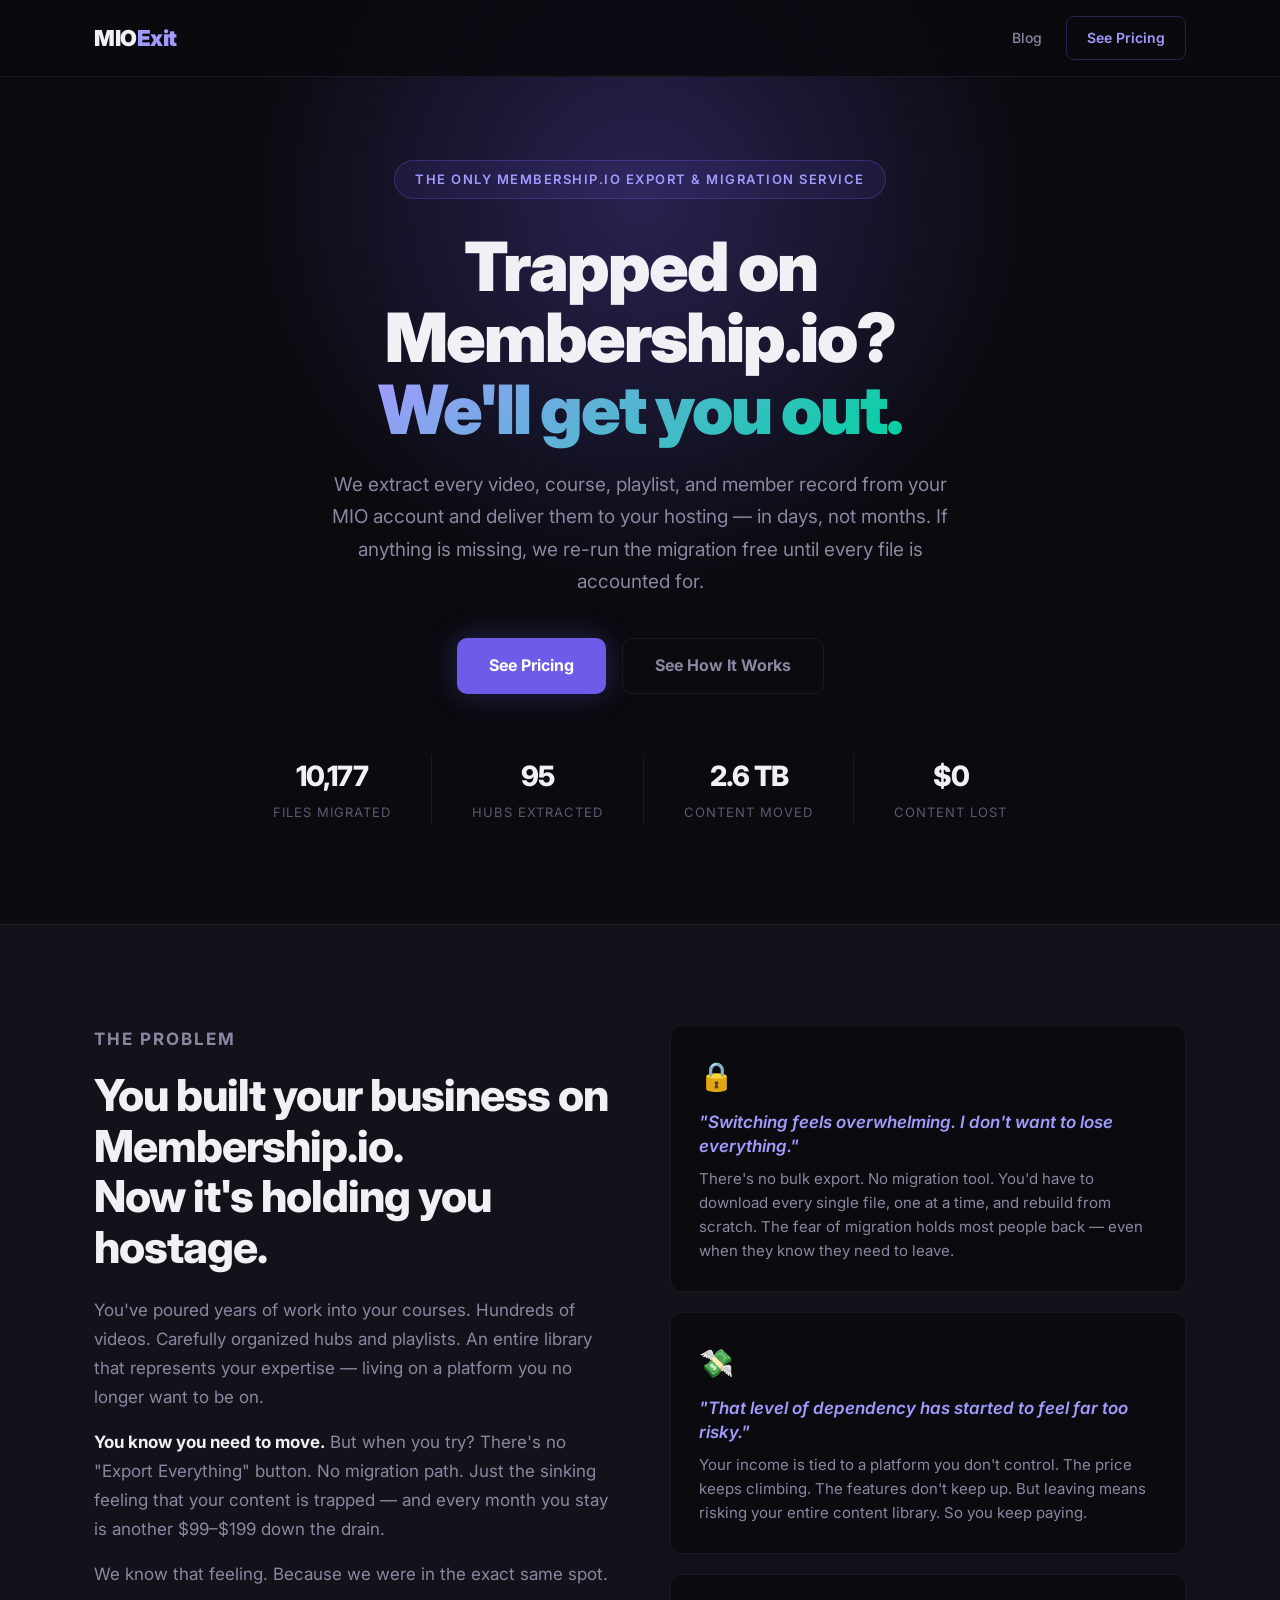
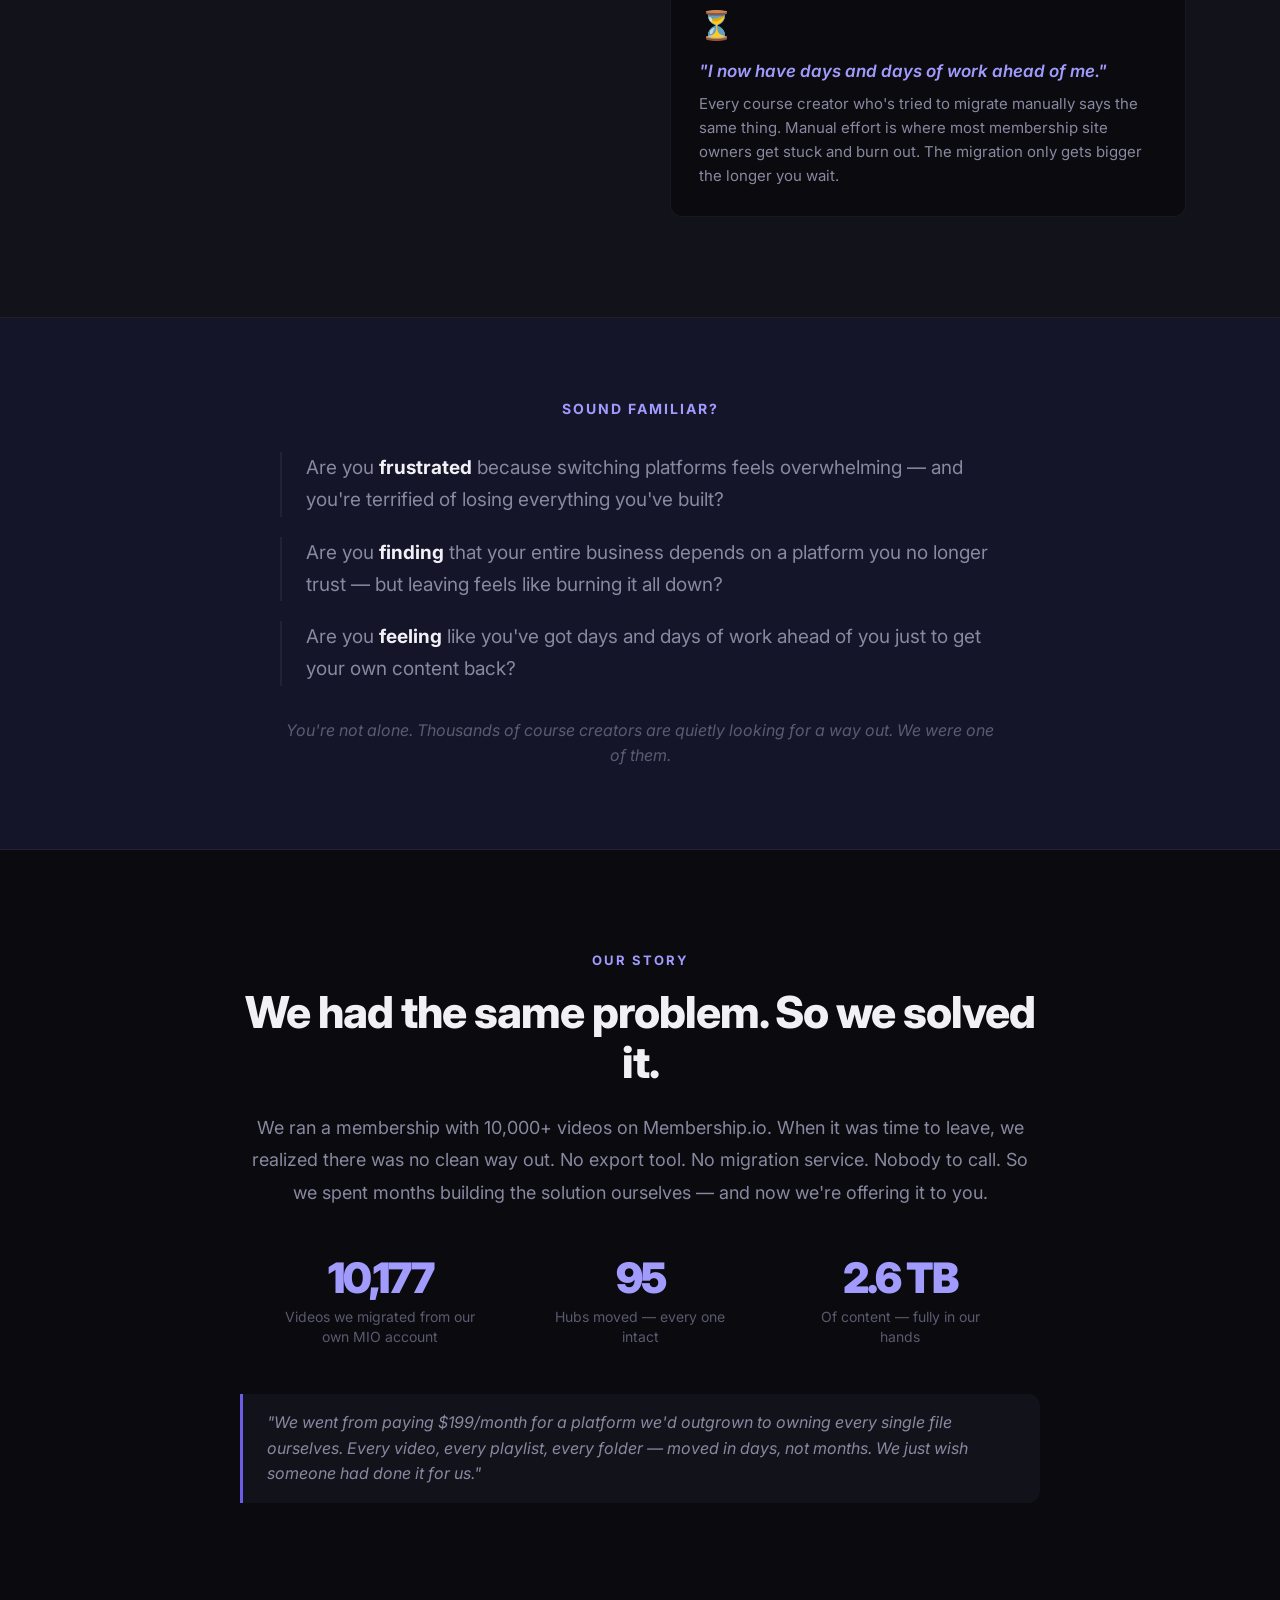
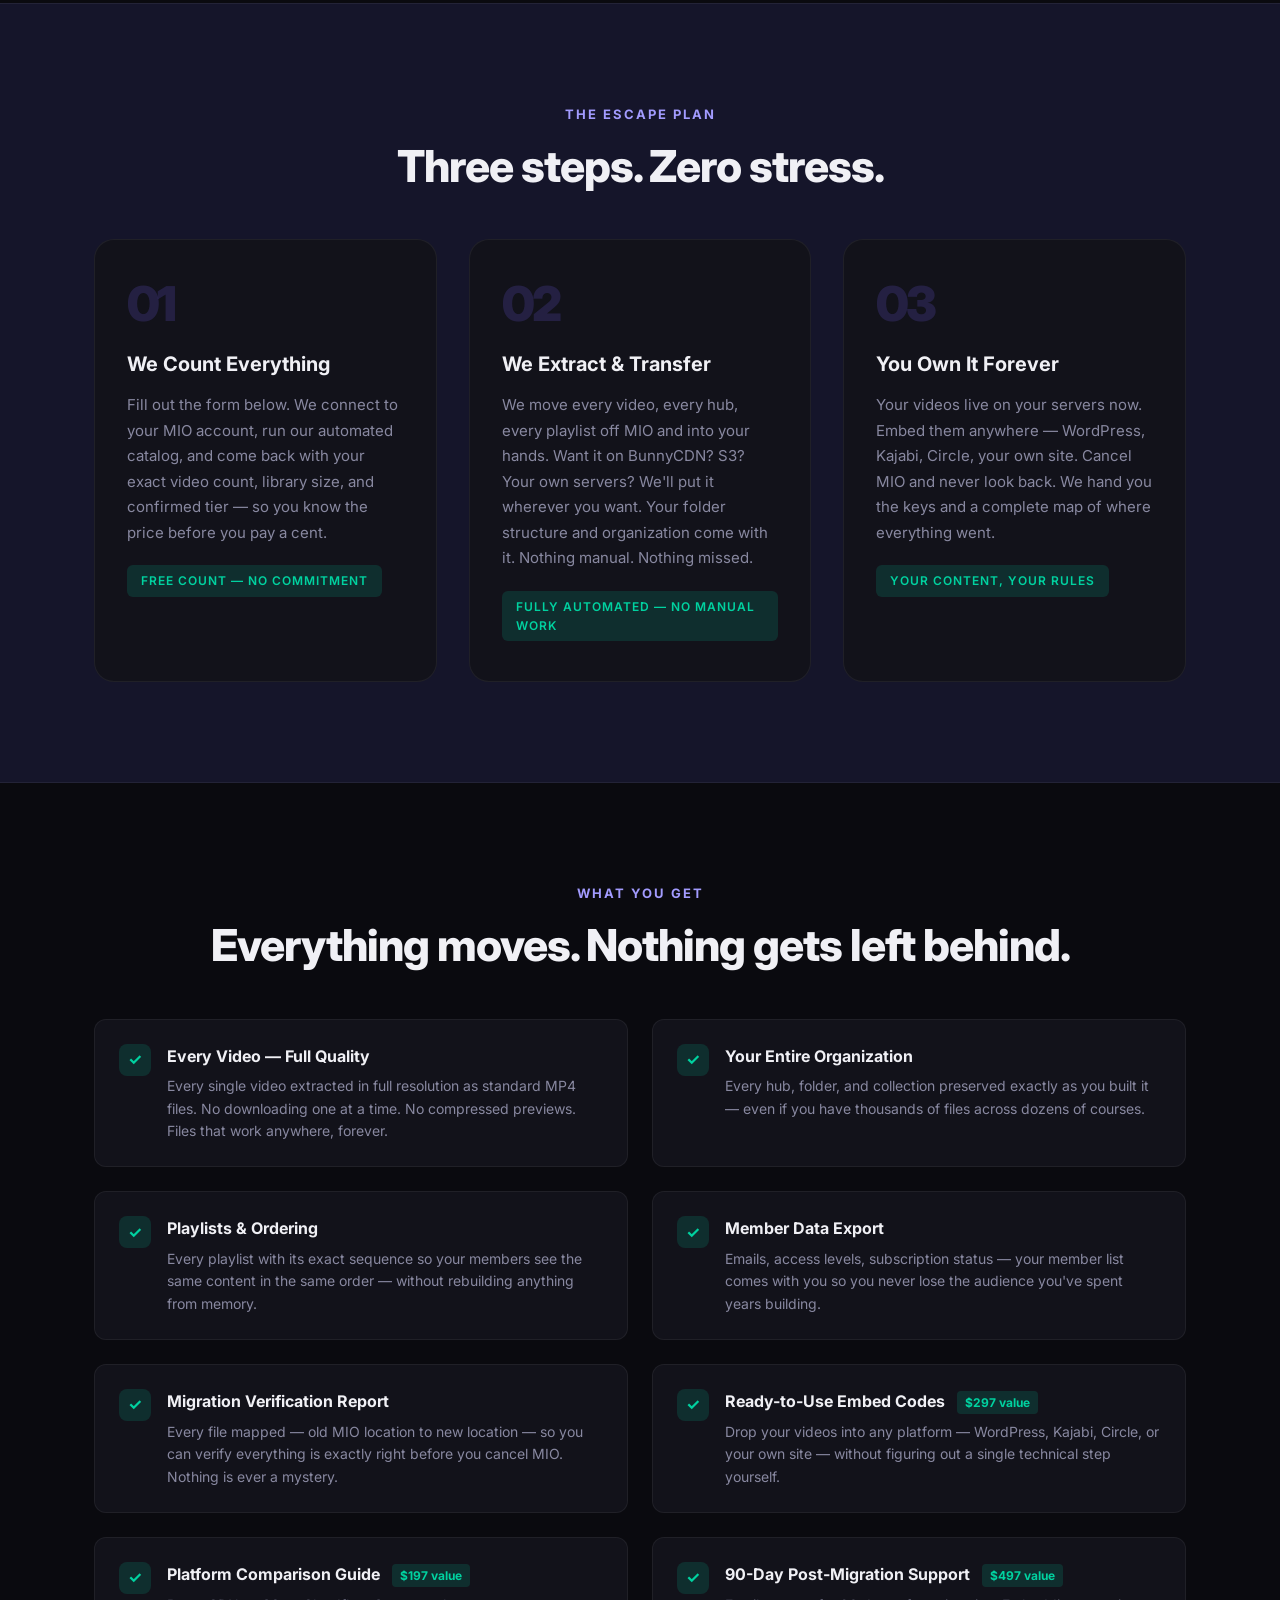
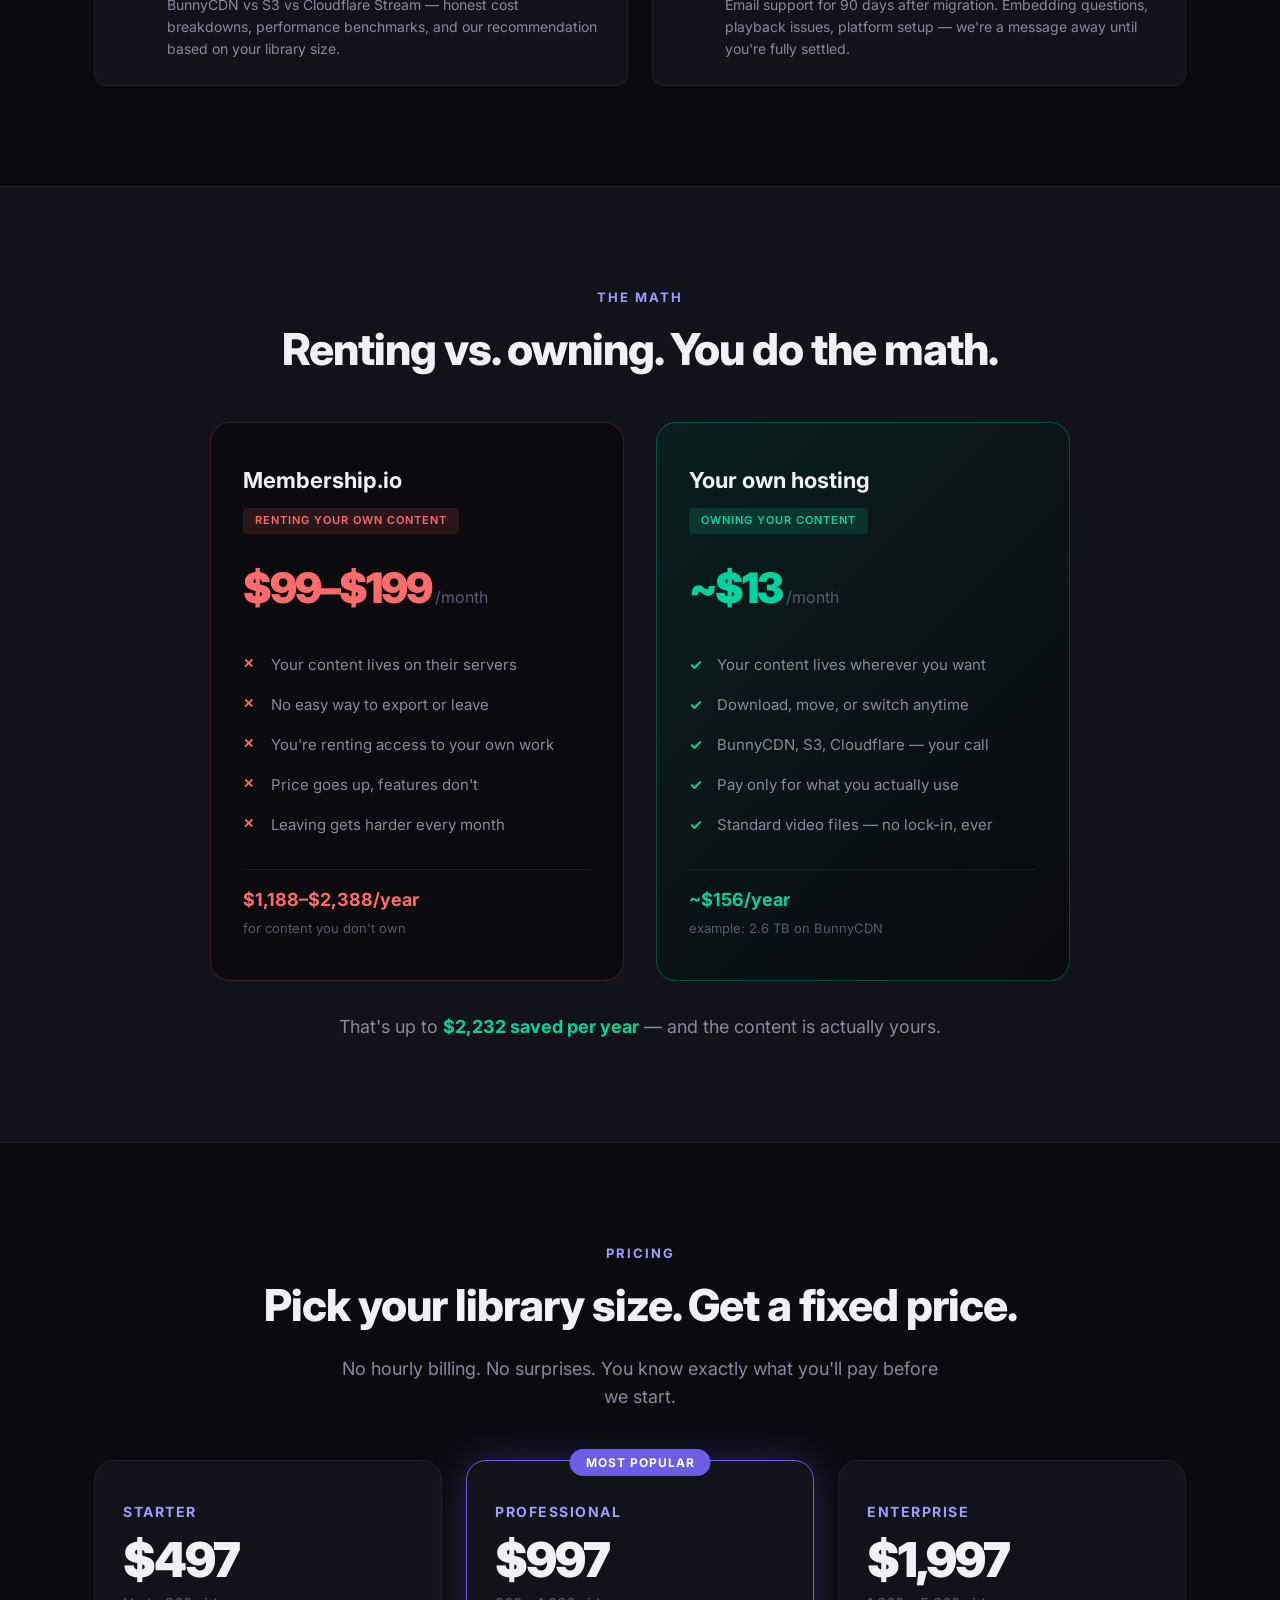
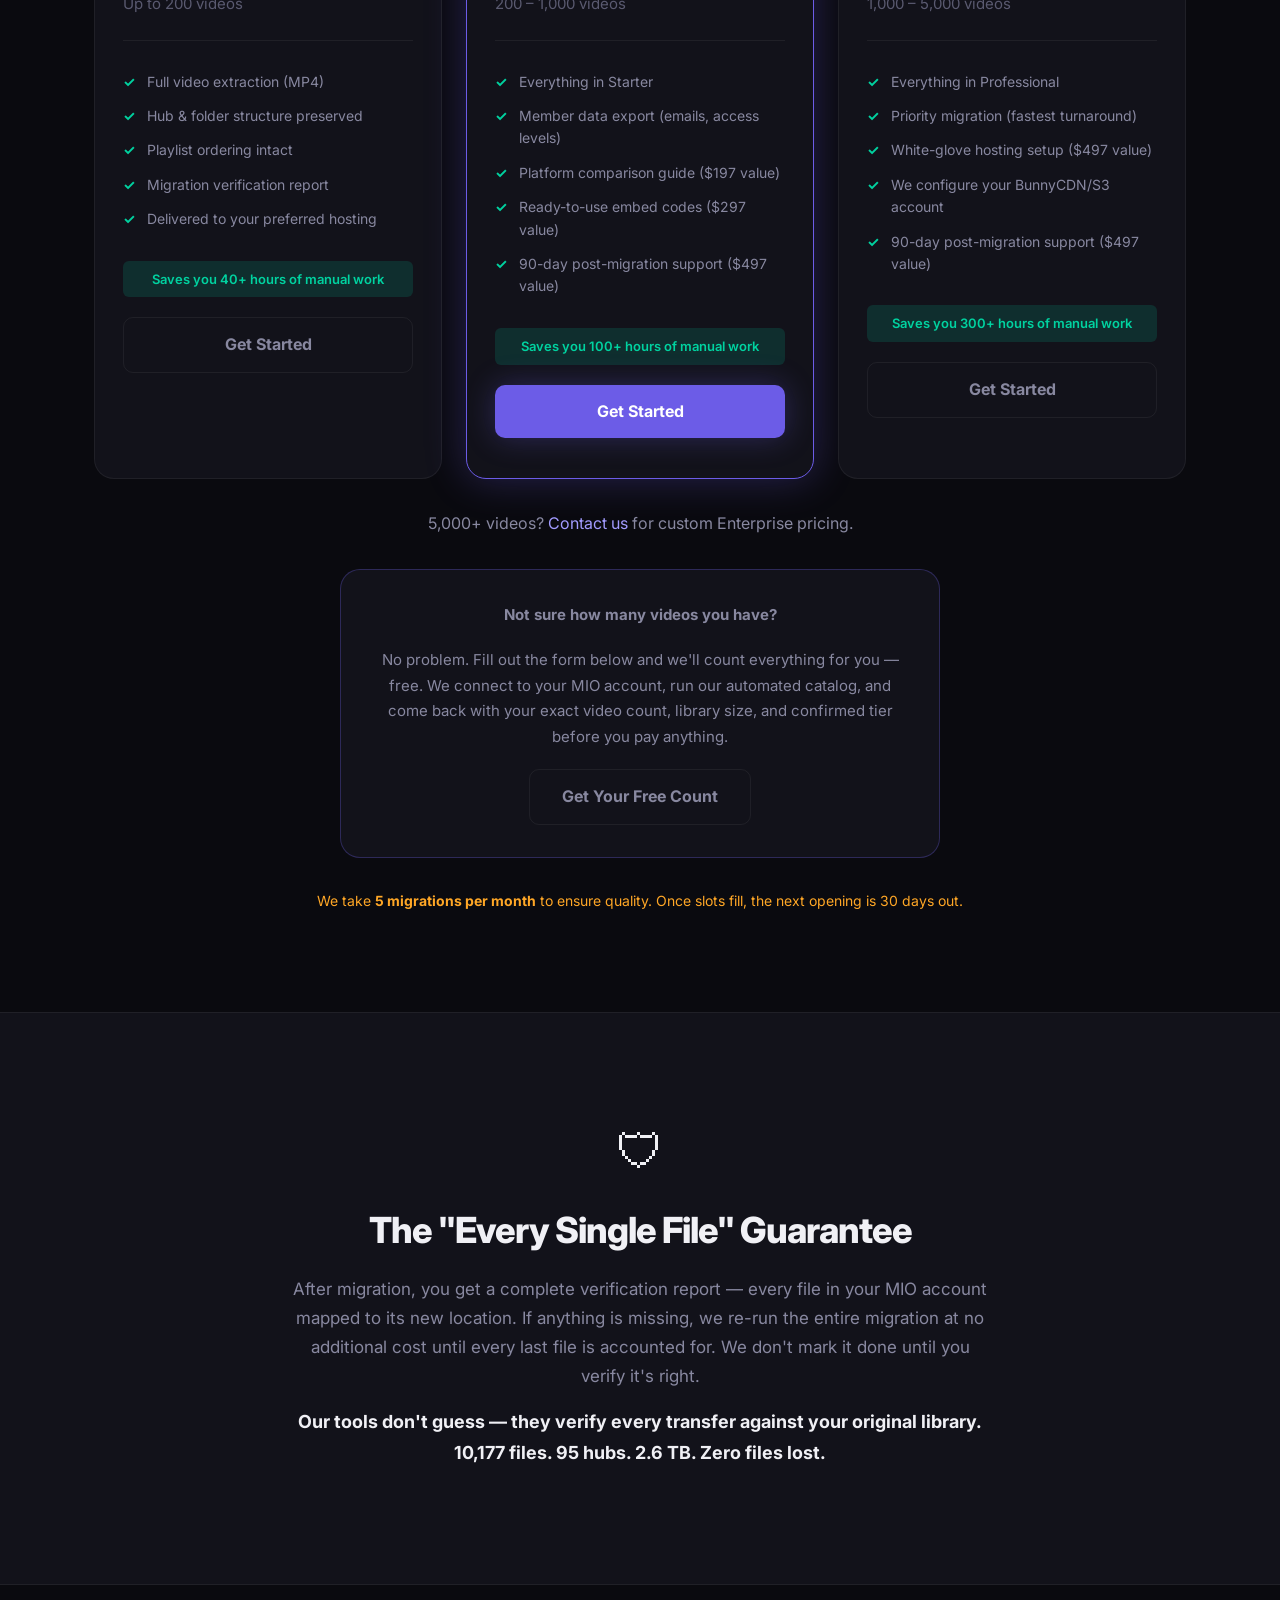
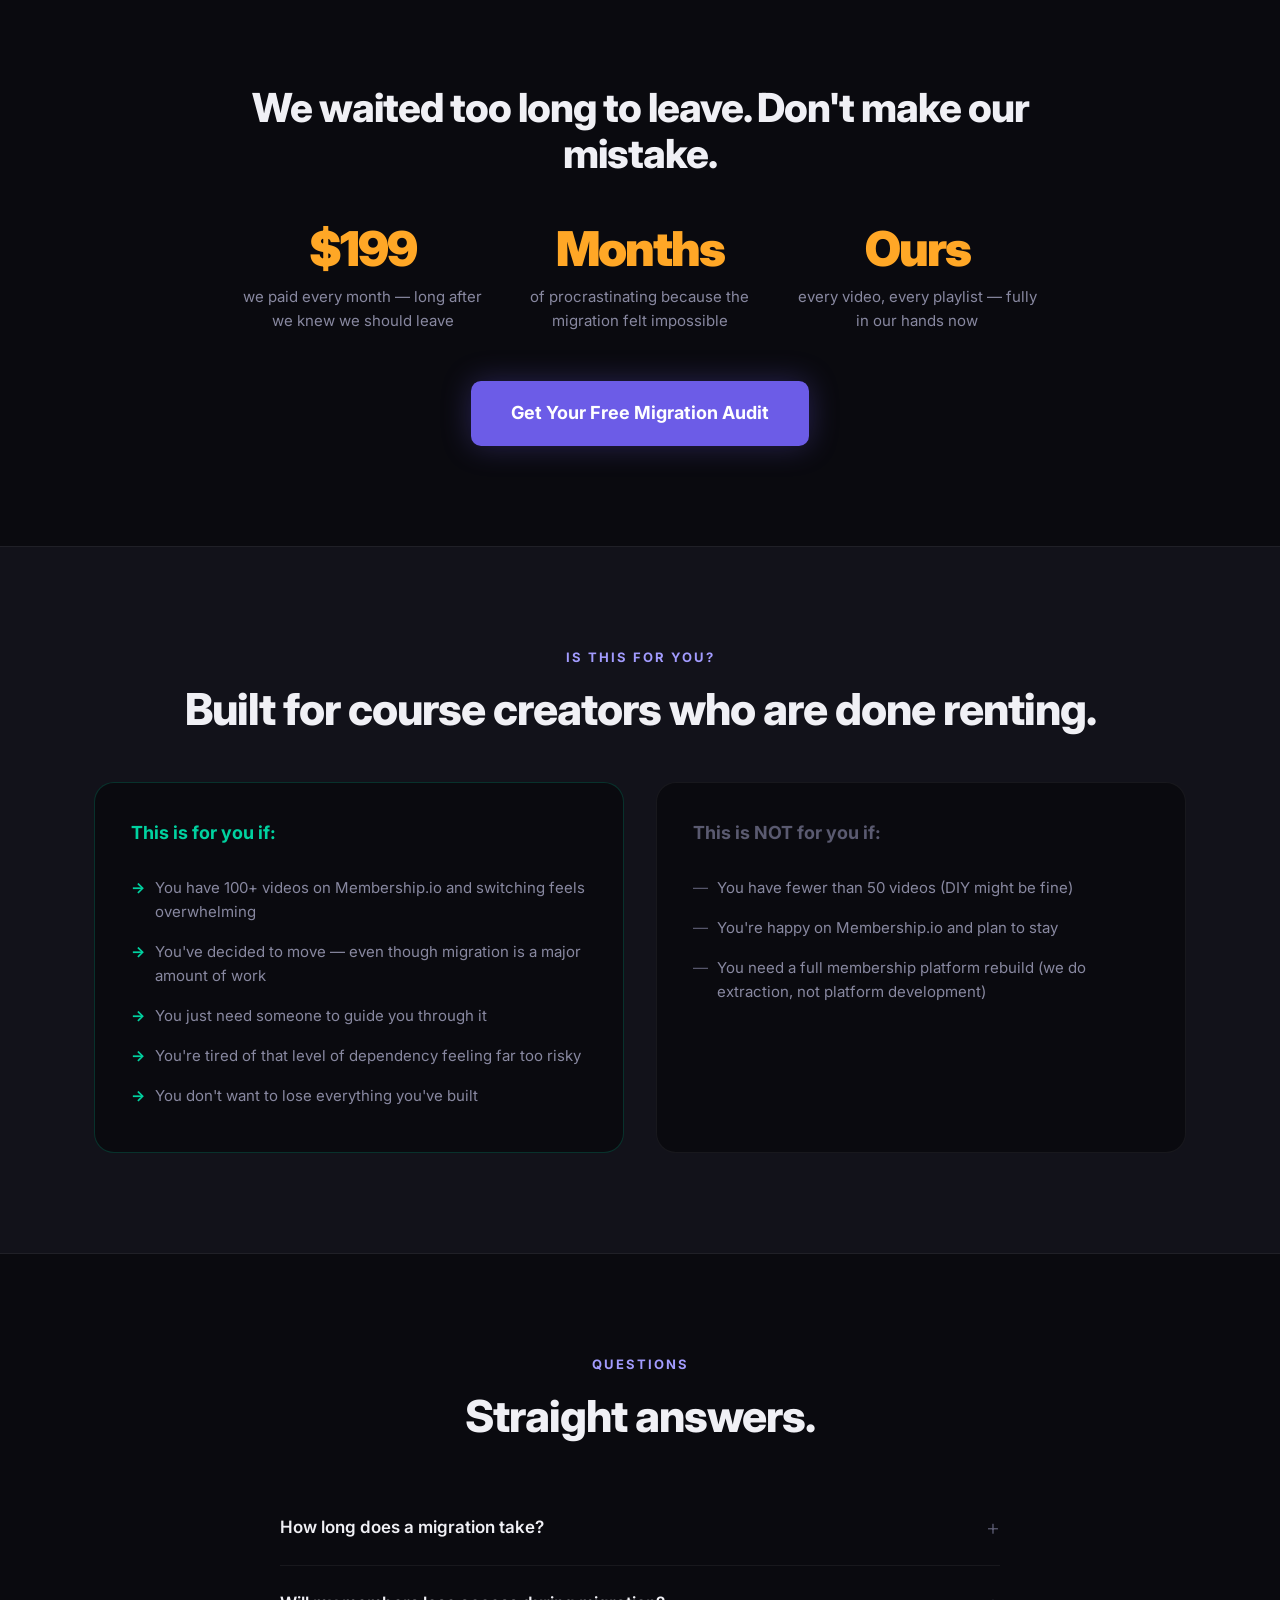
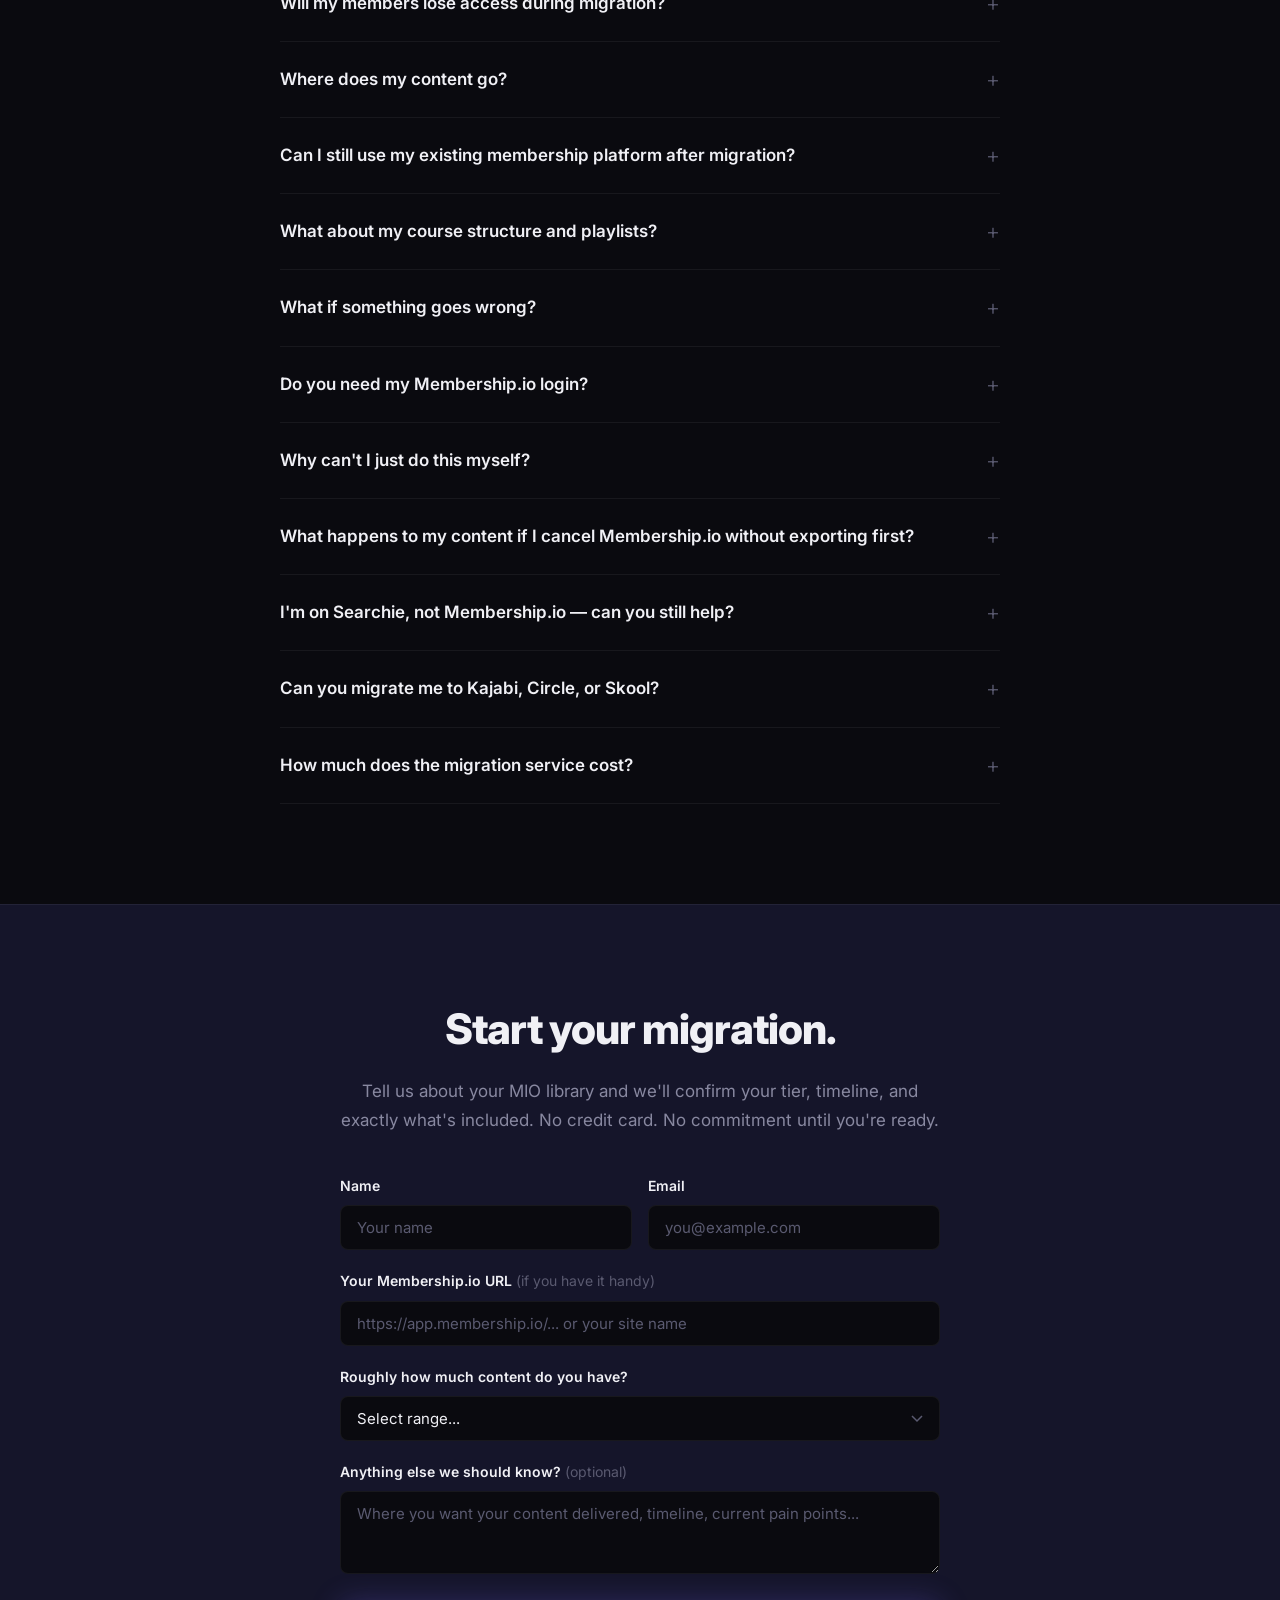
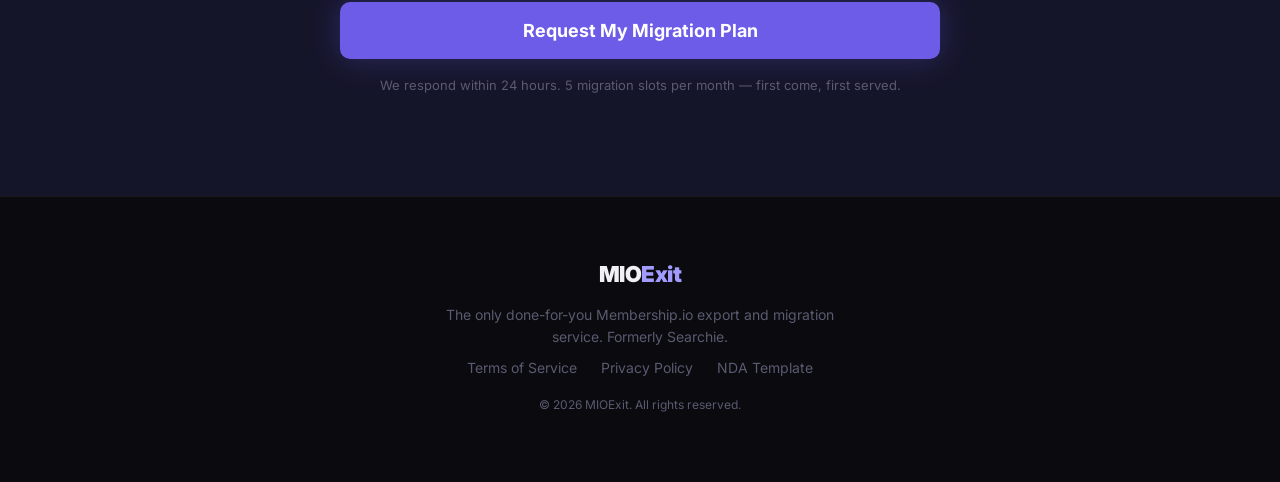
<file: index.html>
<!DOCTYPE html>
<html lang="en">
<head>
  <meta charset="UTF-8">
  <meta name="viewport" content="width=device-width, initial-scale=1.0">
  <title>Membership.io Migration Service — Export All Your Videos, Files &amp; Members | MIOExit</title>
  <meta name="description" content="Done-for-you Membership.io export and migration service. We extract every video, course, playlist, and member record from your MIO account — so you own your content. Free audit.">
  <meta name="keywords" content="membership.io export, membership.io migration, searchie export, searchie migration, export membership.io videos, leave membership.io, membership.io download content, membership.io download all files, move off membership.io, membership site migration service, how to leave membership.io">

  <!-- Open Graph -->
  <meta property="og:title" content="Membership.io Migration Service — Export All Your Videos, Files & Members">
  <meta property="og:description" content="The only done-for-you Membership.io migration service. We extract every video, course, and member from your MIO account. Free audit. Zero content lost.">
  <meta property="og:type" content="website">
  <meta property="og:locale" content="en_US">

  <!-- Canonical -->
  <link rel="canonical" href="https://mioexit.com/">

  <link rel="preconnect" href="https://fonts.googleapis.com">
  <link rel="preconnect" href="https://fonts.gstatic.com" crossorigin>
  <link href="https://fonts.googleapis.com/css2?family=Inter:wght@400;500;600;700;800;900&display=swap" rel="stylesheet">
  <link rel="stylesheet" href="styles.css">

  <!-- Structured Data: LocalBusiness + Service -->
  <script type="application/ld+json">
  {
    "@context": "https://schema.org",
    "@type": "Service",
    "name": "MIOExit — Membership.io Migration Service",
    "description": "Done-for-you migration service that exports all videos, courses, playlists, and member data from Membership.io (formerly Searchie) to your own hosting.",
    "provider": {
      "@type": "Organization",
      "name": "MIOExit"
    },
    "serviceType": "Data Migration",
    "areaServed": "Worldwide",
    "hasOfferCatalog": {
      "@type": "OfferCatalog",
      "name": "Migration Services",
      "itemListElement": [
        {
          "@type": "Offer",
          "itemOffered": {
            "@type": "Service",
            "name": "Free Migration Audit",
            "description": "Complete inventory of your Membership.io account — hubs, videos, playlists, and members cataloged with file counts and sizes."
          },
          "price": "0",
          "priceCurrency": "USD"
        }
      ]
    }
  }
  </script>

  <!-- Structured Data: FAQ -->
  <script type="application/ld+json">
  {
    "@context": "https://schema.org",
    "@type": "FAQPage",
    "mainEntity": [
      {
        "@type": "Question",
        "name": "How long does a Membership.io migration take?",
        "acceptedAnswer": {
          "@type": "Answer",
          "text": "Depends on library size. A 500-video library typically takes 2-3 days. Larger libraries (2,000+) take about a week. The audit itself takes 24 hours."
        }
      },
      {
        "@type": "Question",
        "name": "Where does my Membership.io content go after migration?",
        "acceptedAnswer": {
          "@type": "Answer",
          "text": "Wherever you want. Most clients choose BunnyCDN (fast, global, ~$13/mo for terabytes of video) but we can deliver to S3, Cloudflare, your own servers, or any storage you prefer. You get standard MP4 files that work everywhere."
        }
      },
      {
        "@type": "Question",
        "name": "Will my members lose access during the Membership.io migration?",
        "acceptedAnswer": {
          "@type": "Answer",
          "text": "No. We run the migration in parallel — your MIO account stays fully active until you're ready to switch. Zero downtime."
        }
      },
      {
        "@type": "Question",
        "name": "Can I export all my Membership.io videos at once?",
        "acceptedAnswer": {
          "@type": "Answer",
          "text": "Membership.io does not offer bulk export. You would have to download files one at a time. Our service automates the entire extraction — every video, playlist, folder, and member record — in days, not months."
        }
      },
      {
        "@type": "Question",
        "name": "What happens to my data if I cancel Membership.io?",
        "acceptedAnswer": {
          "@type": "Answer",
          "text": "According to Membership.io's own help docs, data cannot be retrieved once your account is cancelled. That's why you must export everything before cancelling — and that's exactly what our service does."
        }
      },
      {
        "@type": "Question",
        "name": "How much does a Membership.io migration cost?",
        "acceptedAnswer": {
          "@type": "Answer",
          "text": "Fixed pricing based on library size: $497 for up to 200 videos, $997 for 200-1,000 videos, $1,997 for 1,000-5,000 videos. No hourly billing, no surprises. Libraries over 5,000 videos get custom pricing."
        }
      },
      {
        "@type": "Question",
        "name": "Can you migrate Membership.io to Kajabi, Circle, or Skool?",
        "acceptedAnswer": {
          "@type": "Answer",
          "text": "We handle the extraction — getting your content out of MIO as standard MP4 files. From there, you can upload to any platform you choose, or we can deliver directly to video hosting like BunnyCDN, S3, or Cloudflare."
        }
      },
      {
        "@type": "Question",
        "name": "Do you need my Membership.io login?",
        "acceptedAnswer": {
          "@type": "Answer",
          "text": "We need admin access, but you never share your password. On MIO's Grow or Scale plan, you invite us as a team member — we get our own login, you remove us when done. On the Start plan, we use a secure one-time link that self-destructs after viewing. We never touch billing, delete anything, or modify your live content."
        }
      },
      {
        "@type": "Question",
        "name": "Does Searchie migration work the same as Membership.io migration?",
        "acceptedAnswer": {
          "@type": "Answer",
          "text": "Yes. Searchie rebranded to Membership.io in 2024. Our tools work with both. If your account is at app.membership.io or app.searchie.io, we can migrate your content."
        }
      }
    ]
  }
  </script>
</head>
<body>

  <!-- NAV -->
  <nav class="nav">
    <div class="nav-inner">
      <div class="nav-logo">MIO<span>Exit</span></div>
      <div class="nav-links">
        <a href="/blog/" class="nav-link">Blog</a>
        <a href="#pricing" class="nav-cta">See Pricing</a>
      </div>
    </div>
  </nav>

  <!-- HERO -->
  <header class="hero" id="top">
    <div class="hero-inner">
      <div class="hero-badge">The only Membership.io export &amp; migration service</div>
      <h1>Trapped on Membership.io?<br><span class="hero-accent">We'll get you out.</span></h1>
      <p class="hero-sub">We extract every video, course, playlist, and member record from your MIO account and deliver them to your hosting — in days, not months. If anything is missing, we re-run the migration free until every file is accounted for.</p>
      <div class="hero-actions">
        <a href="#pricing" class="btn btn-primary">See Pricing</a>
        <a href="#how" class="btn btn-ghost">See How It Works</a>
      </div>
      <div class="hero-proof">
        <div class="proof-stat">
          <strong>10,177</strong>
          <span>Files migrated</span>
        </div>
        <div class="proof-divider"></div>
        <div class="proof-stat">
          <strong>95</strong>
          <span>Hubs extracted</span>
        </div>
        <div class="proof-divider"></div>
        <div class="proof-stat">
          <strong>2.6 TB</strong>
          <span>Content moved</span>
        </div>
        <div class="proof-divider"></div>
        <div class="proof-stat">
          <strong>$0</strong>
          <span>Content lost</span>
        </div>
      </div>
    </div>
  </header>

  <!-- PROBLEM / STAKES -->
  <section class="stakes">
    <div class="container">
      <div class="stakes-grid">
        <div class="stakes-content">
          <p class="section-label">The problem</p>
          <h2>You built your business on Membership.io.<br>Now it's holding you hostage.</h2>
          <p>You've poured years of work into your courses. Hundreds of videos. Carefully organized hubs and playlists. An entire library that represents your expertise — living on a platform you no longer want to be on.</p>
          <p><strong>You know you need to move.</strong> But when you try? There's no "Export Everything" button. No migration path. Just the sinking feeling that your content is trapped — and every month you stay is another $99–$199 down the drain.</p>
          <p>We know that feeling. Because we were in the exact same spot.</p>
        </div>
        <div class="stakes-cards">
          <div class="pain-card">
            <div class="pain-icon">&#x1F512;</div>
            <h3>"Switching feels overwhelming. I don't want to lose everything."</h3>
            <p>There's no bulk export. No migration tool. You'd have to download every single file, one at a time, and rebuild from scratch. The fear of migration holds most people back — even when they know they need to leave.</p>
          </div>
          <div class="pain-card">
            <div class="pain-icon">&#x1F4B8;</div>
            <h3>"That level of dependency has started to feel far too risky."</h3>
            <p>Your income is tied to a platform you don't control. The price keeps climbing. The features don't keep up. But leaving means risking your entire content library. So you keep paying.</p>
          </div>
          <div class="pain-card">
            <div class="pain-icon">&#x23F3;</div>
            <h3>"I now have days and days of work ahead of me."</h3>
            <p>Every course creator who's tried to migrate manually says the same thing. Manual effort is where most membership site owners get stuck and burn out. The migration only gets bigger the longer you wait.</p>
          </div>
        </div>
      </div>
    </div>
  </section>

  <!-- VOICE OF CUSTOMER — "You" Magic Bullet Trick -->
  <section class="voc-strip">
    <div class="container">
      <div class="voc-inner">
        <p class="voc-lead">Sound familiar?</p>
        <div class="voc-bullets">
          <p>Are you <strong>frustrated</strong> because switching platforms feels overwhelming — and you're terrified of losing everything you've built?</p>
          <p>Are you <strong>finding</strong> that your entire business depends on a platform you no longer trust — but leaving feels like burning it all down?</p>
          <p>Are you <strong>feeling</strong> like you've got days and days of work ahead of you just to get your own content back?</p>
        </div>
        <p class="voc-kicker">You're not alone. Thousands of course creators are quietly looking for a way out. We were one of them.</p>
      </div>
    </div>
  </section>

  <!-- EMPATHY + GUIDE -->
  <section class="guide">
    <div class="container">
      <div class="guide-inner">
        <p class="section-label">Our story</p>
        <h2>We had the same problem. So we solved it.</h2>
        <p class="guide-lead">We ran a membership with 10,000+ videos on Membership.io. When it was time to leave, we realized there was no clean way out. No export tool. No migration service. Nobody to call. So we spent months building the solution ourselves — and now we're offering it to you.</p>
        <div class="guide-stats">
          <div class="guide-stat">
            <div class="stat-number">10,177</div>
            <div class="stat-label">Videos we migrated from our own MIO account</div>
          </div>
          <div class="guide-stat">
            <div class="stat-number">95</div>
            <div class="stat-label">Hubs moved — every one intact</div>
          </div>
          <div class="guide-stat">
            <div class="stat-number">2.6 TB</div>
            <div class="stat-label">Of content — fully in our hands</div>
          </div>
        </div>
        <div class="guide-quote">
          <blockquote>"We went from paying $199/month for a platform we'd outgrown to owning every single file ourselves. Every video, every playlist, every folder — moved in days, not months. We just wish someone had done it for us."</blockquote>
        </div>
      </div>
    </div>
  </section>

  <!-- THE PLAN -->
  <section class="plan" id="how">
    <div class="container">
      <p class="section-label">The escape plan</p>
      <h2>Three steps. Zero stress.</h2>
      <div class="plan-grid">
        <div class="plan-step">
          <div class="step-number">01</div>
          <h3>We Count Everything</h3>
          <p>Fill out the form below. We connect to your MIO account, run our automated catalog, and come back with your exact video count, library size, and confirmed tier — so you know the price before you pay a cent.</p>
          <div class="step-tag">Free count — no commitment</div>
        </div>
        <div class="plan-step">
          <div class="step-number">02</div>
          <h3>We Extract &amp; Transfer</h3>
          <p>We move every video, every hub, every playlist off MIO and into your hands. Want it on BunnyCDN? S3? Your own servers? We'll put it wherever you want. Your folder structure and organization come with it. Nothing manual. Nothing missed.</p>
          <div class="step-tag">Fully automated — no manual work</div>
        </div>
        <div class="plan-step">
          <div class="step-number">03</div>
          <h3>You Own It Forever</h3>
          <p>Your videos live on your servers now. Embed them anywhere — WordPress, Kajabi, Circle, your own site. Cancel MIO and never look back. We hand you the keys and a complete map of where everything went.</p>
          <div class="step-tag">Your content, your rules</div>
        </div>
      </div>
    </div>
  </section>

  <!-- WHAT'S INCLUDED — Benefit Magic Bullet Trick -->
  <section class="included">
    <div class="container">
      <p class="section-label">What you get</p>
      <h2>Everything moves. Nothing gets left behind.</h2>
      <div class="included-grid">
        <div class="included-item">
          <div class="check">&#x2713;</div>
          <div>
            <h4>Every Video — Full Quality</h4>
            <p>Every single video extracted in full resolution as standard MP4 files. No downloading one at a time. No compressed previews. Files that work anywhere, forever.</p>
          </div>
        </div>
        <div class="included-item">
          <div class="check">&#x2713;</div>
          <div>
            <h4>Your Entire Organization</h4>
            <p>Every hub, folder, and collection preserved exactly as you built it — even if you have thousands of files across dozens of courses.</p>
          </div>
        </div>
        <div class="included-item">
          <div class="check">&#x2713;</div>
          <div>
            <h4>Playlists &amp; Ordering</h4>
            <p>Every playlist with its exact sequence so your members see the same content in the same order — without rebuilding anything from memory.</p>
          </div>
        </div>
        <div class="included-item">
          <div class="check">&#x2713;</div>
          <div>
            <h4>Member Data Export</h4>
            <p>Emails, access levels, subscription status — your member list comes with you so you never lose the audience you've spent years building.</p>
          </div>
        </div>
        <div class="included-item">
          <div class="check">&#x2713;</div>
          <div>
            <h4>Migration Verification Report</h4>
            <p>Every file mapped — old MIO location to new location — so you can verify everything is exactly right before you cancel MIO. Nothing is ever a mystery.</p>
          </div>
        </div>
        <div class="included-item">
          <div class="check">&#x2713;</div>
          <div>
            <h4>Ready-to-Use Embed Codes <span class="bonus-value">$297 value</span></h4>
            <p>Drop your videos into any platform — WordPress, Kajabi, Circle, or your own site — without figuring out a single technical step yourself.</p>
          </div>
        </div>
        <div class="included-item">
          <div class="check">&#x2713;</div>
          <div>
            <h4>Platform Comparison Guide <span class="bonus-value">$197 value</span></h4>
            <p>BunnyCDN vs S3 vs Cloudflare Stream — honest cost breakdowns, performance benchmarks, and our recommendation based on your library size.</p>
          </div>
        </div>
        <div class="included-item">
          <div class="check">&#x2713;</div>
          <div>
            <h4>90-Day Post-Migration Support <span class="bonus-value">$497 value</span></h4>
            <p>Email support for 90 days after migration. Embedding questions, playback issues, platform setup — we're a message away until you're fully settled.</p>
          </div>
        </div>
      </div>
    </div>
  </section>

  <!-- COST COMPARISON -->
  <section class="comparison">
    <div class="container">
      <p class="section-label">The math</p>
      <h2>Renting vs. owning. You do the math.</h2>
      <div class="comparison-grid">
        <div class="comp-card comp-old">
          <div class="comp-header">
            <h3>Membership.io</h3>
            <div class="comp-badge-bad">Renting your own content</div>
          </div>
          <div class="comp-price">
            <span class="price-amount">$99–$199</span>
            <span class="price-period">/month</span>
          </div>
          <ul class="comp-list">
            <li class="comp-negative">Your content lives on their servers</li>
            <li class="comp-negative">No easy way to export or leave</li>
            <li class="comp-negative">You're renting access to your own work</li>
            <li class="comp-negative">Price goes up, features don't</li>
            <li class="comp-negative">Leaving gets harder every month</li>
          </ul>
          <div class="comp-annual">
            <strong>$1,188–$2,388/year</strong>
            <span>for content you don't own</span>
          </div>
        </div>
        <div class="comp-card comp-new">
          <div class="comp-header">
            <h3>Your own hosting</h3>
            <div class="comp-badge-good">Owning your content</div>
          </div>
          <div class="comp-price">
            <span class="price-amount">~$13</span>
            <span class="price-period">/month</span>
          </div>
          <ul class="comp-list">
            <li class="comp-positive">Your content lives wherever you want</li>
            <li class="comp-positive">Download, move, or switch anytime</li>
            <li class="comp-positive">BunnyCDN, S3, Cloudflare — your call</li>
            <li class="comp-positive">Pay only for what you actually use</li>
            <li class="comp-positive">Standard video files — no lock-in, ever</li>
          </ul>
          <div class="comp-annual">
            <strong>~$156/year</strong>
            <span>example: 2.6 TB on BunnyCDN</span>
          </div>
        </div>
      </div>
      <p class="comparison-note">That's up to <strong>$2,232 saved per year</strong> — and the content is actually yours.</p>
    </div>
  </section>

  <!-- PRICING -->
  <section class="pricing" id="pricing">
    <div class="container">
      <p class="section-label">Pricing</p>
      <h2>Pick your library size. Get a fixed price.</h2>
      <p class="pricing-sub">No hourly billing. No surprises. You know exactly what you'll pay before we start.</p>
      <div class="pricing-grid">
        <div class="pricing-card">
          <div class="pricing-tier">Starter</div>
          <div class="pricing-amount">$497</div>
          <div class="pricing-range">Up to 200 videos</div>
          <ul class="pricing-features">
            <li>Full video extraction (MP4)</li>
            <li>Hub &amp; folder structure preserved</li>
            <li>Playlist ordering intact</li>
            <li>Migration verification report</li>
            <li>Delivered to your preferred hosting</li>
          </ul>
          <div class="pricing-save">Saves you 40+ hours of manual work</div>
          <a href="/checkout.html?tier=starter" class="btn btn-ghost btn-full">Get Started</a>
        </div>
        <div class="pricing-card pricing-popular">
          <div class="pricing-badge">Most popular</div>
          <div class="pricing-tier">Professional</div>
          <div class="pricing-amount">$997</div>
          <div class="pricing-range">200 – 1,000 videos</div>
          <ul class="pricing-features">
            <li>Everything in Starter</li>
            <li>Member data export (emails, access levels)</li>
            <li>Platform comparison guide ($197 value)</li>
            <li>Ready-to-use embed codes ($297 value)</li>
            <li>90-day post-migration support ($497 value)</li>
          </ul>
          <div class="pricing-save">Saves you 100+ hours of manual work</div>
          <a href="/checkout.html?tier=professional" class="btn btn-primary btn-full">Get Started</a>
        </div>
        <div class="pricing-card">
          <div class="pricing-tier">Enterprise</div>
          <div class="pricing-amount">$1,997</div>
          <div class="pricing-range">1,000 – 5,000 videos</div>
          <ul class="pricing-features">
            <li>Everything in Professional</li>
            <li>Priority migration (fastest turnaround)</li>
            <li>White-glove hosting setup ($497 value)</li>
            <li>We configure your BunnyCDN/S3 account</li>
            <li>90-day post-migration support ($497 value)</li>
          </ul>
          <div class="pricing-save">Saves you 300+ hours of manual work</div>
          <a href="/checkout.html?tier=enterprise" class="btn btn-ghost btn-full">Get Started</a>
        </div>
      </div>
      <p class="pricing-note">5,000+ videos? <a href="#audit">Contact us</a> for custom Enterprise pricing.</p>
      <div class="pricing-unsure">
        <p class="pricing-unsure-lead">Not sure how many videos you have?</p>
        <p>No problem. Fill out the form below and we'll count everything for you — free. We connect to your MIO account, run our automated catalog, and come back with your exact video count, library size, and confirmed tier before you pay anything.</p>
        <a href="#audit" class="btn btn-ghost">Get Your Free Count</a>
      </div>
      <p class="pricing-capacity">We take <strong>5 migrations per month</strong> to ensure quality. Once slots fill, the next opening is 30 days out.</p>
    </div>
  </section>

  <!-- GUARANTEE -->
  <section class="guarantee">
    <div class="container">
      <div class="guarantee-inner">
        <div class="guarantee-icon">&#x1F6E1;</div>
        <h2>The "Every Single File" Guarantee</h2>
        <p>After migration, you get a complete verification report — every file in your MIO account mapped to its new location. If anything is missing, we re-run the entire migration at no additional cost until every last file is accounted for. We don't mark it done until you verify it's right.</p>
        <p class="guarantee-bold">Our tools don't guess — they verify every transfer against your original library. 10,177 files. 95 hubs. 2.6 TB. Zero files lost.</p>
      </div>
    </div>
  </section>

  <!-- FAILURE / URGENCY -->
  <section class="urgency">
    <div class="container">
      <div class="urgency-inner">
        <h2>We waited too long to leave. Don't make our mistake.</h2>
        <div class="urgency-grid">
          <div class="urgency-item">
            <div class="urgency-num">$199</div>
            <p>we paid every month — long after we knew we should leave</p>
          </div>
          <div class="urgency-item">
            <div class="urgency-num">Months</div>
            <p>of procrastinating because the migration felt impossible</p>
          </div>
          <div class="urgency-item">
            <div class="urgency-num">Ours</div>
            <p>every video, every playlist — fully in our hands now</p>
          </div>
        </div>
        <a href="#audit" class="btn btn-primary btn-large">Get Your Free Migration Audit</a>
      </div>
    </div>
  </section>

  <!-- WHO THIS IS FOR -->
  <section class="for-who">
    <div class="container">
      <p class="section-label">Is this for you?</p>
      <h2>Built for course creators who are done renting.</h2>
      <div class="for-grid">
        <div class="for-card for-yes">
          <h3>This is for you if:</h3>
          <ul>
            <li>You have 100+ videos on Membership.io and switching feels overwhelming</li>
            <li>You've decided to move — even though migration is a major amount of work</li>
            <li>You just need someone to guide you through it</li>
            <li>You're tired of that level of dependency feeling far too risky</li>
            <li>You don't want to lose everything you've built</li>
          </ul>
        </div>
        <div class="for-card for-no">
          <h3>This is NOT for you if:</h3>
          <ul>
            <li>You have fewer than 50 videos (DIY might be fine)</li>
            <li>You're happy on Membership.io and plan to stay</li>
            <li>You need a full membership platform rebuild (we do extraction, not platform development)</li>
          </ul>
        </div>
      </div>
    </div>
  </section>

  <!-- FAQ -->
  <section class="faq">
    <div class="container">
      <p class="section-label">Questions</p>
      <h2>Straight answers.</h2>
      <div class="faq-list">
        <details class="faq-item">
          <summary>How long does a migration take?</summary>
          <p>Depends on library size. A 500-video library typically takes 2-3 days. Larger libraries (2,000+) take about a week. The audit itself takes 24 hours.</p>
        </details>
        <details class="faq-item">
          <summary>Will my members lose access during migration?</summary>
          <p>No. We run the migration in parallel — your MIO account stays fully active until you're ready to switch. Zero downtime.</p>
        </details>
        <details class="faq-item">
          <summary>Where does my content go?</summary>
          <p>Wherever you want. Most clients choose BunnyCDN (fast, global, ~$13/mo for terabytes of video) but we can deliver to S3, Cloudflare, your own servers, or any storage you prefer. You get standard MP4 files — they work everywhere.</p>
        </details>
        <details class="faq-item">
          <summary>Can I still use my existing membership platform after migration?</summary>
          <p>Yes. Your videos become standard embeddable files that work with any platform — WordPress, Kajabi, Circle, custom sites, or anything that accepts iframe embeds. You're just hosting them on your terms instead of MIO's.</p>
        </details>
        <details class="faq-item">
          <summary>What about my course structure and playlists?</summary>
          <p>Preserved completely. We recreate your hub/folder hierarchy and document every playlist with exact file ordering. Nothing is lost. You get a complete map of your entire library.</p>
        </details>
        <details class="faq-item">
          <summary>What if something goes wrong?</summary>
          <p>Your original content stays on MIO untouched throughout the migration. We copy — we never delete. You only cancel MIO when you've verified everything is exactly where you want it.</p>
        </details>
        <details class="faq-item">
          <summary>Do you need my Membership.io login?</summary>
          <p>We need admin access to catalog and extract your content — but you never share your password. If you're on MIO's Grow or Scale plan, you simply invite us as a team member. We get our own login, you remove us the moment migration is complete. If you're on the Start plan (which doesn't support team members), we'll send you a secure one-time link to share credentials — it self-destructs after we view it, and you change your password when we're done. Either way, we never touch your billing, delete anything, or modify your live content.</p>
        </details>
        <details class="faq-item">
          <summary>Why can't I just do this myself?</summary>
          <p>Technically, you can — the same way you could move houses without a moving company. MIO doesn't give you a bulk export. There's no "download everything" button. You'd be downloading files one at a time, rebuilding your folder structure from memory, and hoping you didn't miss anything. We spent months figuring out how to do this properly so you don't have to.</p>
        </details>
        <details class="faq-item">
          <summary>What happens to my content if I cancel Membership.io without exporting first?</summary>
          <p>It's gone. According to Membership.io's own help docs, data cannot be retrieved once your account is cancelled. That's why you need to export everything <em>before</em> you cancel — and that's exactly what our service does. We make sure every file is safely in your hands before you flip the switch.</p>
        </details>
        <details class="faq-item">
          <summary>I'm on Searchie, not Membership.io — can you still help?</summary>
          <p>Same platform, different name. Searchie rebranded to Membership.io in 2024. Our tools work with both. If your account is at app.membership.io or app.searchie.io, we've got you covered.</p>
        </details>
        <details class="faq-item">
          <summary>Can you migrate me to Kajabi, Circle, or Skool?</summary>
          <p>We handle the extraction — getting your content out of MIO and into your hands as standard files. From there, you can upload to any platform you choose. We can also deliver directly to video hosting (BunnyCDN, S3, Cloudflare) if you want to self-host and embed into whatever membership platform you land on.</p>
        </details>
        <details class="faq-item">
          <summary>How much does the migration service cost?</summary>
          <p>Fixed pricing based on library size: $497 for up to 200 videos, $997 for 200–1,000 videos, $1,997 for 1,000–5,000 videos. No hourly billing, no surprises. Libraries over 5,000 videos get custom pricing. <a href="#pricing">See full pricing details.</a></p>
        </details>
      </div>
    </div>
  </section>

  <!-- CTA / AUDIT FORM -->
  <section class="cta-section" id="audit">
    <div class="container">
      <div class="cta-inner">
        <h2>Start your migration.</h2>
        <p>Tell us about your MIO library and we'll confirm your tier, timeline, and exactly what's included. No credit card. No commitment until you're ready.</p>
        <form class="audit-form" id="auditForm">
          <div class="form-row">
            <div class="form-group">
              <label for="name">Name</label>
              <input type="text" id="name" name="name" placeholder="Your name" required>
            </div>
            <div class="form-group">
              <label for="email">Email</label>
              <input type="email" id="email" name="email" placeholder="you@example.com" required>
            </div>
          </div>
          <div class="form-group">
            <label for="mio-url">Your Membership.io URL <span class="optional">(if you have it handy)</span></label>
            <input type="text" id="mio-url" name="mio_url" placeholder="https://app.membership.io/... or your site name">
          </div>
          <div class="form-group">
            <label for="video-count">Roughly how much content do you have?</label>
            <select id="video-count" name="video_count" required>
              <option value="">Select range...</option>
              <option value="not-sure">Not sure — help me figure it out</option>
              <option value="50-200">50 – 200 videos</option>
              <option value="200-500">200 – 500 videos</option>
              <option value="500-1000">500 – 1,000 videos</option>
              <option value="1000-5000">1,000 – 5,000 videos</option>
              <option value="5000+">5,000+ videos</option>
            </select>
          </div>
          <div class="form-group">
            <label for="notes">Anything else we should know? <span class="optional">(optional)</span></label>
            <textarea id="notes" name="notes" rows="3" placeholder="Where you want your content delivered, timeline, current pain points..."></textarea>
          </div>
          <button type="submit" class="btn btn-primary btn-large btn-full">Request My Migration Plan</button>
          <p class="form-disclaimer">We respond within 24 hours. 5 migration slots per month — first come, first served.</p>
        </form>
      </div>
    </div>
  </section>

  <!-- FOOTER -->
  <footer class="footer">
    <div class="container">
      <div class="footer-inner">
        <div class="nav-logo">MIO<span>Exit</span></div>
        <p>The only done-for-you Membership.io export and migration service. Formerly Searchie.</p>
        <div class="footer-links">
          <a href="/terms.html">Terms of Service</a>
          <a href="/privacy.html">Privacy Policy</a>
          <a href="/nda.html">NDA Template</a>
        </div>
        <p class="footer-copy">&copy; 2026 MIOExit. All rights reserved.</p>
      </div>
    </div>
  </footer>

  <script>
    // Smooth scroll for anchor links
    document.querySelectorAll('a[href^="#"]').forEach(anchor => {
      anchor.addEventListener('click', function (e) {
        e.preventDefault();
        const target = document.querySelector(this.getAttribute('href'));
        if (target) {
          target.scrollIntoView({ behavior: 'smooth', block: 'start' });
        }
      });
    });

    // Form submission — POST to MIOExit API
    const API_BASE = 'https://api.mioexit.com';

    document.getElementById('auditForm').addEventListener('submit', function(e) {
      e.preventDefault();
      const btn = this.querySelector('button[type="submit"]');
      const originalText = btn.textContent;
      btn.textContent = 'Sending...';
      btn.disabled = true;

      // Collect UTM params from URL
      const params = new URLSearchParams(window.location.search);

      const payload = {
        name: this.name.value,
        email: this.email.value,
        mio_url: this.mio_url.value,
        video_count: this.video_count.value,
        notes: this.notes.value,
        referrer: document.referrer,
        utm_source: params.get('utm_source') || '',
        utm_medium: params.get('utm_medium') || '',
        utm_campaign: params.get('utm_campaign') || '',
        utm_term: params.get('utm_term') || '',
        utm_content: params.get('utm_content') || '',
      };

      fetch(API_BASE + '/api/leads', {
        method: 'POST',
        headers: { 'Content-Type': 'application/json' },
        body: JSON.stringify(payload),
      })
        .then(res => {
          if (!res.ok) return res.json().then(d => Promise.reject(d));
          return res.json();
        })
        .then(() => {
          btn.textContent = 'Audit Requested!';
          btn.classList.add('btn-success');
          this.reset();
        })
        .catch(err => {
          console.error('Form error:', err);
          btn.textContent = originalText;
          btn.disabled = false;
          alert('Something went wrong. Please try again or email us at migrate@mioexit.com');
        });
    });

    // FAQ toggle accessibility
    document.querySelectorAll('.faq-item summary').forEach(summary => {
      summary.addEventListener('keydown', (e) => {
        if (e.key === 'Enter' || e.key === ' ') {
          e.preventDefault();
          summary.click();
        }
      });
    });
  </script>

</body>
</html>
</file>
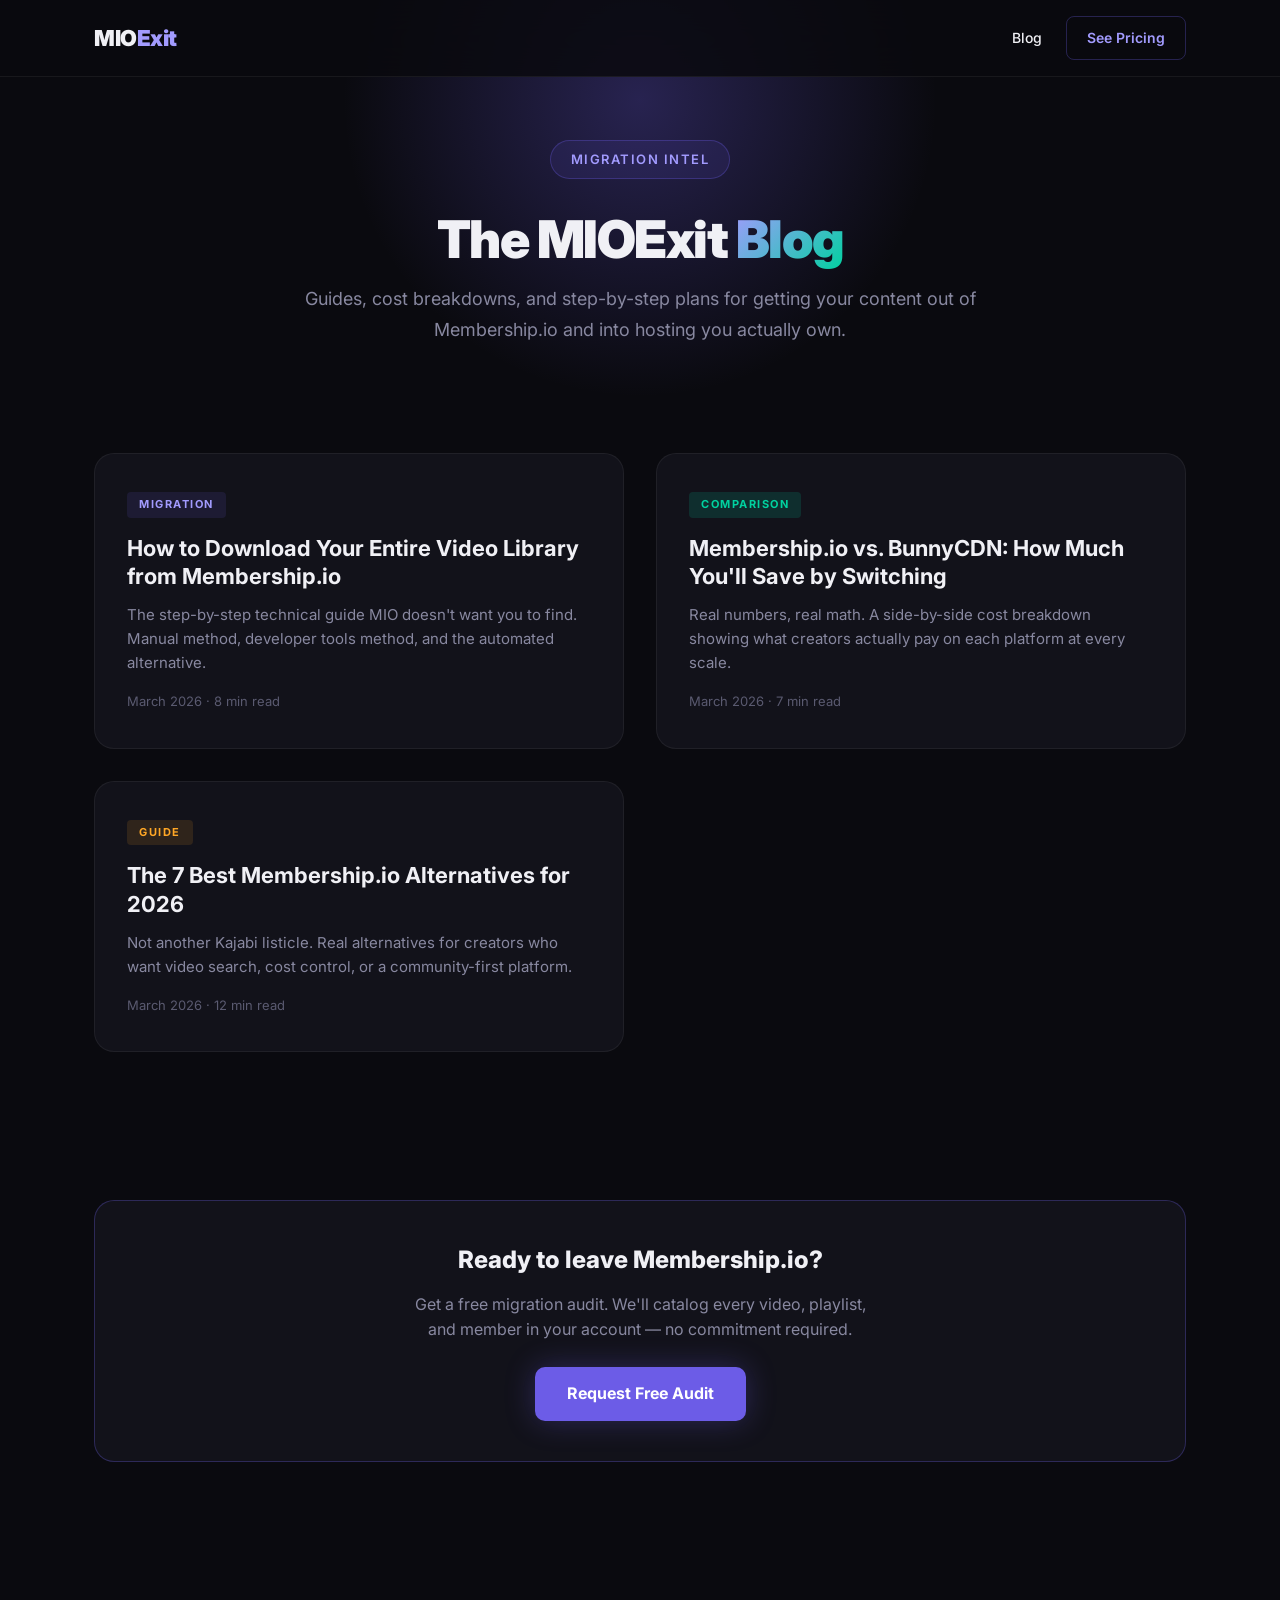
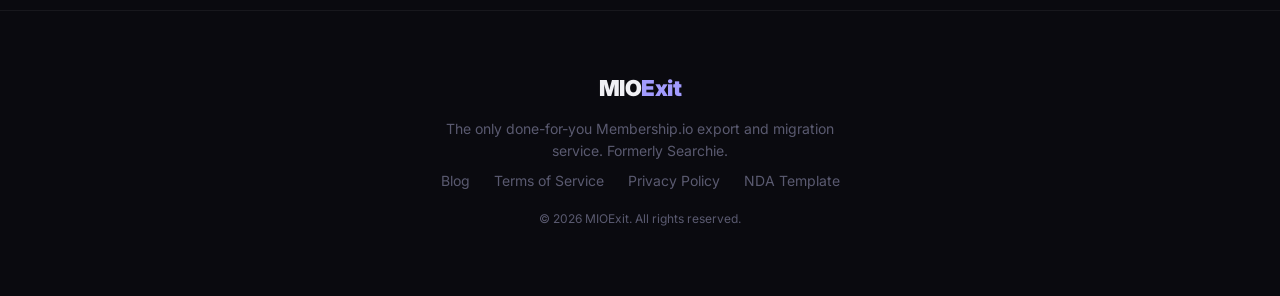
<file: blog/index.html>
<!DOCTYPE html>
<html lang="en">
<head>
  <meta charset="UTF-8">
  <meta name="viewport" content="width=device-width, initial-scale=1.0">
  <title>Blog — MIOExit | Membership.io Migration Guides & Tips</title>
  <meta name="description" content="Guides, tutorials, and cost comparisons for leaving Membership.io (Searchie). Learn how to download your videos, compare hosting alternatives, and plan your migration.">
  <meta name="keywords" content="membership.io migration, searchie alternative, download searchie videos, membership.io vs bunnycdn, leave membership.io, course platform migration">

  <!-- Open Graph -->
  <meta property="og:title" content="MIOExit Blog — Membership.io Migration Guides">
  <meta property="og:description" content="Guides, tutorials, and cost comparisons for creators leaving Membership.io.">
  <meta property="og:type" content="website">
  <meta property="og:url" content="https://mioexit.com/blog/">
  <meta property="og:locale" content="en_US">

  <link rel="canonical" href="https://mioexit.com/blog/">

  <link rel="preconnect" href="https://fonts.googleapis.com">
  <link rel="preconnect" href="https://fonts.gstatic.com" crossorigin>
  <link href="https://fonts.googleapis.com/css2?family=Inter:wght@400;500;600;700;800;900&display=swap" rel="stylesheet">
  <link rel="stylesheet" href="../styles.css">
</head>
<body>

  <!-- NAV -->
  <nav class="nav">
    <div class="nav-inner">
      <a href="/" style="text-decoration:none"><div class="nav-logo">MIO<span>Exit</span></div></a>
      <div class="nav-links">
        <a href="/blog/" class="nav-link" style="color:var(--text-primary)">Blog</a>
        <a href="/#pricing" class="nav-cta">See Pricing</a>
      </div>
    </div>
  </nav>

  <!-- BLOG HERO -->
  <header class="blog-hero">
    <div class="blog-hero-inner">
      <div class="hero-badge">Migration Intel</div>
      <h1>The MIOExit <span class="hero-accent">Blog</span></h1>
      <p>Guides, cost breakdowns, and step-by-step plans for getting your content out of Membership.io and into hosting you actually own.</p>
    </div>
  </header>

  <!-- BLOG LISTING -->
  <section style="padding-top:0">
    <div class="container">
      <div class="blog-grid">

        <a href="/blog/how-to-download-membership-io-videos.html" class="blog-card">
          <div class="blog-card-label blog-card-label--migration">Migration</div>
          <h3>How to Download Your Entire Video Library from Membership.io</h3>
          <p>The step-by-step technical guide MIO doesn't want you to find. Manual method, developer tools method, and the automated alternative.</p>
          <div class="blog-card-meta">March 2026 &middot; 8 min read</div>
        </a>

        <a href="/blog/membership-io-vs-bunnycdn-cost-comparison.html" class="blog-card">
          <div class="blog-card-label blog-card-label--comparison">Comparison</div>
          <h3>Membership.io vs. BunnyCDN: How Much You'll Save by Switching</h3>
          <p>Real numbers, real math. A side-by-side cost breakdown showing what creators actually pay on each platform at every scale.</p>
          <div class="blog-card-meta">March 2026 &middot; 7 min read</div>
        </a>

        <a href="/blog/best-membership-io-alternatives-2026.html" class="blog-card">
          <div class="blog-card-label blog-card-label--guide">Guide</div>
          <h3>The 7 Best Membership.io Alternatives for 2026</h3>
          <p>Not another Kajabi listicle. Real alternatives for creators who want video search, cost control, or a community-first platform.</p>
          <div class="blog-card-meta">March 2026 &middot; 12 min read</div>
        </a>

      </div>
    </div>
  </section>

  <!-- BLOG CTA -->
  <section style="padding-top:0">
    <div class="container">
      <div class="blog-cta">
        <h3>Ready to leave Membership.io?</h3>
        <p>Get a free migration audit. We'll catalog every video, playlist, and member in your account — no commitment required.</p>
        <a href="/#audit" class="btn btn-primary">Request Free Audit</a>
      </div>
    </div>
  </section>

  <!-- FOOTER -->
  <footer class="footer">
    <div class="container">
      <div class="footer-inner">
        <a href="/" style="text-decoration:none"><div class="nav-logo">MIO<span>Exit</span></div></a>
        <p>The only done-for-you Membership.io export and migration service. Formerly Searchie.</p>
        <div class="footer-links">
          <a href="/blog/">Blog</a>
          <a href="/terms.html">Terms of Service</a>
          <a href="/privacy.html">Privacy Policy</a>
          <a href="/nda.html">NDA Template</a>
        </div>
        <p class="footer-copy">&copy; 2026 MIOExit. All rights reserved.</p>
      </div>
    </div>
  </footer>

</body>
</html>
</file>
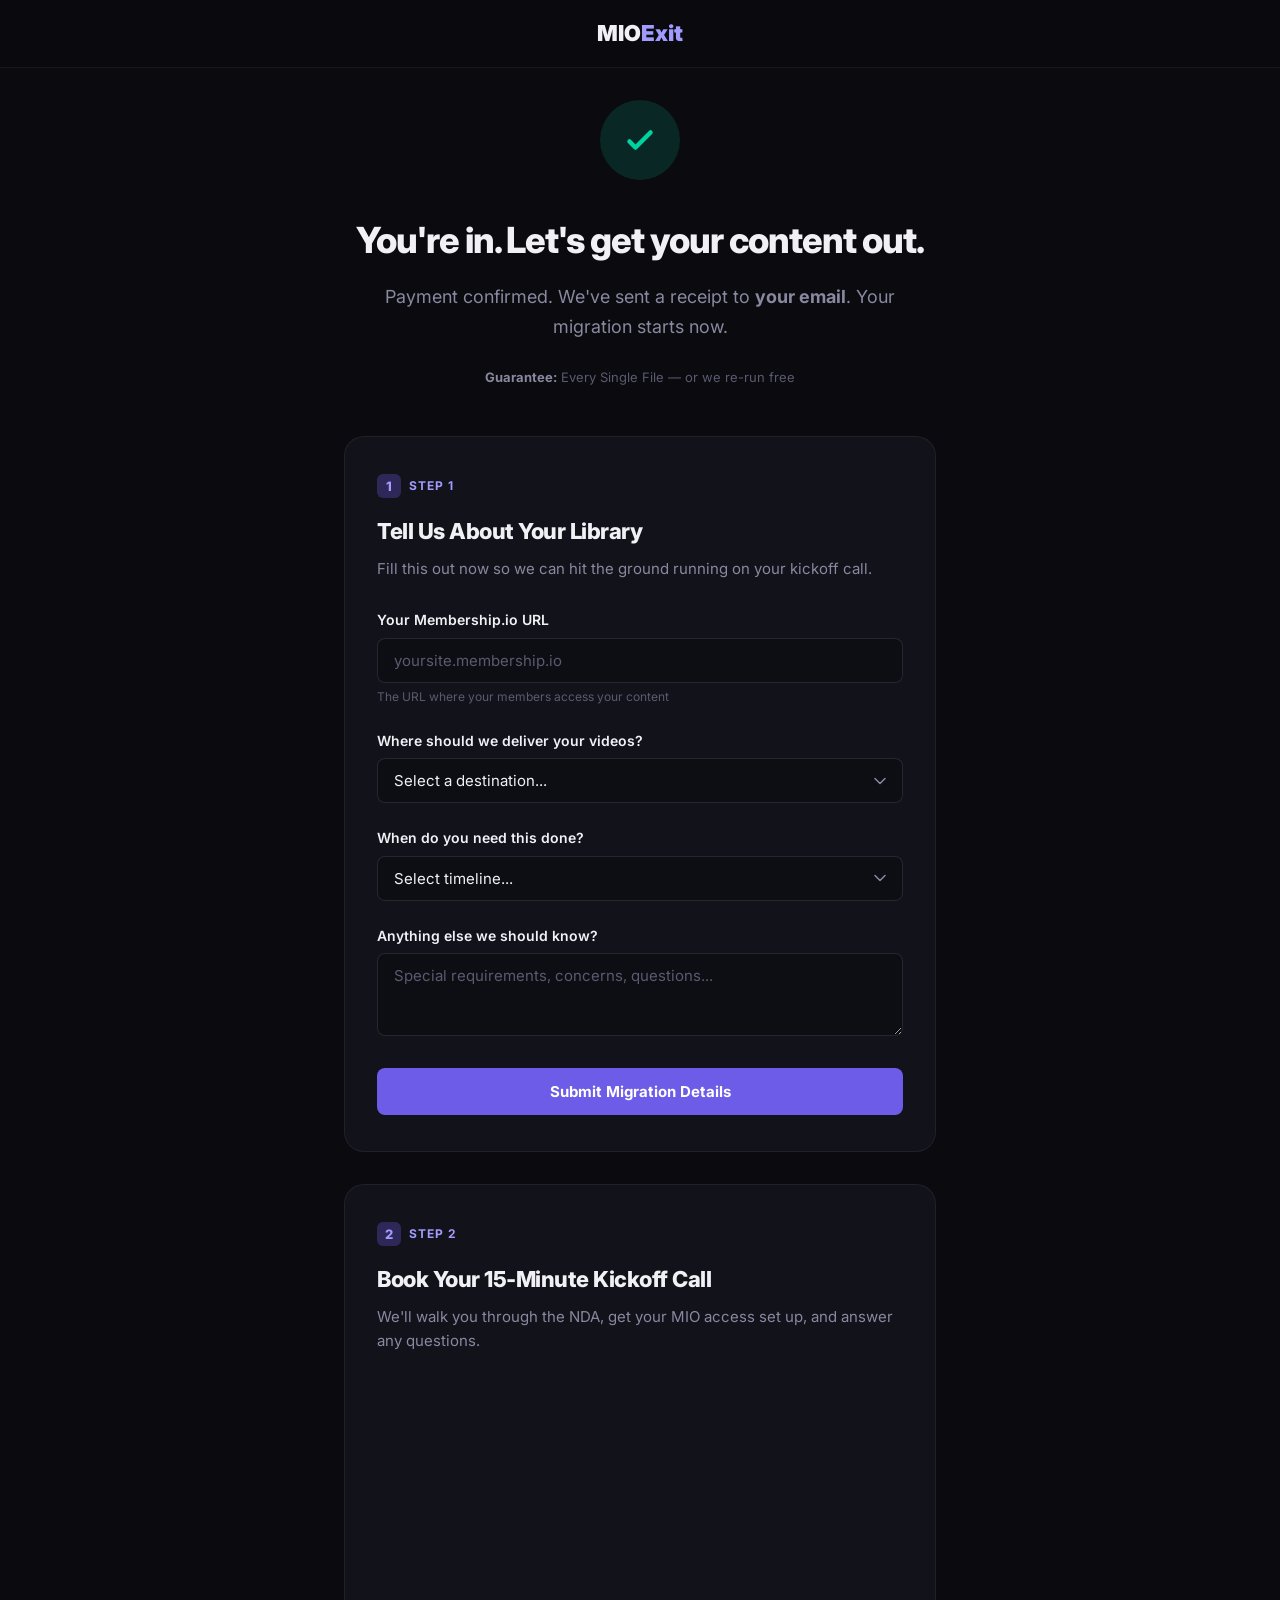
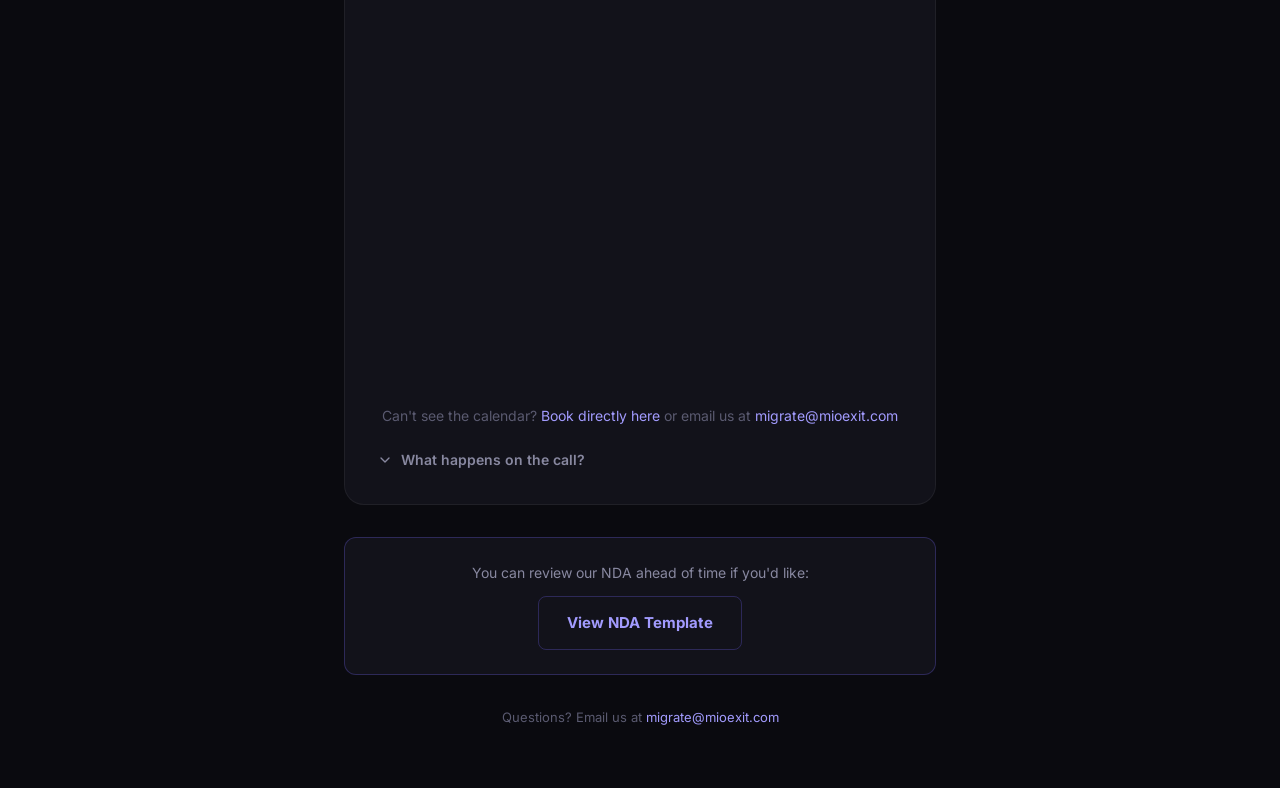
<file: checkout-success.html>
<!DOCTYPE html>
<html lang="en">
<head>
  <meta charset="UTF-8">
  <meta name="viewport" content="width=device-width, initial-scale=1.0">
  <title>Payment Confirmed — MIOExit</title>
  <meta name="robots" content="noindex, nofollow">
  <link rel="preconnect" href="https://fonts.googleapis.com">
  <link rel="preconnect" href="https://fonts.gstatic.com" crossorigin>
  <link href="https://fonts.googleapis.com/css2?family=Inter:wght@400;500;600;700;800;900&display=swap" rel="stylesheet">
  <style>
    :root {
      --bg-dark: #0a0a0f;
      --bg-card: #12121a;
      --bg-input: #0d0d14;
      --text-primary: #f0f0f5;
      --text-secondary: #8888a0;
      --text-muted: #5a5a70;
      --accent: #6c5ce7;
      --accent-bright: #a29bfe;
      --accent-glow: rgba(108, 92, 231, 0.3);
      --green: #00d2a0;
      --green-dim: rgba(0, 210, 160, 0.15);
      --red: #ff4757;
      --red-dim: rgba(255, 71, 87, 0.15);
      --border: rgba(255, 255, 255, 0.06);
      --border-accent: rgba(108, 92, 231, 0.3);
      --border-input: rgba(255, 255, 255, 0.1);
      --radius: 12px;
      --radius-lg: 20px;
      --font: 'Inter', -apple-system, BlinkMacSystemFont, sans-serif;
    }

    *, *::before, *::after { box-sizing: border-box; margin: 0; padding: 0; }
    html { -webkit-font-smoothing: antialiased; }

    body {
      font-family: var(--font);
      background: var(--bg-dark);
      color: var(--text-primary);
      line-height: 1.6;
      font-size: 16px;
      min-height: 100vh;
    }

    .nav {
      position: fixed; top: 0; left: 0; right: 0; z-index: 100;
      background: rgba(10, 10, 15, 0.85);
      backdrop-filter: blur(20px);
      border-bottom: 1px solid var(--border);
    }

    .nav-inner {
      max-width: 1140px; margin: 0 auto; padding: 16px 24px;
      display: flex; justify-content: center; align-items: center;
    }

    .nav-logo { font-size: 22px; font-weight: 900; color: var(--text-primary); text-decoration: none; }
    .nav-logo span { color: var(--accent-bright); }

    /* ---- Layout ---- */
    .page-content {
      max-width: 640px;
      margin: 0 auto;
      padding: 100px 24px 60px;
    }

    /* ---- Section 1: Confirmation ---- */
    .confirmation-header {
      text-align: center;
      margin-bottom: 48px;
    }

    .success-icon {
      width: 80px; height: 80px;
      margin: 0 auto 32px;
      background: var(--green-dim);
      border-radius: 50%;
      display: flex; align-items: center; justify-content: center;
      animation: scaleIn 0.4s ease-out;
    }

    .success-icon svg {
      width: 36px; height: 36px;
      stroke: var(--green);
      stroke-width: 3;
      fill: none;
      stroke-linecap: round;
      stroke-linejoin: round;
    }

    .success-icon svg .checkmark-path {
      stroke-dasharray: 30;
      stroke-dashoffset: 30;
      animation: drawCheck 0.4s 0.3s ease-out forwards;
    }

    @keyframes scaleIn {
      from { transform: scale(0.5); opacity: 0; }
      to { transform: scale(1); opacity: 1; }
    }

    @keyframes drawCheck {
      to { stroke-dashoffset: 0; }
    }

    .confirmation-header h1 {
      font-size: 36px; font-weight: 800; letter-spacing: -1px;
      margin-bottom: 12px;
    }

    .confirmation-header .lead {
      font-size: 18px; color: var(--text-secondary); line-height: 1.7;
      margin-bottom: 24px;
    }

    .confirmation-bar {
      display: flex;
      flex-wrap: wrap;
      justify-content: center;
      gap: 8px 24px;
      font-size: 13px;
      color: var(--text-muted);
      line-height: 1.6;
    }

    .confirmation-bar strong {
      color: var(--text-secondary);
    }

    /* ---- Shared Section Styles ---- */
    .section-card {
      background: var(--bg-card);
      border: 1px solid var(--border);
      border-radius: var(--radius-lg);
      padding: 36px 32px;
      margin-bottom: 32px;
    }

    .step-badge {
      display: inline-flex;
      align-items: center;
      gap: 8px;
      font-size: 12px;
      font-weight: 700;
      text-transform: uppercase;
      letter-spacing: 1px;
      color: var(--accent-bright);
      margin-bottom: 16px;
    }

    .step-badge .badge-num {
      width: 24px; height: 24px;
      background: var(--accent-glow);
      border-radius: 6px;
      display: flex; align-items: center; justify-content: center;
      font-size: 13px; font-weight: 800;
    }

    .section-card h2 {
      font-size: 22px; font-weight: 800; letter-spacing: -0.5px;
      margin-bottom: 8px;
    }

    .section-card .section-sub {
      font-size: 15px; color: var(--text-secondary); line-height: 1.6;
      margin-bottom: 28px;
    }

    /* ---- Form Styles ---- */
    .form-group {
      margin-bottom: 24px;
    }

    .form-group label {
      display: block;
      font-size: 14px;
      font-weight: 600;
      margin-bottom: 6px;
      color: var(--text-primary);
    }

    .form-group .helper-text {
      font-size: 12px;
      color: var(--text-muted);
      margin-top: 4px;
    }

    .form-input,
    .form-select,
    .form-textarea {
      width: 100%;
      font-family: var(--font);
      font-size: 15px;
      color: var(--text-primary);
      background: var(--bg-input);
      border: 1px solid var(--border-input);
      border-radius: 8px;
      padding: 12px 16px;
      transition: border-color 0.2s, box-shadow 0.2s;
      outline: none;
      -webkit-appearance: none;
      appearance: none;
    }

    .form-input::placeholder,
    .form-textarea::placeholder {
      color: var(--text-muted);
    }

    .form-input:focus,
    .form-select:focus,
    .form-textarea:focus {
      border-color: var(--accent);
      box-shadow: 0 0 0 3px var(--accent-glow);
    }

    .form-select {
      background-image: url("data:image/svg+xml,%3Csvg xmlns='http://www.w3.org/2000/svg' width='12' height='8' fill='none'%3E%3Cpath d='M1 1.5l5 5 5-5' stroke='%238888a0' stroke-width='1.5' stroke-linecap='round' stroke-linejoin='round'/%3E%3C/svg%3E");
      background-repeat: no-repeat;
      background-position: right 16px center;
      padding-right: 40px;
      cursor: pointer;
    }

    .form-select option {
      background: var(--bg-card);
      color: var(--text-primary);
    }

    .form-textarea {
      resize: vertical;
      min-height: 80px;
    }

    .btn {
      display: inline-flex; align-items: center; justify-content: center;
      font-family: var(--font); font-size: 15px; font-weight: 700;
      text-decoration: none; border: none; cursor: pointer;
      border-radius: 8px; padding: 14px 28px; transition: all 0.2s;
      gap: 8px;
    }

    .btn-primary {
      width: 100%;
      background: var(--accent);
      color: #fff;
    }

    .btn-primary:hover:not(:disabled) {
      background: #5a4bd4;
      transform: translateY(-1px);
      box-shadow: 0 4px 20px var(--accent-glow);
    }

    .btn-primary:disabled {
      opacity: 0.6;
      cursor: not-allowed;
    }

    .btn-ghost {
      background: transparent;
      color: var(--accent-bright);
      border: 1px solid var(--border-accent);
    }

    .btn-ghost:hover {
      background: var(--accent);
      color: #fff;
      border-color: var(--accent);
    }

    .form-success {
      display: none;
      align-items: center;
      justify-content: center;
      gap: 8px;
      padding: 14px 28px;
      background: var(--green-dim);
      border: 1px solid rgba(0, 210, 160, 0.3);
      border-radius: 8px;
      color: var(--green);
      font-size: 15px;
      font-weight: 700;
      width: 100%;
    }

    .form-error {
      display: none;
      margin-top: 12px;
      padding: 12px 16px;
      background: var(--red-dim);
      border: 1px solid rgba(255, 71, 87, 0.3);
      border-radius: 8px;
      color: var(--red);
      font-size: 14px;
    }

    .btn-spinner {
      width: 18px; height: 18px;
      border: 2px solid rgba(255,255,255,0.3);
      border-top-color: #fff;
      border-radius: 50%;
      animation: spin 0.6s linear infinite;
      display: none;
    }

    @keyframes spin {
      to { transform: rotate(360deg); }
    }

    /* ---- Booking Section ---- */
    .booking-embed {
      border-radius: var(--radius);
      overflow: hidden;
      margin-bottom: 16px;
    }

    .booking-embed iframe {
      width: 100%;
      height: 600px;
      border: none;
      border-radius: var(--radius);
    }

    .booking-fallback {
      text-align: center;
      font-size: 14px;
      color: var(--text-muted);
      line-height: 1.6;
    }

    .booking-fallback a {
      color: var(--accent-bright);
      text-decoration: none;
    }

    .booking-fallback a:hover { text-decoration: underline; }

    /* ---- Expandable ---- */
    .expandable {
      margin-top: 24px;
    }

    .expandable-trigger {
      display: flex;
      align-items: center;
      gap: 8px;
      background: none;
      border: none;
      font-family: var(--font);
      font-size: 14px;
      font-weight: 600;
      color: var(--text-secondary);
      cursor: pointer;
      padding: 0;
      transition: color 0.2s;
    }

    .expandable-trigger:hover { color: var(--text-primary); }

    .expandable-trigger .chevron {
      width: 16px; height: 16px;
      transition: transform 0.2s;
    }

    .expandable-trigger.open .chevron {
      transform: rotate(180deg);
    }

    .expandable-body {
      display: none;
      padding: 16px 0 0 4px;
    }

    .expandable-body.show {
      display: block;
    }

    .expandable-body ul {
      list-style: none;
      padding: 0;
    }

    .expandable-body li {
      font-size: 14px;
      color: var(--text-secondary);
      line-height: 1.7;
      padding: 4px 0 4px 20px;
      position: relative;
    }

    .expandable-body li::before {
      content: '';
      position: absolute;
      left: 0; top: 12px;
      width: 6px; height: 6px;
      background: var(--accent-bright);
      border-radius: 50%;
    }

    /* ---- NDA + Footer ---- */
    .nda-callout {
      background: var(--bg-card);
      border: 1px solid var(--border-accent);
      border-radius: var(--radius);
      padding: 24px;
      margin-bottom: 32px;
      text-align: center;
    }

    .nda-callout p {
      font-size: 14px; color: var(--text-secondary); margin-bottom: 12px;
    }

    .footer-note {
      text-align: center;
      margin-top: 8px;
      font-size: 13px;
      color: var(--text-muted);
    }

    .footer-note a {
      color: var(--accent-bright);
      text-decoration: none;
    }

    /* ---- Responsive ---- */
    @media (max-width: 600px) {
      .page-content { padding: 88px 16px 40px; }
      .confirmation-header h1 { font-size: 28px; }
      .confirmation-header .lead { font-size: 16px; }
      .section-card { padding: 28px 20px; }
      .section-card h2 { font-size: 20px; }
      .confirmation-bar { flex-direction: column; gap: 4px; }
    }
  </style>
</head>
<body>

  <nav class="nav">
    <div class="nav-inner">
      <a href="/" class="nav-logo">MIO<span>Exit</span></a>
    </div>
  </nav>

  <div class="page-content">

    <!-- Section 1: Confirmation -->
    <div class="confirmation-header">
      <div class="success-icon">
        <svg viewBox="0 0 24 24">
          <path class="checkmark-path" d="M5 13l4 4L19 7" />
        </svg>
      </div>
      <h1>You're in. Let's get your content out.</h1>
      <p class="lead">Payment confirmed. We've sent a receipt to <strong id="customerEmail">your email</strong>. Your migration starts now.</p>
      <div class="confirmation-bar" id="confirmationBar"></div>
    </div>

    <!-- Section 2: Migration Form -->
    <div class="section-card">
      <div class="step-badge">
        <div class="badge-num">1</div>
        Step 1
      </div>
      <h2>Tell Us About Your Library</h2>
      <p class="section-sub">Fill this out now so we can hit the ground running on your kickoff call.</p>

      <form id="onboardingForm" novalidate>
        <input type="hidden" name="email" id="formEmail">
        <input type="hidden" name="name" id="formName">
        <input type="hidden" name="tier" id="formTier">

        <div class="form-group">
          <label for="mioUrl">Your Membership.io URL</label>
          <input type="text" id="mioUrl" name="mio_url" class="form-input" placeholder="yoursite.membership.io" required>
          <p class="helper-text">The URL where your members access your content</p>
        </div>

        <div class="form-group">
          <label for="destination">Where should we deliver your videos?</label>
          <select id="destination" name="destination" class="form-select" required>
            <option value="" disabled selected>Select a destination...</option>
            <option value="bunnycdn">BunnyCDN (Recommended — we set it up for you)</option>
            <option value="amazon-s3">Amazon S3 (you provide bucket details)</option>
            <option value="google-drive">Google Drive (we share a folder)</option>
            <option value="hard-drive">Ship files on a hard drive</option>
            <option value="not-sure">Not sure — help me decide on our call</option>
          </select>
        </div>

        <div class="form-group">
          <label for="timeline">When do you need this done?</label>
          <select id="timeline" name="timeline" class="form-select" required>
            <option value="" disabled selected>Select timeline...</option>
            <option value="asap">ASAP — as fast as possible</option>
            <option value="2-weeks">Within 2 weeks</option>
            <option value="30-days">Within 30 days</option>
            <option value="no-rush">No rush — whenever you get to it</option>
          </select>
        </div>

        <div class="form-group">
          <label for="notes">Anything else we should know?</label>
          <textarea id="notes" name="notes" class="form-textarea" rows="3" placeholder="Special requirements, concerns, questions..."></textarea>
        </div>

        <button type="submit" class="btn btn-primary" id="submitBtn">
          <span class="btn-spinner" id="submitSpinner"></span>
          <span id="submitText">Submit Migration Details</span>
        </button>
        <div class="form-success" id="formSuccess">
          <svg width="18" height="18" viewBox="0 0 24 24" fill="none" stroke="currentColor" stroke-width="3" stroke-linecap="round" stroke-linejoin="round"><path d="M5 13l4 4L19 7"/></svg>
          Submitted!
        </div>
        <div class="form-error" id="formError"></div>
      </form>
    </div>

    <!-- Section 3: Book Kickoff Call -->
    <div class="section-card">
      <div class="step-badge">
        <div class="badge-num">2</div>
        Step 2
      </div>
      <h2>Book Your 15-Minute Kickoff Call</h2>
      <p class="section-sub">We'll walk you through the NDA, get your MIO access set up, and answer any questions.</p>

      <div class="booking-embed">
        <iframe src="https://api.calmthechaos.co/book/mioexit-kickoff" loading="lazy" title="Book your kickoff call"></iframe>
      </div>
      <p class="booking-fallback">
        Can't see the calendar? <a href="https://api.calmthechaos.co/book/mioexit-kickoff" target="_blank">Book directly here</a>
        or email us at <a href="mailto:migrate@mioexit.com">migrate@mioexit.com</a>
      </p>

      <div class="expandable">
        <button type="button" class="expandable-trigger" id="callInfoToggle">
          <svg class="chevron" viewBox="0 0 24 24" fill="none" stroke="currentColor" stroke-width="2" stroke-linecap="round" stroke-linejoin="round"><path d="M6 9l6 6 6-6"/></svg>
          What happens on the call?
        </button>
        <div class="expandable-body" id="callInfoBody">
          <ul>
            <li>Sign the NDA (takes 2 minutes)</li>
            <li>Set up your MIO team access (we walk you through it)</li>
            <li>Confirm your destination and timeline</li>
            <li>Answer any questions you have</li>
          </ul>
        </div>
      </div>
    </div>

    <!-- NDA Callout -->
    <div class="nda-callout">
      <p>You can review our NDA ahead of time if you'd like:</p>
      <a href="/nda.html" class="btn btn-ghost" target="_blank">View NDA Template</a>
    </div>

    <!-- Footer -->
    <p class="footer-note">
      Questions? Email us at <a href="mailto:migrate@mioexit.com">migrate@mioexit.com</a>
    </p>

  </div>

  <script>
    const API_BASE = 'https://api.mioexit.com';

    const TIER_NAMES = {
      starter: 'Starter ($497)',
      professional: 'Professional ($997)',
      enterprise: 'Enterprise ($1,997)',
    };

    // Parse URL params
    const params = new URLSearchParams(window.location.search);
    const email = params.get('email') || '';
    const name = params.get('name') || '';
    const tier = params.get('tier') || '';

    // Populate confirmation
    if (email) {
      document.getElementById('customerEmail').textContent = email;
    }

    const barParts = [];
    if (name) barParts.push('<strong>Name:</strong> ' + name);
    if (tier && TIER_NAMES[tier]) barParts.push('<strong>Tier:</strong> ' + TIER_NAMES[tier]);
    barParts.push('<strong>Guarantee:</strong> Every Single File — or we re-run free');
    document.getElementById('confirmationBar').innerHTML = barParts.map(function(p) {
      return '<span>' + p + '</span>';
    }).join('');

    // Pre-fill hidden fields
    document.getElementById('formEmail').value = email;
    document.getElementById('formName').value = name;
    document.getElementById('formTier').value = tier;

    // Expandable toggle
    document.getElementById('callInfoToggle').addEventListener('click', function() {
      this.classList.toggle('open');
      document.getElementById('callInfoBody').classList.toggle('show');
    });

    // Form submission
    var form = document.getElementById('onboardingForm');
    var submitBtn = document.getElementById('submitBtn');
    var submitText = document.getElementById('submitText');
    var submitSpinner = document.getElementById('submitSpinner');
    var formSuccess = document.getElementById('formSuccess');
    var formError = document.getElementById('formError');

    form.addEventListener('submit', function(e) {
      e.preventDefault();
      formError.style.display = 'none';

      // Validate required fields
      var mioUrl = document.getElementById('mioUrl').value.trim();
      var destination = document.getElementById('destination').value;
      var timeline = document.getElementById('timeline').value;

      if (!mioUrl || !destination || !timeline) {
        formError.textContent = 'Please fill in all required fields.';
        formError.style.display = 'block';
        return;
      }

      // Disable + show spinner
      submitBtn.disabled = true;
      submitSpinner.style.display = 'inline-block';
      submitText.textContent = 'Submitting...';

      var payload = {
        email: email,
        name: name,
        tier: tier,
        mio_url: mioUrl,
        destination: destination,
        timeline: timeline,
        notes: document.getElementById('notes').value.trim()
      };

      fetch(API_BASE + '/api/onboarding', {
        method: 'POST',
        headers: { 'Content-Type': 'application/json' },
        body: JSON.stringify(payload)
      })
      .then(function(res) {
        if (!res.ok) throw new Error('Server returned ' + res.status);
        return res.json();
      })
      .then(function() {
        // Success — swap button for success message
        submitBtn.style.display = 'none';
        formSuccess.style.display = 'flex';

        // Disable all form fields
        var fields = form.querySelectorAll('input, select, textarea');
        for (var i = 0; i < fields.length; i++) {
          fields[i].disabled = true;
        }
      })
      .catch(function(err) {
        submitBtn.disabled = false;
        submitSpinner.style.display = 'none';
        submitText.textContent = 'Submit Migration Details';
        formError.textContent = 'Something went wrong. Please try again or email migrate@mioexit.com.';
        formError.style.display = 'block';
        console.error('Onboarding submit error:', err);
      });
    });
  </script>

</body>
</html>
</file>
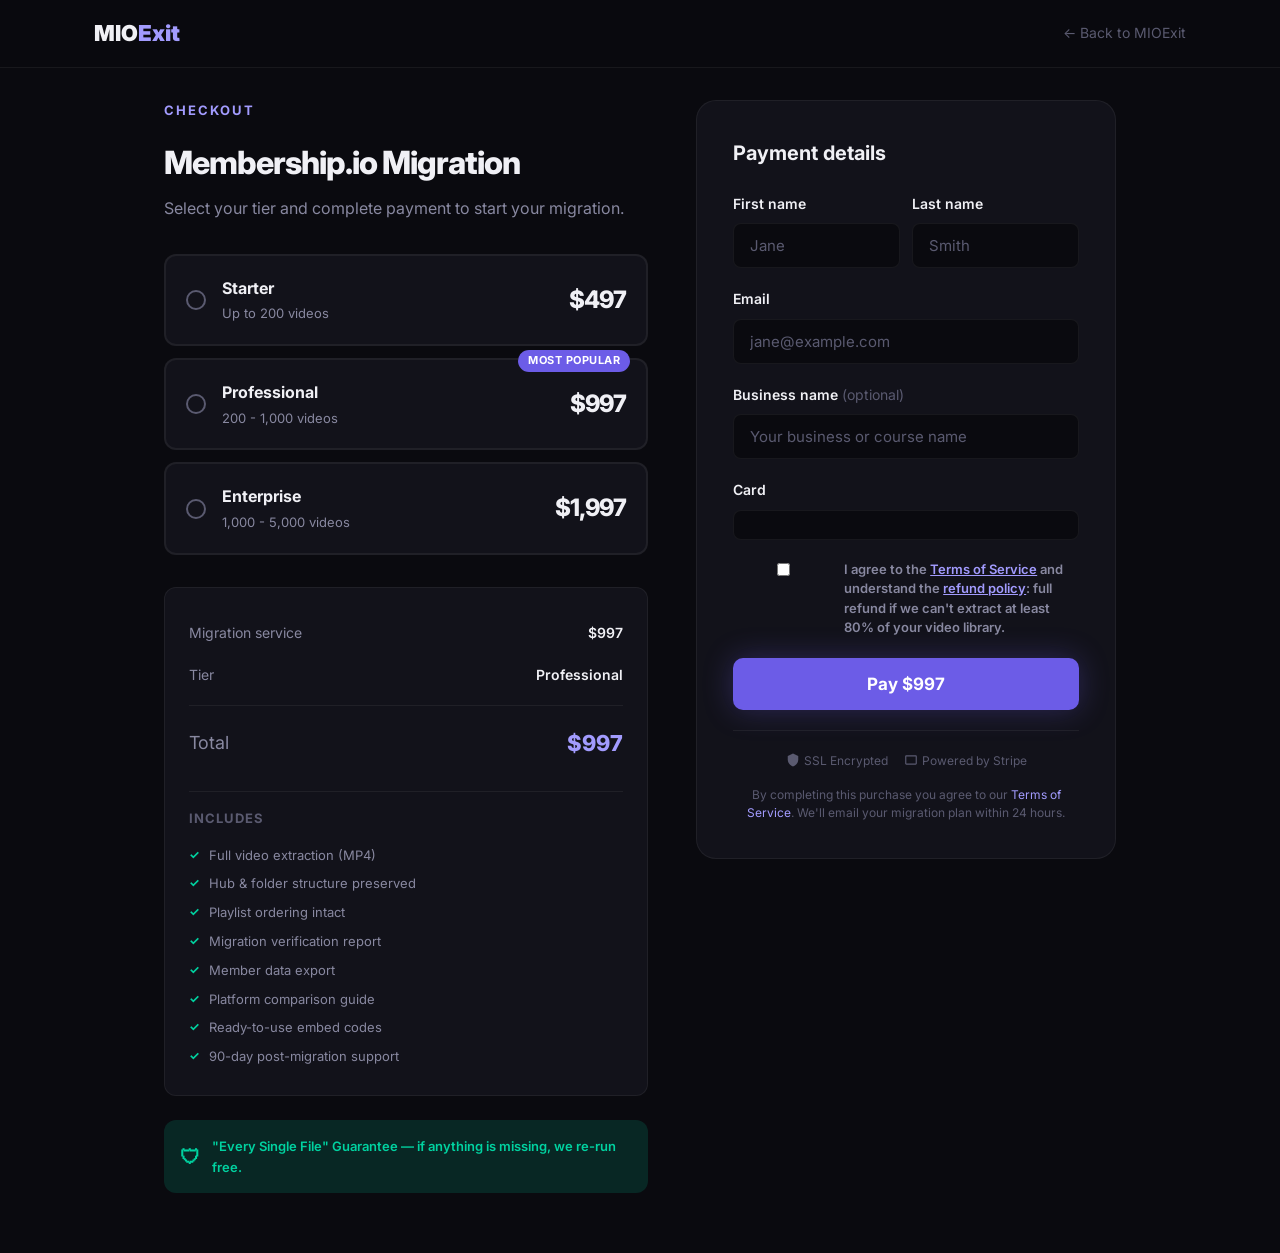
<file: checkout.html>
<!DOCTYPE html>
<html lang="en">
<head>
  <meta charset="UTF-8">
  <meta name="viewport" content="width=device-width, initial-scale=1.0">
  <title>Checkout — MIOExit Migration Service</title>
  <meta name="robots" content="noindex, nofollow">
  <link rel="preconnect" href="https://fonts.googleapis.com">
  <link rel="preconnect" href="https://fonts.gstatic.com" crossorigin>
  <link href="https://fonts.googleapis.com/css2?family=Inter:wght@400;500;600;700;800;900&display=swap" rel="stylesheet">
  <script src="https://js.stripe.com/v3/"></script>
  <style>
    :root {
      --bg-dark: #0a0a0f;
      --bg-card: #12121a;
      --bg-card-hover: #1a1a27;
      --bg-accent: #15152a;
      --text-primary: #f0f0f5;
      --text-secondary: #8888a0;
      --text-muted: #5a5a70;
      --accent: #6c5ce7;
      --accent-bright: #a29bfe;
      --accent-glow: rgba(108, 92, 231, 0.3);
      --green: #00d2a0;
      --green-dim: rgba(0, 210, 160, 0.15);
      --red: #ff6b6b;
      --red-dim: rgba(255, 107, 107, 0.12);
      --orange: #ffa726;
      --border: rgba(255, 255, 255, 0.06);
      --border-accent: rgba(108, 92, 231, 0.3);
      --radius: 12px;
      --radius-lg: 20px;
      --font: 'Inter', -apple-system, BlinkMacSystemFont, sans-serif;
    }

    *, *::before, *::after { box-sizing: border-box; margin: 0; padding: 0; }
    html { -webkit-font-smoothing: antialiased; }

    body {
      font-family: var(--font);
      background: var(--bg-dark);
      color: var(--text-primary);
      line-height: 1.6;
      font-size: 16px;
      min-height: 100vh;
    }

    /* Nav */
    .nav {
      position: fixed; top: 0; left: 0; right: 0; z-index: 100;
      background: rgba(10, 10, 15, 0.85);
      backdrop-filter: blur(20px);
      border-bottom: 1px solid var(--border);
    }

    .nav-inner {
      max-width: 1140px; margin: 0 auto; padding: 16px 24px;
      display: flex; justify-content: space-between; align-items: center;
    }

    .nav-logo {
      font-size: 22px; font-weight: 900; color: var(--text-primary);
      text-decoration: none;
    }
    .nav-logo span { color: var(--accent-bright); }

    .nav-back {
      font-size: 14px; color: var(--text-muted); text-decoration: none;
      transition: color 0.2s;
    }
    .nav-back:hover { color: var(--text-primary); }

    /* Layout */
    .checkout-layout {
      max-width: 1000px;
      margin: 0 auto;
      padding: 100px 24px 60px;
      display: grid;
      grid-template-columns: 1fr 420px;
      gap: 48px;
      align-items: start;
    }

    /* Order Summary (left) */
    .order-summary {
      position: sticky;
      top: 100px;
    }

    .section-label {
      font-size: 13px; font-weight: 700; text-transform: uppercase;
      letter-spacing: 2px; color: var(--accent-bright); margin-bottom: 16px;
    }

    .order-summary h1 {
      font-size: 32px; font-weight: 800; letter-spacing: -1px;
      margin-bottom: 8px;
    }

    .order-subtitle {
      color: var(--text-secondary); font-size: 16px; margin-bottom: 32px;
    }

    /* Tier Selector */
    .tier-selector {
      display: flex;
      flex-direction: column;
      gap: 12px;
      margin-bottom: 32px;
    }

    .tier-option {
      display: flex;
      align-items: center;
      gap: 16px;
      padding: 20px;
      background: var(--bg-card);
      border: 2px solid var(--border);
      border-radius: var(--radius);
      cursor: pointer;
      transition: all 0.2s;
      position: relative;
    }

    .tier-option:hover {
      border-color: rgba(255, 255, 255, 0.12);
      background: var(--bg-card-hover);
    }

    .tier-option.selected {
      border-color: var(--accent);
      box-shadow: 0 0 24px var(--accent-glow);
    }

    .tier-option.popular::after {
      content: 'Most popular';
      position: absolute;
      top: -10px;
      right: 16px;
      background: var(--accent);
      color: #fff;
      font-size: 11px;
      font-weight: 700;
      text-transform: uppercase;
      letter-spacing: 0.5px;
      padding: 2px 10px;
      border-radius: 100px;
    }

    .tier-radio {
      width: 20px; height: 20px; border-radius: 50%;
      border: 2px solid var(--text-muted); flex-shrink: 0;
      display: flex; align-items: center; justify-content: center;
      transition: all 0.2s;
    }

    .tier-option.selected .tier-radio {
      border-color: var(--accent);
    }

    .tier-option.selected .tier-radio::after {
      content: '';
      width: 10px; height: 10px; border-radius: 50%;
      background: var(--accent);
    }

    .tier-info { flex: 1; }

    .tier-name {
      font-size: 16px; font-weight: 700;
    }

    .tier-desc {
      font-size: 13px; color: var(--text-secondary); margin-top: 2px;
    }

    .tier-price {
      font-size: 24px; font-weight: 800; letter-spacing: -1px;
      white-space: nowrap;
    }

    /* Order details */
    .order-details {
      background: var(--bg-card);
      border: 1px solid var(--border);
      border-radius: var(--radius);
      padding: 24px;
    }

    .order-line {
      display: flex; justify-content: space-between; align-items: center;
      padding: 10px 0;
      font-size: 14px;
    }

    .order-line .label { color: var(--text-secondary); }
    .order-line .value { font-weight: 600; }

    .order-divider {
      height: 1px; background: var(--border); margin: 8px 0;
    }

    .order-total {
      font-size: 18px;
      padding-top: 12px;
    }

    .order-total .value {
      font-weight: 800;
      font-size: 22px;
      color: var(--accent-bright);
    }

    .order-includes {
      margin-top: 20px;
      padding-top: 16px;
      border-top: 1px solid var(--border);
    }

    .order-includes h4 {
      font-size: 13px; font-weight: 700; text-transform: uppercase;
      letter-spacing: 1px; color: var(--text-muted); margin-bottom: 12px;
    }

    .order-includes li {
      font-size: 13px; color: var(--text-secondary);
      padding: 4px 0 4px 20px; position: relative; list-style: none;
    }

    .order-includes li::before {
      content: '\2713'; position: absolute; left: 0;
      color: var(--green); font-weight: 700; font-size: 12px;
    }

    /* Guarantee strip */
    .guarantee-strip {
      display: flex; align-items: center; gap: 12px;
      margin-top: 24px;
      padding: 16px;
      background: var(--green-dim);
      border-radius: var(--radius);
      font-size: 13px; color: var(--green); font-weight: 600;
    }

    .guarantee-strip .shield { font-size: 20px; }

    /* Payment Form (right) */
    .payment-form-container {
      background: var(--bg-card);
      border: 1px solid var(--border);
      border-radius: var(--radius-lg);
      padding: 36px;
    }

    .payment-form-container h2 {
      font-size: 20px; font-weight: 700; margin-bottom: 24px;
    }

    .form-group {
      margin-bottom: 20px;
    }

    .form-group label {
      display: block; font-size: 14px; font-weight: 600;
      color: var(--text-primary); margin-bottom: 8px;
    }

    .form-row {
      display: grid; grid-template-columns: 1fr 1fr; gap: 12px;
    }

    .form-group input,
    .form-group select {
      width: 100%; font-family: var(--font); font-size: 15px;
      padding: 12px 16px;
      background: var(--bg-dark);
      border: 1px solid var(--border);
      border-radius: 8px;
      color: var(--text-primary);
      transition: border-color 0.2s;
    }

    .form-group input:focus,
    .form-group select:focus {
      outline: none;
      border-color: var(--accent);
      box-shadow: 0 0 0 3px var(--accent-glow);
    }

    .form-group input::placeholder { color: var(--text-muted); }

    /* Stripe Elements container */
    .stripe-element {
      padding: 14px 16px;
      background: var(--bg-dark);
      border: 1px solid var(--border);
      border-radius: 8px;
      transition: border-color 0.2s, box-shadow 0.2s;
    }

    .stripe-element--focus {
      border-color: var(--accent);
      box-shadow: 0 0 0 3px var(--accent-glow);
    }

    .stripe-element--invalid {
      border-color: var(--red);
      box-shadow: 0 0 0 3px var(--red-dim);
    }

    /* Pay Button */
    .btn-pay {
      display: flex; align-items: center; justify-content: center;
      width: 100%;
      font-family: var(--font);
      font-size: 17px;
      font-weight: 700;
      color: #fff;
      background: var(--accent);
      border: none;
      border-radius: 10px;
      padding: 16px 32px;
      cursor: pointer;
      transition: all 0.25s;
      box-shadow: 0 0 30px var(--accent-glow);
      margin-top: 8px;
    }

    .btn-pay:hover:not(:disabled) {
      background: #5a4bd6;
      box-shadow: 0 0 50px var(--accent-glow);
      transform: translateY(-1px);
    }

    .btn-pay:disabled {
      opacity: 0.6;
      cursor: not-allowed;
    }

    .btn-pay.processing {
      position: relative;
      color: transparent;
    }

    .btn-pay.processing::after {
      content: '';
      position: absolute;
      width: 20px; height: 20px;
      border: 2px solid rgba(255,255,255,0.3);
      border-top-color: #fff;
      border-radius: 50%;
      animation: spin 0.6s linear infinite;
    }

    @keyframes spin { to { transform: rotate(360deg); } }

    .btn-pay.success {
      background: var(--green);
      box-shadow: 0 0 30px rgba(0, 210, 160, 0.3);
      color: #fff;
    }

    /* Error message */
    .payment-error {
      display: none;
      margin-top: 12px;
      padding: 12px 16px;
      background: var(--red-dim);
      border: 1px solid rgba(255, 107, 107, 0.3);
      border-radius: 8px;
      font-size: 14px;
      color: var(--red);
    }

    .payment-error.visible { display: block; }

    /* Security badges */
    .security-badges {
      display: flex; align-items: center; justify-content: center;
      gap: 16px;
      margin-top: 20px;
      padding-top: 20px;
      border-top: 1px solid var(--border);
    }

    .badge {
      font-size: 12px; color: var(--text-muted);
      display: flex; align-items: center; gap: 4px;
    }

    .badge svg {
      width: 14px; height: 14px; fill: var(--text-muted);
    }

    /* Fine print */
    .fine-print {
      margin-top: 16px;
      font-size: 12px;
      color: var(--text-muted);
      text-align: center;
      line-height: 1.5;
    }

    .fine-print a {
      color: var(--accent-bright);
      text-decoration: none;
    }

    /* Responsive */
    @media (max-width: 860px) {
      .checkout-layout {
        grid-template-columns: 1fr;
        padding-top: 80px;
      }
      .order-summary { position: static; }
    }

    @media (max-width: 480px) {
      .form-row { grid-template-columns: 1fr; }
      .payment-form-container { padding: 24px; }
      .tier-option { padding: 16px; }
      .tier-price { font-size: 20px; }
    }
  </style>
</head>
<body>

  <!-- NAV -->
  <nav class="nav">
    <div class="nav-inner">
      <a href="/" class="nav-logo">MIO<span>Exit</span></a>
      <a href="/" class="nav-back">&larr; Back to MIOExit</a>
    </div>
  </nav>

  <div class="checkout-layout">

    <!-- LEFT: Order Summary -->
    <div class="order-summary">
      <p class="section-label">Checkout</p>
      <h1>Membership.io Migration</h1>
      <p class="order-subtitle">Select your tier and complete payment to start your migration.</p>

      <!-- Tier Selector -->
      <div class="tier-selector">
        <div class="tier-option" data-tier="starter" data-price="497" data-name="Starter">
          <div class="tier-radio"></div>
          <div class="tier-info">
            <div class="tier-name">Starter</div>
            <div class="tier-desc">Up to 200 videos</div>
          </div>
          <div class="tier-price">$497</div>
        </div>

        <div class="tier-option popular" data-tier="professional" data-price="997" data-name="Professional">
          <div class="tier-radio"></div>
          <div class="tier-info">
            <div class="tier-name">Professional</div>
            <div class="tier-desc">200 - 1,000 videos</div>
          </div>
          <div class="tier-price">$997</div>
        </div>

        <div class="tier-option" data-tier="enterprise" data-price="1997" data-name="Enterprise">
          <div class="tier-radio"></div>
          <div class="tier-info">
            <div class="tier-name">Enterprise</div>
            <div class="tier-desc">1,000 - 5,000 videos</div>
          </div>
          <div class="tier-price">$1,997</div>
        </div>
      </div>

      <!-- Order breakdown -->
      <div class="order-details">
        <div class="order-line">
          <span class="label">Migration service</span>
          <span class="value" id="lineItemPrice">$997</span>
        </div>
        <div class="order-line">
          <span class="label">Tier</span>
          <span class="value" id="lineItemTier">Professional</span>
        </div>
        <div class="order-divider"></div>
        <div class="order-line order-total">
          <span class="label">Total</span>
          <span class="value" id="orderTotal">$997</span>
        </div>

        <div class="order-includes">
          <h4>Includes</h4>
          <ul id="includesList">
            <li>Full video extraction (MP4)</li>
            <li>Hub &amp; folder structure preserved</li>
            <li>Playlist ordering intact</li>
            <li>Migration verification report</li>
            <li>Member data export</li>
            <li>Platform comparison guide</li>
            <li>Ready-to-use embed codes</li>
            <li>90-day post-migration support</li>
          </ul>
        </div>
      </div>

      <div class="guarantee-strip">
        <span class="shield">&#x1F6E1;</span>
        <span>"Every Single File" Guarantee — if anything is missing, we re-run free.</span>
      </div>
    </div>

    <!-- RIGHT: Payment Form -->
    <div class="payment-form-container">
      <h2>Payment details</h2>

      <form id="paymentForm">
        <div class="form-row">
          <div class="form-group">
            <label for="firstName">First name</label>
            <input type="text" id="firstName" placeholder="Jane" required>
          </div>
          <div class="form-group">
            <label for="lastName">Last name</label>
            <input type="text" id="lastName" placeholder="Smith" required>
          </div>
        </div>

        <div class="form-group">
          <label for="email">Email</label>
          <input type="email" id="email" placeholder="jane@example.com" required>
        </div>

        <div class="form-group">
          <label for="company">Business name <span style="color: var(--text-muted); font-weight: 400;">(optional)</span></label>
          <input type="text" id="company" placeholder="Your business or course name">
        </div>

        <div class="form-group">
          <label>Card</label>
          <div id="card-element" class="stripe-element"></div>
        </div>

        <div class="form-group" style="margin-top: 8px;">
          <label class="checkbox-label" style="display: flex; align-items: flex-start; gap: 10px; cursor: pointer; font-size: 13px; color: var(--text-secondary); line-height: 1.5;">
            <input type="checkbox" id="tosCheckbox" required style="margin-top: 3px; accent-color: var(--accent); min-width: 16px;">
            <span>I agree to the <a href="/terms.html" target="_blank" style="color: var(--accent-bright);">Terms of Service</a> and understand the <a href="/terms.html#refund" target="_blank" style="color: var(--accent-bright);">refund policy</a>: full refund if we can't extract at least 80% of your video library.</span>
          </label>
        </div>

        <button type="submit" class="btn-pay" id="payButton">
          Pay $997
        </button>

        <div class="payment-error" id="paymentError"></div>
      </form>

      <div class="security-badges">
        <span class="badge">
          <svg viewBox="0 0 24 24"><path d="M12 1L3 5v6c0 5.55 3.84 10.74 9 12 5.16-1.26 9-6.45 9-12V5l-9-4z"/></svg>
          SSL Encrypted
        </span>
        <span class="badge">
          <svg viewBox="0 0 24 24"><path d="M20 4H4c-1.11 0-2 .89-2 2v12c0 1.11.89 2 2 2h16c1.11 0 2-.89 2-2V6c0-1.11-.89-2-2-2zm0 14H4V6h16v12z"/></svg>
          Powered by Stripe
        </span>
      </div>

      <p class="fine-print">
        By completing this purchase you agree to our
        <a href="/terms.html" target="_blank">Terms of Service</a>.
        We'll email your migration plan within 24 hours.
      </p>
    </div>

  </div>

  <script>
    // ── Config ──
    const STRIPE_PK = 'pk_live_51TAGNXGqLKwMHYzuXxuBU1kL4Zw7eSalMIe7DC25lO0yMzQEdgKhc1i9PoUjXkPB4tjfF5KlqoVVQDZASHWdYW6700gUdAonnA';
    const API_BASE = 'https://api.mioexit.com';

    // ── Tier Data ──
    const TIERS = {
      starter: {
        name: 'Starter',
        price: 497,
        includes: [
          'Full video extraction (MP4)',
          'Hub & folder structure preserved',
          'Playlist ordering intact',
          'Migration verification report',
          'Delivered to your preferred hosting',
        ],
      },
      professional: {
        name: 'Professional',
        price: 997,
        includes: [
          'Full video extraction (MP4)',
          'Hub & folder structure preserved',
          'Playlist ordering intact',
          'Migration verification report',
          'Member data export',
          'Platform comparison guide',
          'Ready-to-use embed codes',
          '90-day post-migration support',
        ],
      },
      enterprise: {
        name: 'Enterprise',
        price: 1997,
        includes: [
          'Full video extraction (MP4)',
          'Hub & folder structure preserved',
          'Playlist ordering intact',
          'Migration verification report',
          'Member data export',
          'Platform comparison guide',
          'Ready-to-use embed codes',
          'Priority migration (fastest turnaround)',
          'White-glove hosting setup',
          'BunnyCDN/S3 configuration',
          '90-day post-migration support',
        ],
      },
    };

    let selectedTier = 'professional';

    // ── Stripe Init ──
    const stripe = Stripe(STRIPE_PK);
    const elements = stripe.elements({
      fonts: [{ cssSrc: 'https://fonts.googleapis.com/css2?family=Inter:wght@400;500;600&display=swap' }],
    });

    const cardElement = elements.create('card', {
      style: {
        base: {
          color: '#f0f0f5',
          fontFamily: 'Inter, -apple-system, BlinkMacSystemFont, sans-serif',
          fontSize: '15px',
          fontSmoothing: 'antialiased',
          '::placeholder': { color: '#5a5a70' },
        },
        invalid: {
          color: '#ff6b6b',
          iconColor: '#ff6b6b',
        },
      },
    });

    cardElement.mount('#card-element');

    // Style the card element container on focus/blur
    cardElement.on('focus', () => {
      document.getElementById('card-element').classList.add('stripe-element--focus');
    });
    cardElement.on('blur', () => {
      document.getElementById('card-element').classList.remove('stripe-element--focus');
    });
    cardElement.on('change', (event) => {
      const el = document.getElementById('card-element');
      if (event.error) {
        el.classList.add('stripe-element--invalid');
      } else {
        el.classList.remove('stripe-element--invalid');
      }
    });

    // ── Tier Selection ──
    function selectTier(tier) {
      selectedTier = tier;
      const data = TIERS[tier];

      // Update radio buttons
      document.querySelectorAll('.tier-option').forEach(el => {
        el.classList.toggle('selected', el.dataset.tier === tier);
      });

      // Update order summary
      document.getElementById('lineItemPrice').textContent = `$${data.price.toLocaleString()}`;
      document.getElementById('lineItemTier').textContent = data.name;
      document.getElementById('orderTotal').textContent = `$${data.price.toLocaleString()}`;

      // Update includes list
      const list = document.getElementById('includesList');
      list.innerHTML = data.includes.map(item => `<li>${item}</li>`).join('');

      // Update pay button
      document.getElementById('payButton').textContent = `Pay $${data.price.toLocaleString()}`;
    }

    document.querySelectorAll('.tier-option').forEach(el => {
      el.addEventListener('click', () => selectTier(el.dataset.tier));
    });

    // Pre-select from URL param
    const urlParams = new URLSearchParams(window.location.search);
    const tierParam = urlParams.get('tier');
    if (tierParam && TIERS[tierParam]) {
      selectTier(tierParam);
    } else {
      selectTier('professional');
    }

    // Pre-fill email from URL param
    const emailParam = urlParams.get('email');
    if (emailParam) {
      document.getElementById('email').value = emailParam;
    }

    // ── Payment Submission ──
    const form = document.getElementById('paymentForm');
    const payBtn = document.getElementById('payButton');
    const errorEl = document.getElementById('paymentError');

    function showError(message) {
      errorEl.textContent = message;
      errorEl.classList.add('visible');
    }

    function hideError() {
      errorEl.classList.remove('visible');
    }

    form.addEventListener('submit', async (e) => {
      e.preventDefault();
      hideError();

      const firstName = document.getElementById('firstName').value.trim();
      const lastName = document.getElementById('lastName').value.trim();
      const email = document.getElementById('email').value.trim();
      const company = document.getElementById('company').value.trim();

      if (!firstName || !lastName || !email) {
        showError('Please fill in all required fields.');
        return;
      }

      if (!document.getElementById('tosCheckbox').checked) {
        showError('Please agree to the Terms of Service to continue.');
        return;
      }

      payBtn.disabled = true;
      payBtn.classList.add('processing');

      try {
        // 1. Create PaymentIntent on backend
        const res = await fetch(`${API_BASE}/api/create-payment-intent`, {
          method: 'POST',
          headers: { 'Content-Type': 'application/json' },
          body: JSON.stringify({
            tier: selectedTier,
            email: email,
            name: `${firstName} ${lastName}`,
            company: company,
          }),
        });

        if (!res.ok) {
          const data = await res.json().catch(() => ({}));
          throw new Error(data.error || 'Failed to initialize payment. Please try again.');
        }

        const { client_secret } = await res.json();

        // 2. Confirm payment with Stripe
        const { error, paymentIntent } = await stripe.confirmCardPayment(client_secret, {
          payment_method: {
            card: cardElement,
            billing_details: {
              name: `${firstName} ${lastName}`,
              email: email,
            },
          },
          receipt_email: email,
        });

        if (error) {
          throw new Error(error.message);
        }

        if (paymentIntent.status === 'succeeded') {
          // Success!
          payBtn.classList.remove('processing');
          payBtn.classList.add('success');
          payBtn.textContent = 'Payment Successful!';

          // Redirect to success page
          setTimeout(() => {
            const params = new URLSearchParams({
              tier: selectedTier,
              email: email,
              name: `${firstName} ${lastName}`,
            });
            window.location.href = `/checkout-success.html?${params.toString()}`;
          }, 1500);
        }

      } catch (err) {
        payBtn.disabled = false;
        payBtn.classList.remove('processing');
        payBtn.textContent = `Pay $${TIERS[selectedTier].price.toLocaleString()}`;
        showError(err.message);
      }
    });
  </script>

</body>
</html>
</file>
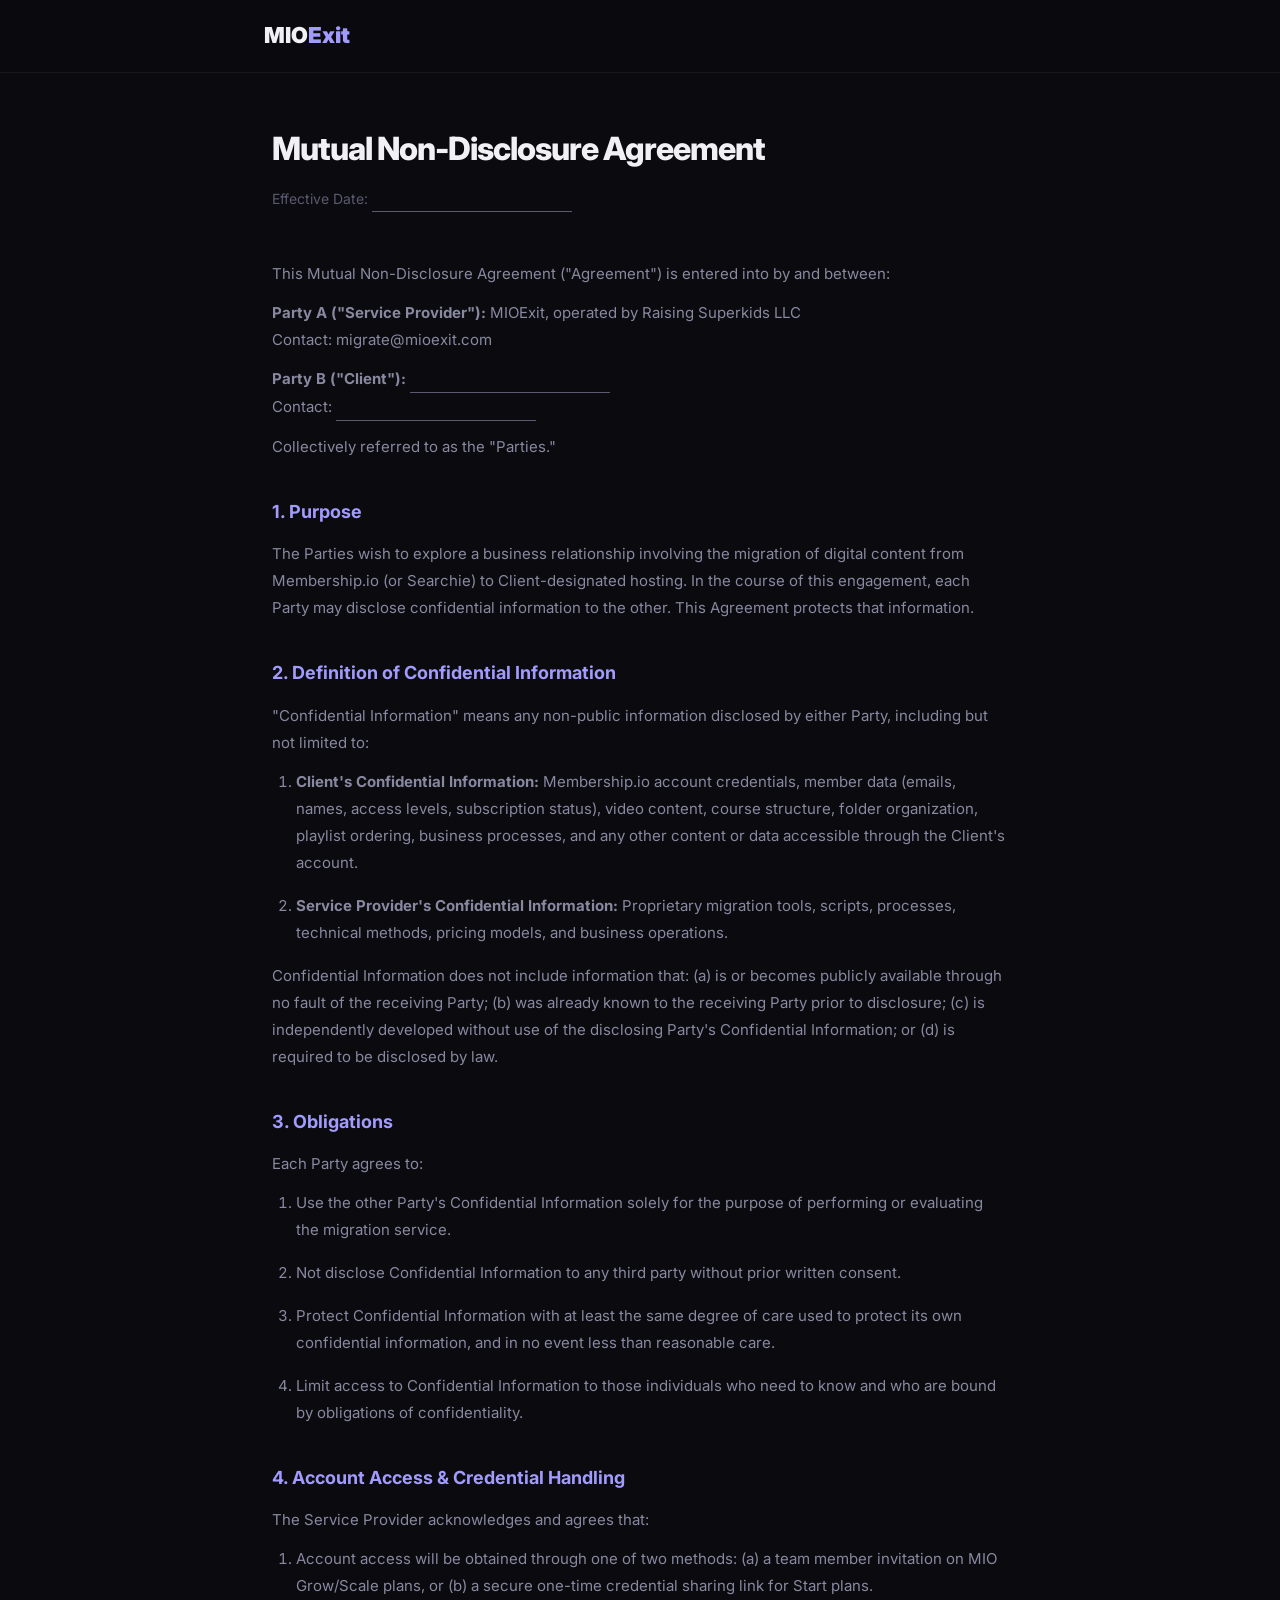
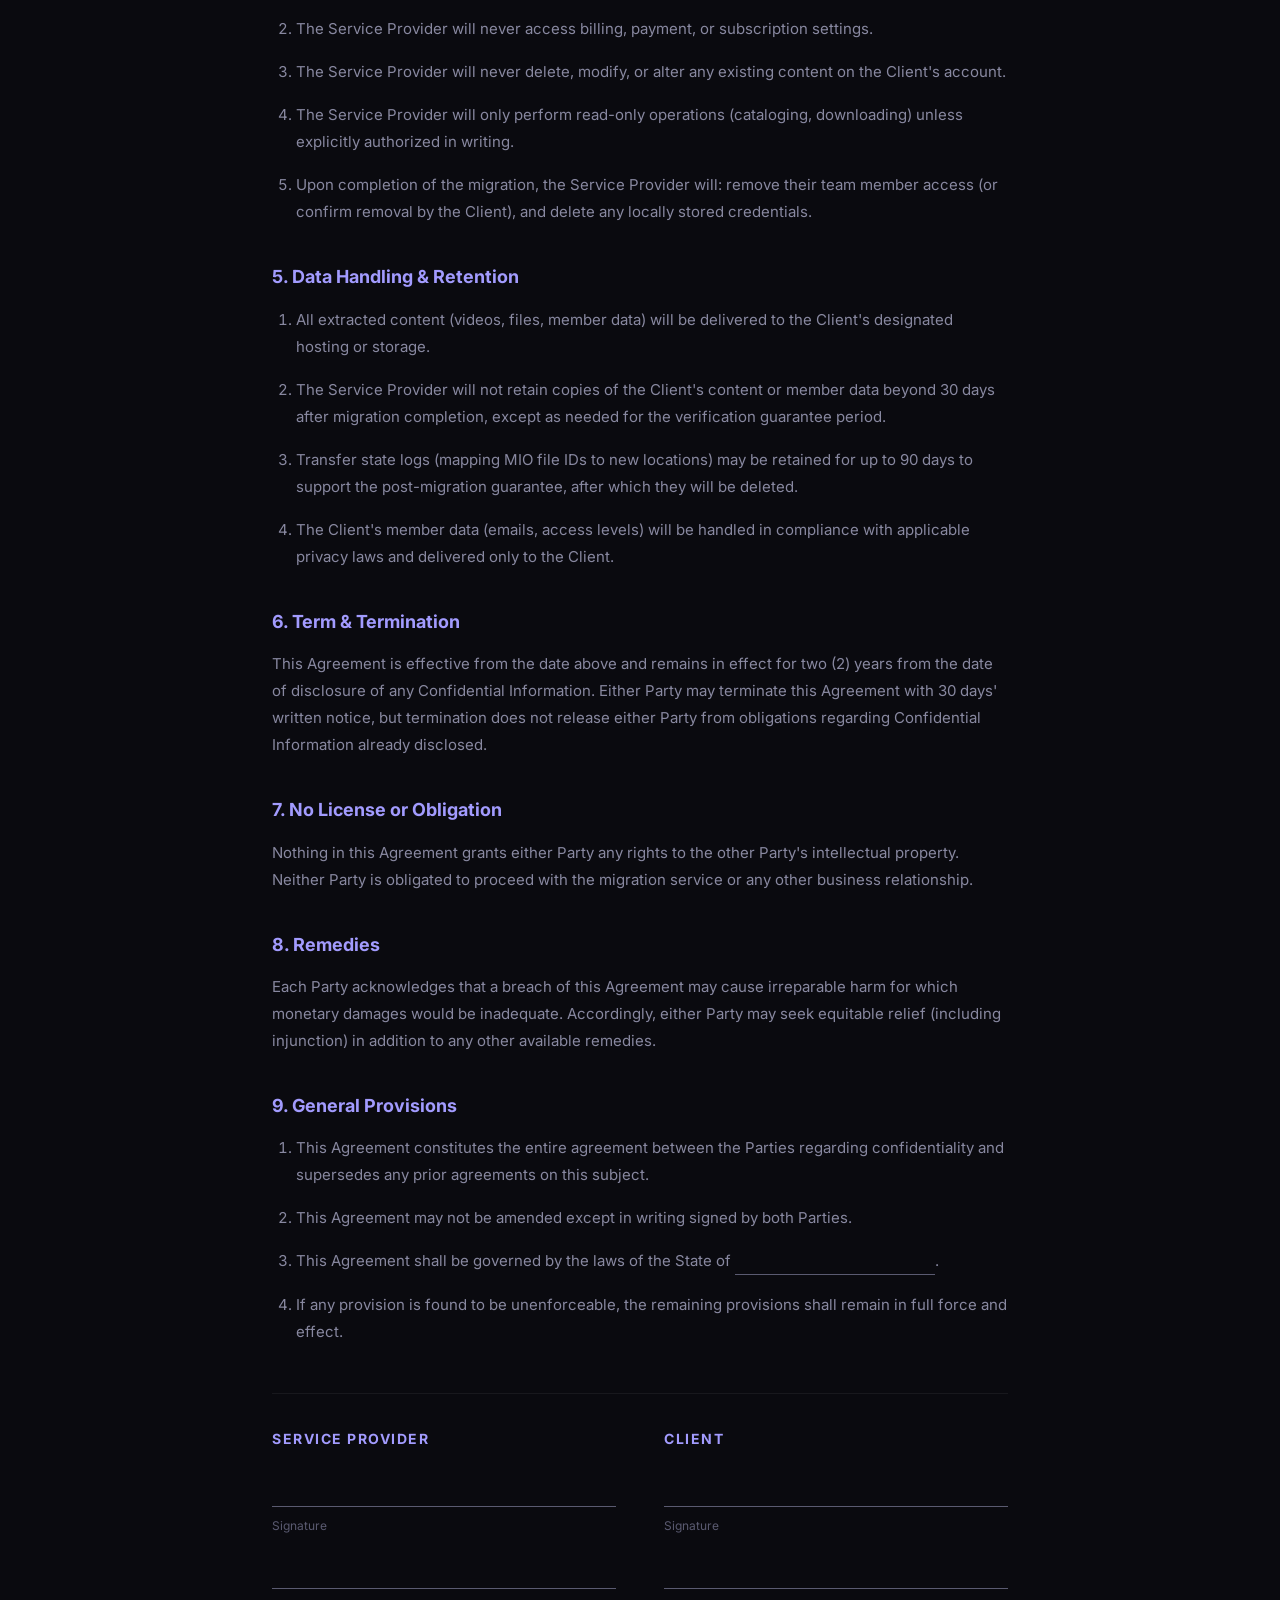
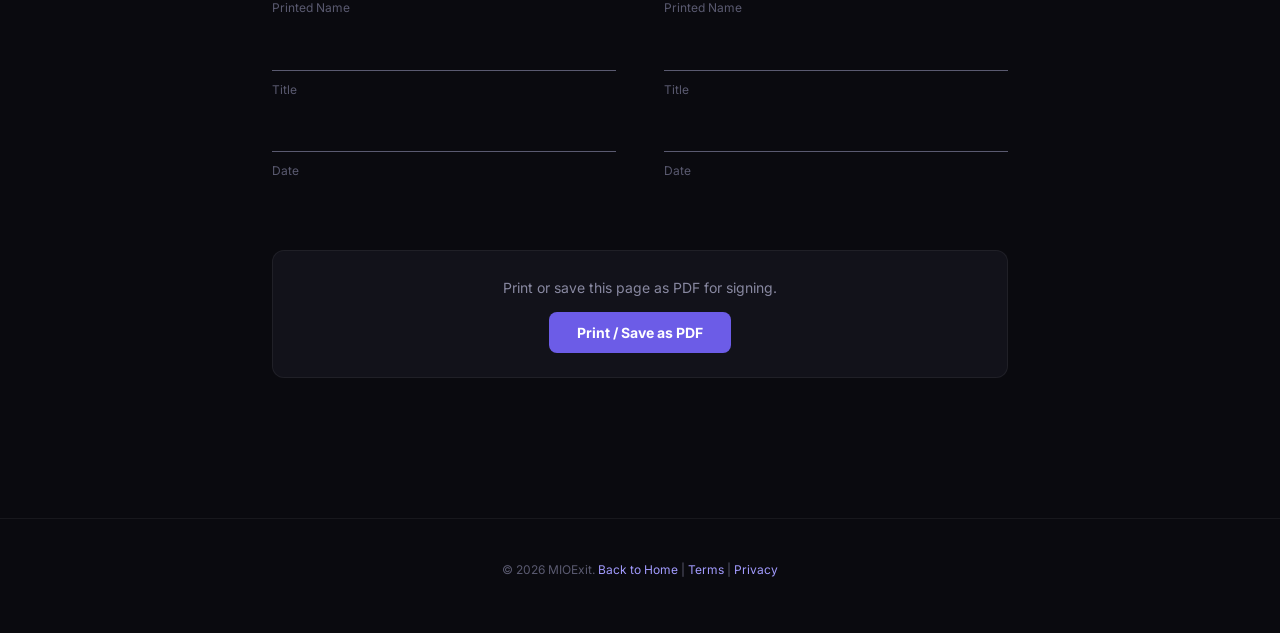
<file: nda.html>
<!DOCTYPE html>
<html lang="en">
<head>
  <meta charset="UTF-8">
  <meta name="viewport" content="width=device-width, initial-scale=1.0">
  <title>Mutual Non-Disclosure Agreement — MIOExit</title>
  <link rel="preconnect" href="https://fonts.googleapis.com">
  <link rel="preconnect" href="https://fonts.gstatic.com" crossorigin>
  <link href="https://fonts.googleapis.com/css2?family=Inter:wght@400;500;600;700;800&display=swap" rel="stylesheet">
  <style>
    :root {
      --bg-dark: #0a0a0f;
      --bg-card: #12121a;
      --text-primary: #f0f0f5;
      --text-secondary: #8888a0;
      --text-muted: #5a5a70;
      --accent: #6c5ce7;
      --accent-bright: #a29bfe;
      --accent-glow: rgba(108, 92, 231, 0.3);
      --border: rgba(255, 255, 255, 0.06);
      --font: 'Inter', -apple-system, BlinkMacSystemFont, sans-serif;
    }

    *, *::before, *::after { box-sizing: border-box; margin: 0; padding: 0; }

    body {
      font-family: var(--font);
      background: var(--bg-dark);
      color: var(--text-primary);
      line-height: 1.8;
      font-size: 15px;
    }

    .nav {
      position: fixed; top: 0; left: 0; right: 0; z-index: 100;
      background: rgba(10, 10, 15, 0.85);
      backdrop-filter: blur(20px);
      border-bottom: 1px solid var(--border);
    }

    .nav-inner {
      max-width: 800px; margin: 0 auto; padding: 16px 24px;
      display: flex; justify-content: space-between; align-items: center;
    }

    .nav-logo { font-size: 22px; font-weight: 900; color: var(--text-primary); text-decoration: none; }
    .nav-logo span { color: var(--accent-bright); }

    .container {
      max-width: 800px;
      margin: 0 auto;
      padding: 120px 32px 80px;
    }

    h1 {
      font-size: 32px;
      font-weight: 800;
      letter-spacing: -1px;
      margin-bottom: 8px;
    }

    .subtitle {
      color: var(--text-muted);
      font-size: 14px;
      margin-bottom: 48px;
    }

    h2 {
      font-size: 18px;
      font-weight: 700;
      margin: 36px 0 12px;
      color: var(--accent-bright);
    }

    p, li {
      color: var(--text-secondary);
      margin-bottom: 12px;
    }

    ol {
      padding-left: 24px;
    }

    ol li {
      margin-bottom: 16px;
    }

    .fill-in {
      display: inline-block;
      border-bottom: 1px solid var(--text-muted);
      min-width: 200px;
      padding: 0 4px;
      color: var(--accent-bright);
      font-weight: 500;
    }

    .signature-block {
      display: grid;
      grid-template-columns: 1fr 1fr;
      gap: 48px;
      margin-top: 48px;
      padding-top: 32px;
      border-top: 1px solid var(--border);
    }

    .sig-party h3 {
      font-size: 14px;
      font-weight: 700;
      text-transform: uppercase;
      letter-spacing: 1.5px;
      color: var(--accent-bright);
      margin-bottom: 24px;
    }

    .sig-line {
      border-bottom: 1px solid var(--text-muted);
      padding-bottom: 4px;
      margin-bottom: 8px;
      min-height: 32px;
    }

    .sig-label {
      font-size: 12px;
      color: var(--text-muted);
      margin-bottom: 20px;
    }

    .download-bar {
      margin-top: 48px;
      padding: 24px;
      background: var(--bg-card);
      border: 1px solid var(--border);
      border-radius: 12px;
      text-align: center;
    }

    .download-bar p {
      margin-bottom: 12px;
      font-size: 14px;
    }

    .btn-print {
      display: inline-block;
      font-family: var(--font);
      font-size: 14px;
      font-weight: 700;
      color: #fff;
      background: var(--accent);
      border: none;
      padding: 12px 28px;
      border-radius: 8px;
      cursor: pointer;
      transition: background 0.2s;
    }

    .btn-print:hover { background: #5a4bd6; }

    .footer {
      padding: 40px 0;
      border-top: 1px solid var(--border);
      text-align: center;
      margin-top: 60px;
    }

    .footer p { font-size: 12px; color: var(--text-muted); }
    .footer a { color: var(--accent-bright); text-decoration: none; }

    @media print {
      body { background: #fff; color: #111; font-size: 12pt; }
      .nav, .download-bar, .footer { display: none; }
      .container { padding: 0; max-width: 100%; }
      h1, h2 { color: #111; }
      h2 { color: #333; }
      p, li { color: #333; }
      .fill-in { color: #111; border-color: #999; }
      .sig-party h3 { color: #333; }
      .sig-line { border-color: #999; }
      .sig-label { color: #666; }
      .signature-block { border-color: #ccc; }
    }

    @media (max-width: 600px) {
      .signature-block { grid-template-columns: 1fr; gap: 32px; }
      .container { padding: 100px 20px 60px; }
    }
  </style>
</head>
<body>

  <nav class="nav">
    <div class="nav-inner">
      <a href="/" class="nav-logo">MIO<span>Exit</span></a>
    </div>
  </nav>

  <div class="container">

    <h1>Mutual Non-Disclosure Agreement</h1>
    <p class="subtitle">Effective Date: <span class="fill-in">&nbsp;</span></p>

    <p>This Mutual Non-Disclosure Agreement ("Agreement") is entered into by and between:</p>

    <p><strong>Party A ("Service Provider"):</strong> MIOExit, operated by Raising Superkids LLC<br>
    Contact: migrate@mioexit.com</p>

    <p><strong>Party B ("Client"):</strong> <span class="fill-in">&nbsp;</span><br>
    Contact: <span class="fill-in">&nbsp;</span></p>

    <p>Collectively referred to as the "Parties."</p>

    <h2>1. Purpose</h2>
    <p>The Parties wish to explore a business relationship involving the migration of digital content from Membership.io (or Searchie) to Client-designated hosting. In the course of this engagement, each Party may disclose confidential information to the other. This Agreement protects that information.</p>

    <h2>2. Definition of Confidential Information</h2>
    <p>"Confidential Information" means any non-public information disclosed by either Party, including but not limited to:</p>
    <ol>
      <li><strong>Client's Confidential Information:</strong> Membership.io account credentials, member data (emails, names, access levels, subscription status), video content, course structure, folder organization, playlist ordering, business processes, and any other content or data accessible through the Client's account.</li>
      <li><strong>Service Provider's Confidential Information:</strong> Proprietary migration tools, scripts, processes, technical methods, pricing models, and business operations.</li>
    </ol>
    <p>Confidential Information does not include information that: (a) is or becomes publicly available through no fault of the receiving Party; (b) was already known to the receiving Party prior to disclosure; (c) is independently developed without use of the disclosing Party's Confidential Information; or (d) is required to be disclosed by law.</p>

    <h2>3. Obligations</h2>
    <p>Each Party agrees to:</p>
    <ol>
      <li>Use the other Party's Confidential Information solely for the purpose of performing or evaluating the migration service.</li>
      <li>Not disclose Confidential Information to any third party without prior written consent.</li>
      <li>Protect Confidential Information with at least the same degree of care used to protect its own confidential information, and in no event less than reasonable care.</li>
      <li>Limit access to Confidential Information to those individuals who need to know and who are bound by obligations of confidentiality.</li>
    </ol>

    <h2>4. Account Access &amp; Credential Handling</h2>
    <p>The Service Provider acknowledges and agrees that:</p>
    <ol>
      <li>Account access will be obtained through one of two methods: (a) a team member invitation on MIO Grow/Scale plans, or (b) a secure one-time credential sharing link for Start plans.</li>
      <li>The Service Provider will never access billing, payment, or subscription settings.</li>
      <li>The Service Provider will never delete, modify, or alter any existing content on the Client's account.</li>
      <li>The Service Provider will only perform read-only operations (cataloging, downloading) unless explicitly authorized in writing.</li>
      <li>Upon completion of the migration, the Service Provider will: remove their team member access (or confirm removal by the Client), and delete any locally stored credentials.</li>
    </ol>

    <h2>5. Data Handling &amp; Retention</h2>
    <ol>
      <li>All extracted content (videos, files, member data) will be delivered to the Client's designated hosting or storage.</li>
      <li>The Service Provider will not retain copies of the Client's content or member data beyond 30 days after migration completion, except as needed for the verification guarantee period.</li>
      <li>Transfer state logs (mapping MIO file IDs to new locations) may be retained for up to 90 days to support the post-migration guarantee, after which they will be deleted.</li>
      <li>The Client's member data (emails, access levels) will be handled in compliance with applicable privacy laws and delivered only to the Client.</li>
    </ol>

    <h2>6. Term &amp; Termination</h2>
    <p>This Agreement is effective from the date above and remains in effect for two (2) years from the date of disclosure of any Confidential Information. Either Party may terminate this Agreement with 30 days' written notice, but termination does not release either Party from obligations regarding Confidential Information already disclosed.</p>

    <h2>7. No License or Obligation</h2>
    <p>Nothing in this Agreement grants either Party any rights to the other Party's intellectual property. Neither Party is obligated to proceed with the migration service or any other business relationship.</p>

    <h2>8. Remedies</h2>
    <p>Each Party acknowledges that a breach of this Agreement may cause irreparable harm for which monetary damages would be inadequate. Accordingly, either Party may seek equitable relief (including injunction) in addition to any other available remedies.</p>

    <h2>9. General Provisions</h2>
    <ol>
      <li>This Agreement constitutes the entire agreement between the Parties regarding confidentiality and supersedes any prior agreements on this subject.</li>
      <li>This Agreement may not be amended except in writing signed by both Parties.</li>
      <li>This Agreement shall be governed by the laws of the State of <span class="fill-in">&nbsp;</span>.</li>
      <li>If any provision is found to be unenforceable, the remaining provisions shall remain in full force and effect.</li>
    </ol>

    <div class="signature-block">
      <div class="sig-party">
        <h3>Service Provider</h3>
        <div class="sig-line"></div>
        <p class="sig-label">Signature</p>
        <div class="sig-line"></div>
        <p class="sig-label">Printed Name</p>
        <div class="sig-line"></div>
        <p class="sig-label">Title</p>
        <div class="sig-line"></div>
        <p class="sig-label">Date</p>
      </div>
      <div class="sig-party">
        <h3>Client</h3>
        <div class="sig-line"></div>
        <p class="sig-label">Signature</p>
        <div class="sig-line"></div>
        <p class="sig-label">Printed Name</p>
        <div class="sig-line"></div>
        <p class="sig-label">Title</p>
        <div class="sig-line"></div>
        <p class="sig-label">Date</p>
      </div>
    </div>

    <div class="download-bar">
      <p>Print or save this page as PDF for signing.</p>
      <button class="btn-print" onclick="window.print()">Print / Save as PDF</button>
    </div>

  </div>

  <footer class="footer">
    <p>&copy; 2026 MIOExit. <a href="/">Back to Home</a> | <a href="/terms.html">Terms</a> | <a href="/privacy.html">Privacy</a></p>
  </footer>

</body>
</html>
</file>
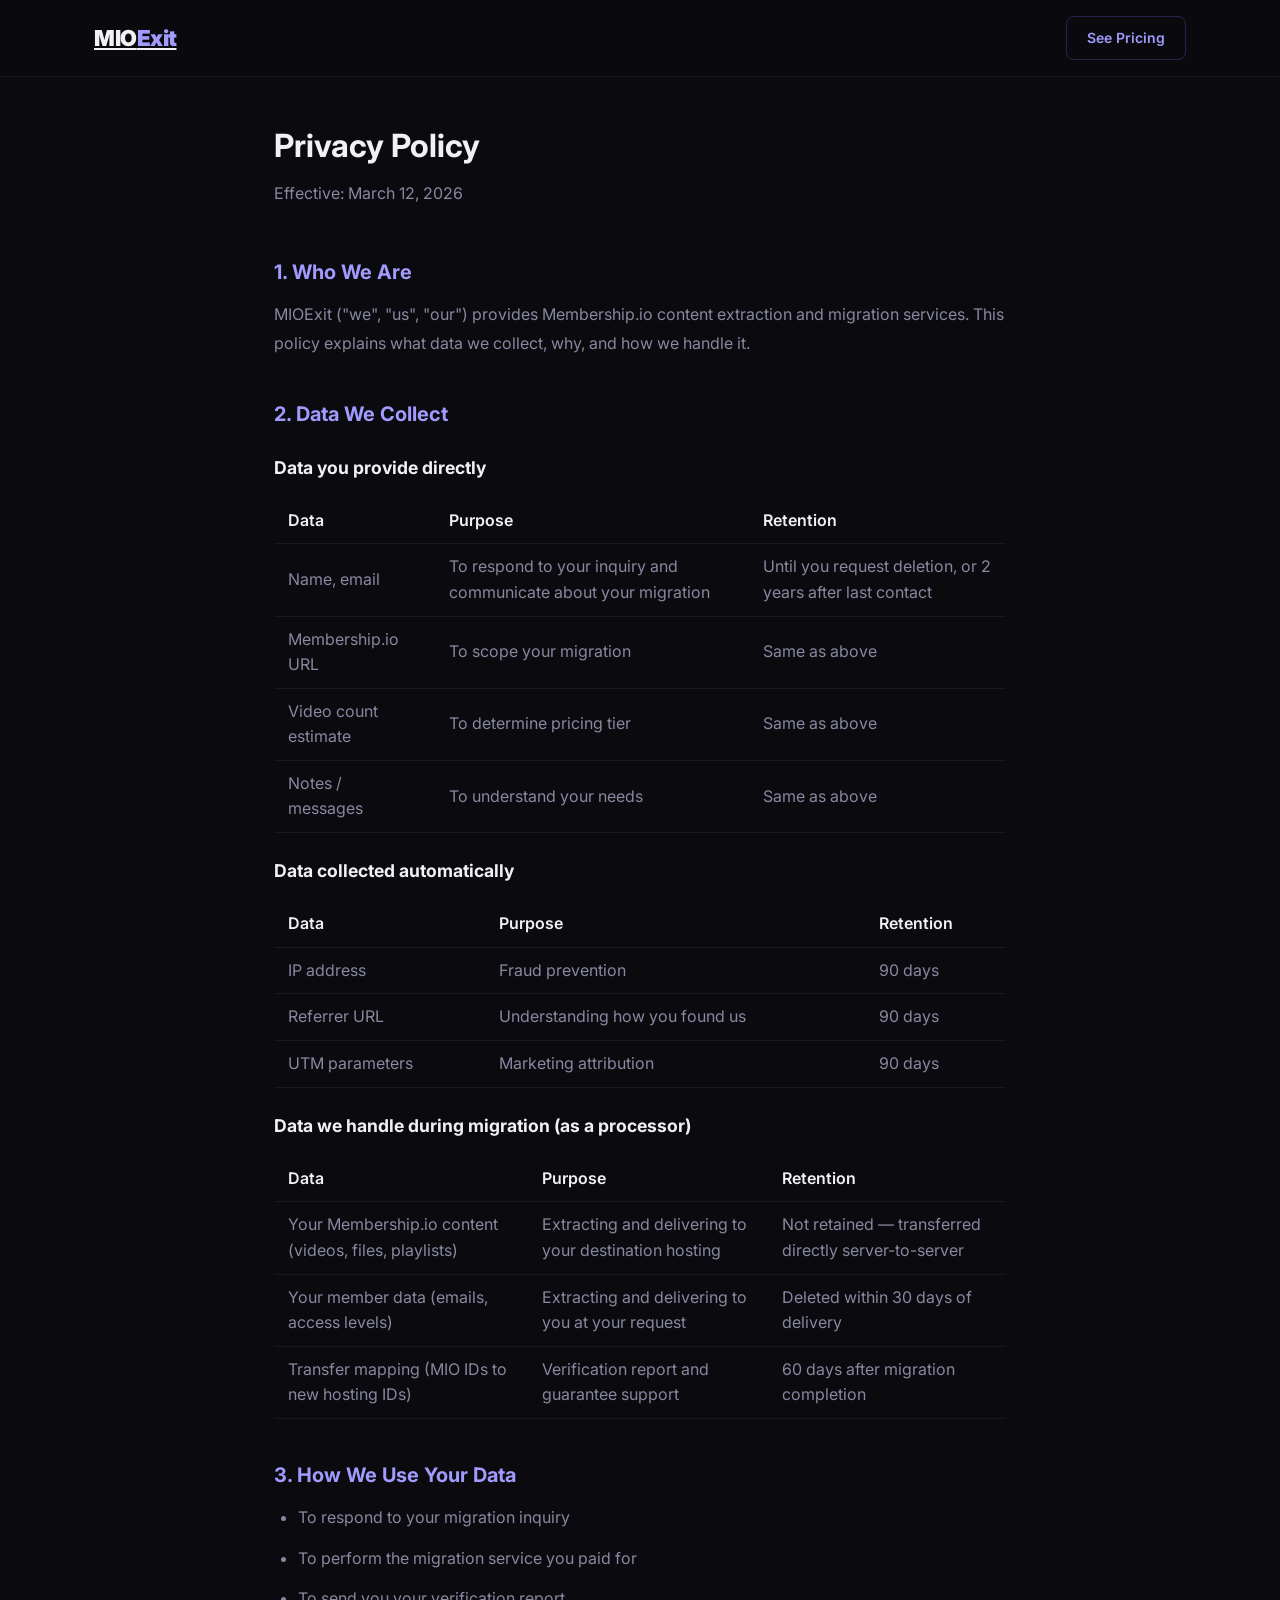
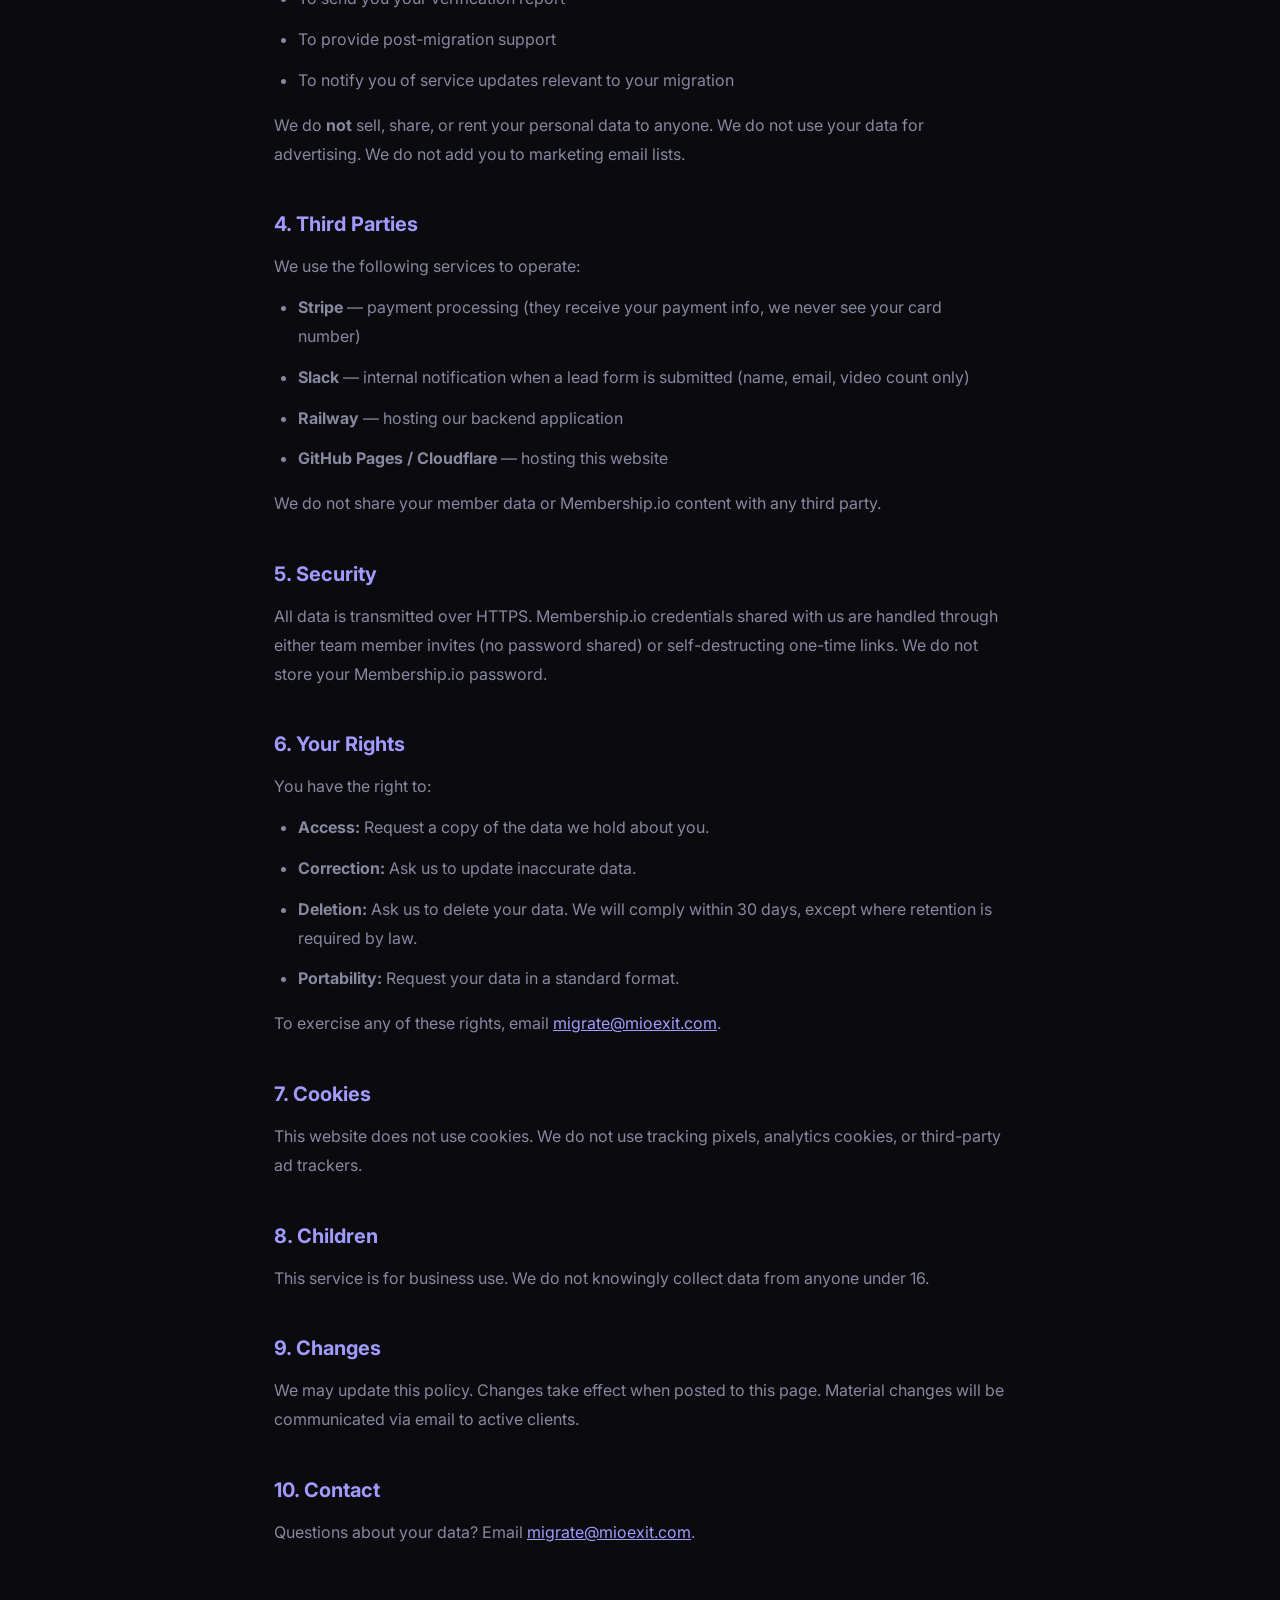
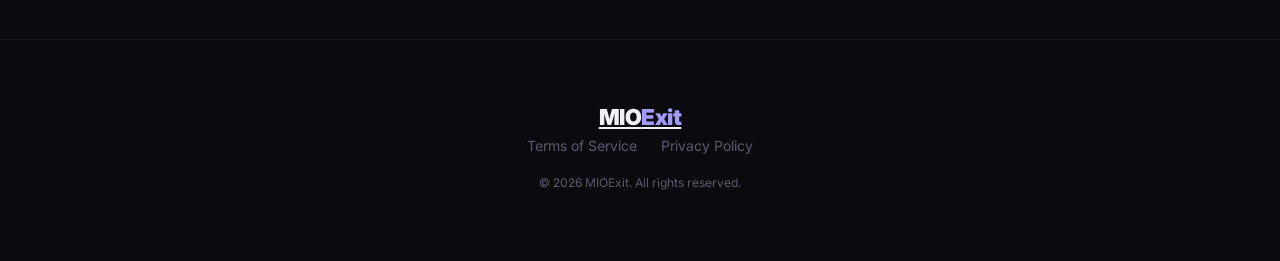
<file: privacy.html>
<!DOCTYPE html>
<html lang="en">
<head>
  <meta charset="UTF-8">
  <meta name="viewport" content="width=device-width, initial-scale=1.0">
  <title>Privacy Policy — MIOExit</title>
  <link rel="preconnect" href="https://fonts.googleapis.com">
  <link rel="preconnect" href="https://fonts.gstatic.com" crossorigin>
  <link href="https://fonts.googleapis.com/css2?family=Inter:wght@400;500;600;700&display=swap" rel="stylesheet">
  <link rel="stylesheet" href="styles.css">
  <style>
    .legal { max-width: 780px; margin: 0 auto; padding: 120px 24px 80px; }
    .legal h1 { font-size: 2rem; margin-bottom: 8px; }
    .legal .effective { color: var(--text-secondary); margin-bottom: 48px; }
    .legal h2 { font-size: 1.25rem; margin-top: 40px; margin-bottom: 12px; color: var(--accent-bright); }
    .legal p, .legal li { color: var(--text-secondary); line-height: 1.8; margin-bottom: 12px; }
    .legal ul { padding-left: 24px; margin-bottom: 16px; }
    .legal a { color: var(--accent-bright); }
    .legal table { width: 100%; border-collapse: collapse; margin: 16px 0 24px; }
    .legal th, .legal td { text-align: left; padding: 10px 14px; border-bottom: 1px solid var(--border); color: var(--text-secondary); }
    .legal th { color: var(--text-primary); font-weight: 600; }
  </style>
</head>
<body>

  <nav class="nav">
    <div class="nav-inner">
      <a href="/" class="nav-logo">MIO<span>Exit</span></a>
      <a href="/#pricing" class="nav-cta">See Pricing</a>
    </div>
  </nav>

  <div class="legal">
    <h1>Privacy Policy</h1>
    <p class="effective">Effective: March 12, 2026</p>

    <h2>1. Who We Are</h2>
    <p>MIOExit ("we", "us", "our") provides Membership.io content extraction and migration services. This policy explains what data we collect, why, and how we handle it.</p>

    <h2>2. Data We Collect</h2>

    <h3 style="font-size: 1.1rem; margin-top: 24px; margin-bottom: 8px;">Data you provide directly</h3>
    <table>
      <tr><th>Data</th><th>Purpose</th><th>Retention</th></tr>
      <tr><td>Name, email</td><td>To respond to your inquiry and communicate about your migration</td><td>Until you request deletion, or 2 years after last contact</td></tr>
      <tr><td>Membership.io URL</td><td>To scope your migration</td><td>Same as above</td></tr>
      <tr><td>Video count estimate</td><td>To determine pricing tier</td><td>Same as above</td></tr>
      <tr><td>Notes / messages</td><td>To understand your needs</td><td>Same as above</td></tr>
    </table>

    <h3 style="font-size: 1.1rem; margin-top: 24px; margin-bottom: 8px;">Data collected automatically</h3>
    <table>
      <tr><th>Data</th><th>Purpose</th><th>Retention</th></tr>
      <tr><td>IP address</td><td>Fraud prevention</td><td>90 days</td></tr>
      <tr><td>Referrer URL</td><td>Understanding how you found us</td><td>90 days</td></tr>
      <tr><td>UTM parameters</td><td>Marketing attribution</td><td>90 days</td></tr>
    </table>

    <h3 style="font-size: 1.1rem; margin-top: 24px; margin-bottom: 8px;">Data we handle during migration (as a processor)</h3>
    <table>
      <tr><th>Data</th><th>Purpose</th><th>Retention</th></tr>
      <tr><td>Your Membership.io content (videos, files, playlists)</td><td>Extracting and delivering to your destination hosting</td><td>Not retained — transferred directly server-to-server</td></tr>
      <tr><td>Your member data (emails, access levels)</td><td>Extracting and delivering to you at your request</td><td>Deleted within 30 days of delivery</td></tr>
      <tr><td>Transfer mapping (MIO IDs to new hosting IDs)</td><td>Verification report and guarantee support</td><td>60 days after migration completion</td></tr>
    </table>

    <h2>3. How We Use Your Data</h2>
    <ul>
      <li>To respond to your migration inquiry</li>
      <li>To perform the migration service you paid for</li>
      <li>To send you your verification report</li>
      <li>To provide post-migration support</li>
      <li>To notify you of service updates relevant to your migration</li>
    </ul>
    <p>We do <strong>not</strong> sell, share, or rent your personal data to anyone. We do not use your data for advertising. We do not add you to marketing email lists.</p>

    <h2>4. Third Parties</h2>
    <p>We use the following services to operate:</p>
    <ul>
      <li><strong>Stripe</strong> — payment processing (they receive your payment info, we never see your card number)</li>
      <li><strong>Slack</strong> — internal notification when a lead form is submitted (name, email, video count only)</li>
      <li><strong>Railway</strong> — hosting our backend application</li>
      <li><strong>GitHub Pages / Cloudflare</strong> — hosting this website</li>
    </ul>
    <p>We do not share your member data or Membership.io content with any third party.</p>

    <h2>5. Security</h2>
    <p>All data is transmitted over HTTPS. Membership.io credentials shared with us are handled through either team member invites (no password shared) or self-destructing one-time links. We do not store your Membership.io password.</p>

    <h2>6. Your Rights</h2>
    <p>You have the right to:</p>
    <ul>
      <li><strong>Access:</strong> Request a copy of the data we hold about you.</li>
      <li><strong>Correction:</strong> Ask us to update inaccurate data.</li>
      <li><strong>Deletion:</strong> Ask us to delete your data. We will comply within 30 days, except where retention is required by law.</li>
      <li><strong>Portability:</strong> Request your data in a standard format.</li>
    </ul>
    <p>To exercise any of these rights, email <a href="mailto:migrate@mioexit.com">migrate@mioexit.com</a>.</p>

    <h2>7. Cookies</h2>
    <p>This website does not use cookies. We do not use tracking pixels, analytics cookies, or third-party ad trackers.</p>

    <h2>8. Children</h2>
    <p>This service is for business use. We do not knowingly collect data from anyone under 16.</p>

    <h2>9. Changes</h2>
    <p>We may update this policy. Changes take effect when posted to this page. Material changes will be communicated via email to active clients.</p>

    <h2>10. Contact</h2>
    <p>Questions about your data? Email <a href="mailto:migrate@mioexit.com">migrate@mioexit.com</a>.</p>
  </div>

  <footer class="footer">
    <div class="container">
      <div class="footer-inner">
        <a href="/" class="nav-logo">MIO<span>Exit</span></a>
        <div class="footer-links">
          <a href="/terms.html">Terms of Service</a>
          <a href="/privacy.html">Privacy Policy</a>
        </div>
        <p class="footer-copy">&copy; 2026 MIOExit. All rights reserved.</p>
      </div>
    </div>
  </footer>

</body>
</html>
</file>
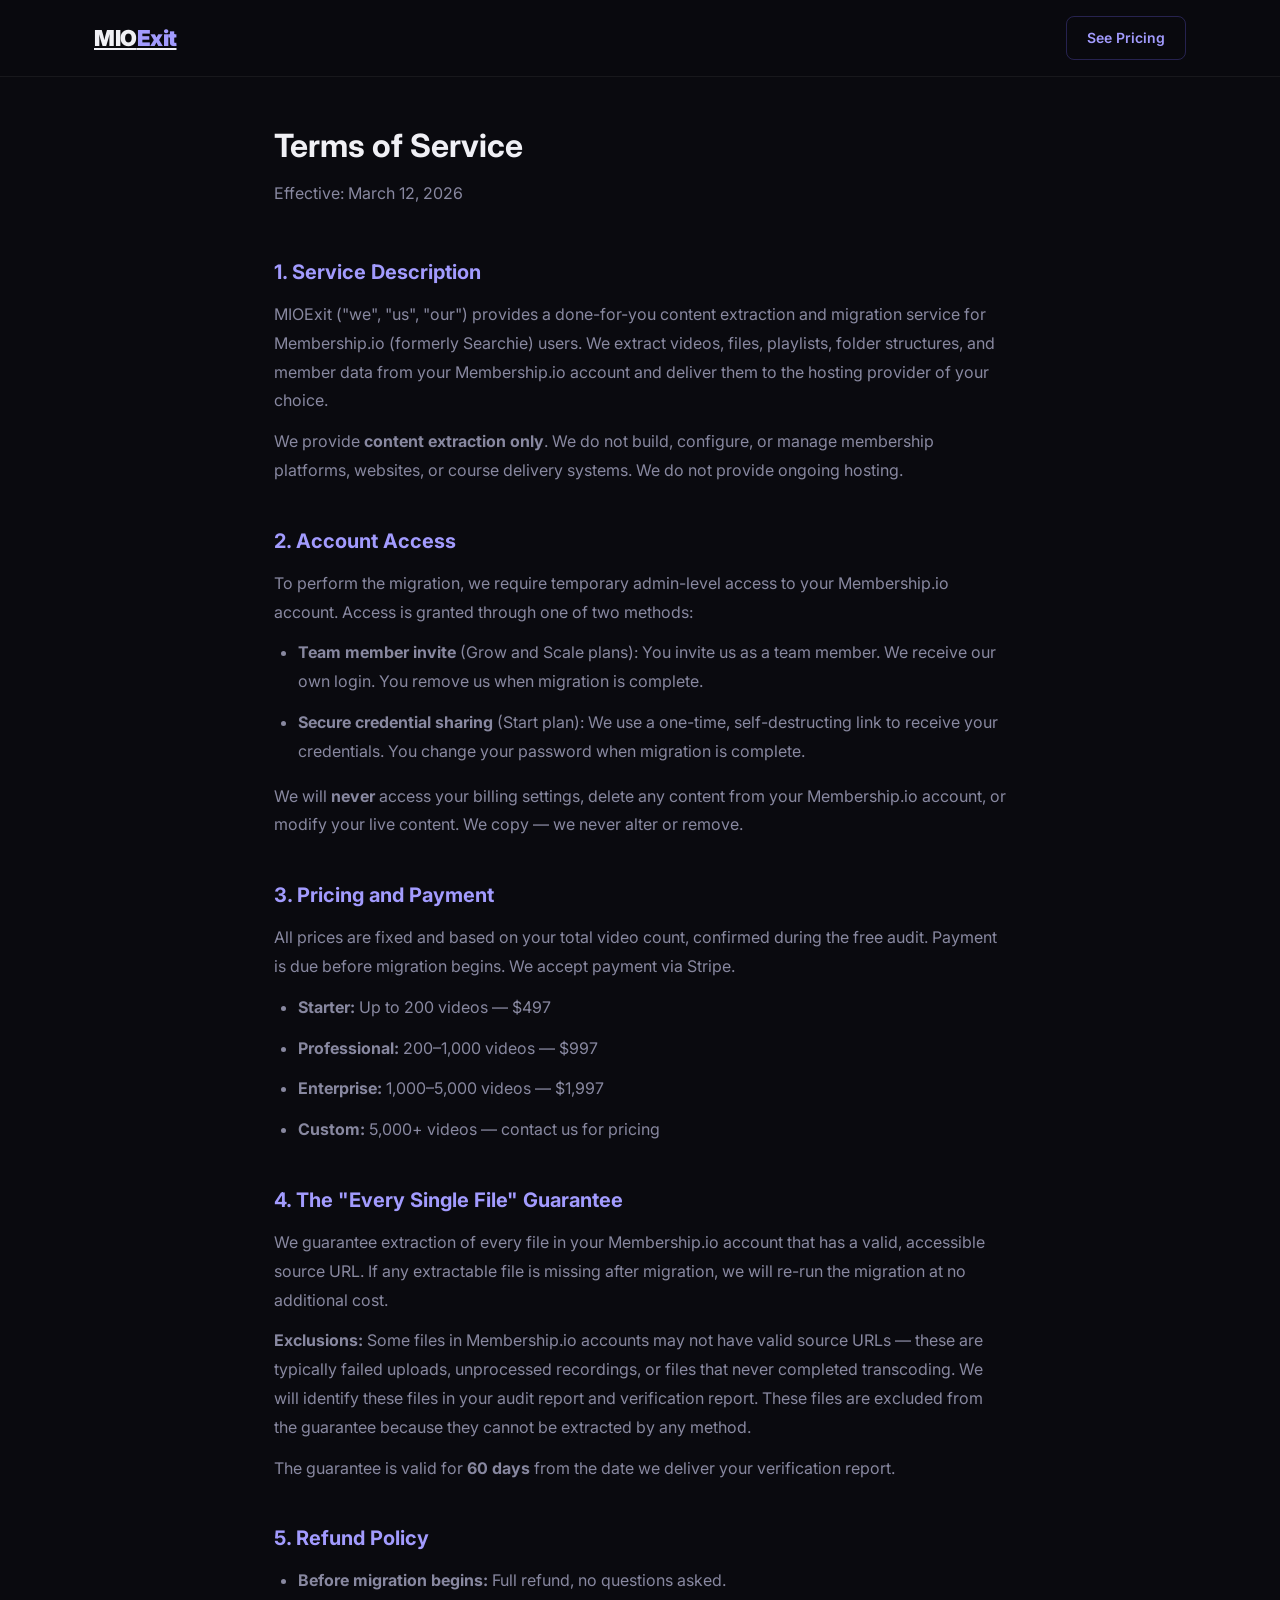
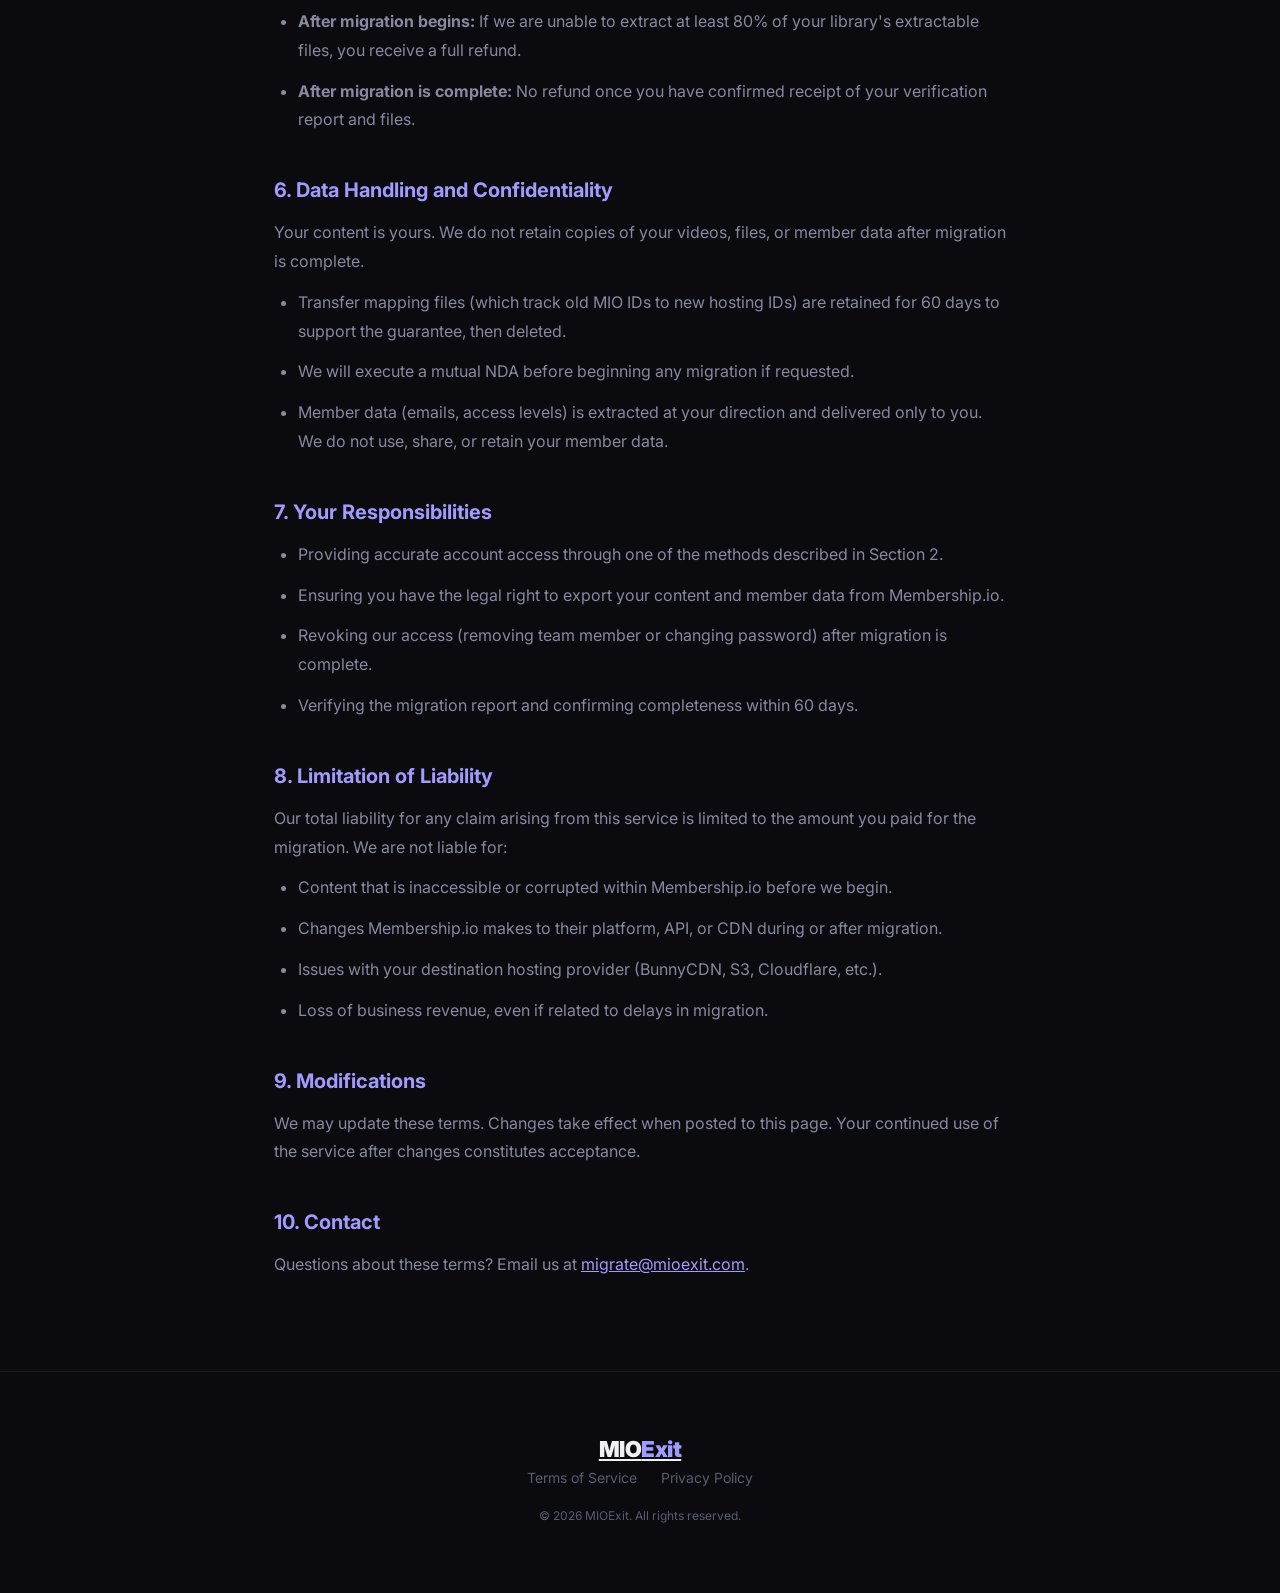
<file: terms.html>
<!DOCTYPE html>
<html lang="en">
<head>
  <meta charset="UTF-8">
  <meta name="viewport" content="width=device-width, initial-scale=1.0">
  <title>Terms of Service — MIOExit</title>
  <link rel="preconnect" href="https://fonts.googleapis.com">
  <link rel="preconnect" href="https://fonts.gstatic.com" crossorigin>
  <link href="https://fonts.googleapis.com/css2?family=Inter:wght@400;500;600;700&display=swap" rel="stylesheet">
  <link rel="stylesheet" href="styles.css">
  <style>
    .legal { max-width: 780px; margin: 0 auto; padding: 120px 24px 80px; }
    .legal h1 { font-size: 2rem; margin-bottom: 8px; }
    .legal .effective { color: var(--text-secondary); margin-bottom: 48px; }
    .legal h2 { font-size: 1.25rem; margin-top: 40px; margin-bottom: 12px; color: var(--accent-bright); }
    .legal p, .legal li { color: var(--text-secondary); line-height: 1.8; margin-bottom: 12px; }
    .legal ul { padding-left: 24px; margin-bottom: 16px; }
    .legal a { color: var(--accent-bright); }
  </style>
</head>
<body>

  <nav class="nav">
    <div class="nav-inner">
      <a href="/" class="nav-logo">MIO<span>Exit</span></a>
      <a href="/#pricing" class="nav-cta">See Pricing</a>
    </div>
  </nav>

  <div class="legal">
    <h1>Terms of Service</h1>
    <p class="effective">Effective: March 12, 2026</p>

    <h2>1. Service Description</h2>
    <p>MIOExit ("we", "us", "our") provides a done-for-you content extraction and migration service for Membership.io (formerly Searchie) users. We extract videos, files, playlists, folder structures, and member data from your Membership.io account and deliver them to the hosting provider of your choice.</p>
    <p>We provide <strong>content extraction only</strong>. We do not build, configure, or manage membership platforms, websites, or course delivery systems. We do not provide ongoing hosting.</p>

    <h2>2. Account Access</h2>
    <p>To perform the migration, we require temporary admin-level access to your Membership.io account. Access is granted through one of two methods:</p>
    <ul>
      <li><strong>Team member invite</strong> (Grow and Scale plans): You invite us as a team member. We receive our own login. You remove us when migration is complete.</li>
      <li><strong>Secure credential sharing</strong> (Start plan): We use a one-time, self-destructing link to receive your credentials. You change your password when migration is complete.</li>
    </ul>
    <p>We will <strong>never</strong> access your billing settings, delete any content from your Membership.io account, or modify your live content. We copy — we never alter or remove.</p>

    <h2>3. Pricing and Payment</h2>
    <p>All prices are fixed and based on your total video count, confirmed during the free audit. Payment is due before migration begins. We accept payment via Stripe.</p>
    <ul>
      <li><strong>Starter:</strong> Up to 200 videos — $497</li>
      <li><strong>Professional:</strong> 200–1,000 videos — $997</li>
      <li><strong>Enterprise:</strong> 1,000–5,000 videos — $1,997</li>
      <li><strong>Custom:</strong> 5,000+ videos — contact us for pricing</li>
    </ul>

    <h2>4. The "Every Single File" Guarantee</h2>
    <p>We guarantee extraction of every file in your Membership.io account that has a valid, accessible source URL. If any extractable file is missing after migration, we will re-run the migration at no additional cost.</p>
    <p><strong>Exclusions:</strong> Some files in Membership.io accounts may not have valid source URLs — these are typically failed uploads, unprocessed recordings, or files that never completed transcoding. We will identify these files in your audit report and verification report. These files are excluded from the guarantee because they cannot be extracted by any method.</p>
    <p>The guarantee is valid for <strong>60 days</strong> from the date we deliver your verification report.</p>

    <h2>5. Refund Policy</h2>
    <ul>
      <li><strong>Before migration begins:</strong> Full refund, no questions asked.</li>
      <li><strong>After migration begins:</strong> If we are unable to extract at least 80% of your library's extractable files, you receive a full refund.</li>
      <li><strong>After migration is complete:</strong> No refund once you have confirmed receipt of your verification report and files.</li>
    </ul>

    <h2>6. Data Handling and Confidentiality</h2>
    <p>Your content is yours. We do not retain copies of your videos, files, or member data after migration is complete.</p>
    <ul>
      <li>Transfer mapping files (which track old MIO IDs to new hosting IDs) are retained for 60 days to support the guarantee, then deleted.</li>
      <li>We will execute a mutual NDA before beginning any migration if requested.</li>
      <li>Member data (emails, access levels) is extracted at your direction and delivered only to you. We do not use, share, or retain your member data.</li>
    </ul>

    <h2>7. Your Responsibilities</h2>
    <ul>
      <li>Providing accurate account access through one of the methods described in Section 2.</li>
      <li>Ensuring you have the legal right to export your content and member data from Membership.io.</li>
      <li>Revoking our access (removing team member or changing password) after migration is complete.</li>
      <li>Verifying the migration report and confirming completeness within 60 days.</li>
    </ul>

    <h2>8. Limitation of Liability</h2>
    <p>Our total liability for any claim arising from this service is limited to the amount you paid for the migration. We are not liable for:</p>
    <ul>
      <li>Content that is inaccessible or corrupted within Membership.io before we begin.</li>
      <li>Changes Membership.io makes to their platform, API, or CDN during or after migration.</li>
      <li>Issues with your destination hosting provider (BunnyCDN, S3, Cloudflare, etc.).</li>
      <li>Loss of business revenue, even if related to delays in migration.</li>
    </ul>

    <h2>9. Modifications</h2>
    <p>We may update these terms. Changes take effect when posted to this page. Your continued use of the service after changes constitutes acceptance.</p>

    <h2>10. Contact</h2>
    <p>Questions about these terms? Email us at <a href="mailto:migrate@mioexit.com">migrate@mioexit.com</a>.</p>
  </div>

  <footer class="footer">
    <div class="container">
      <div class="footer-inner">
        <a href="/" class="nav-logo">MIO<span>Exit</span></a>
        <div class="footer-links">
          <a href="/terms.html">Terms of Service</a>
          <a href="/privacy.html">Privacy Policy</a>
        </div>
        <p class="footer-copy">&copy; 2026 MIOExit. All rights reserved.</p>
      </div>
    </div>
  </footer>

</body>
</html>
</file>
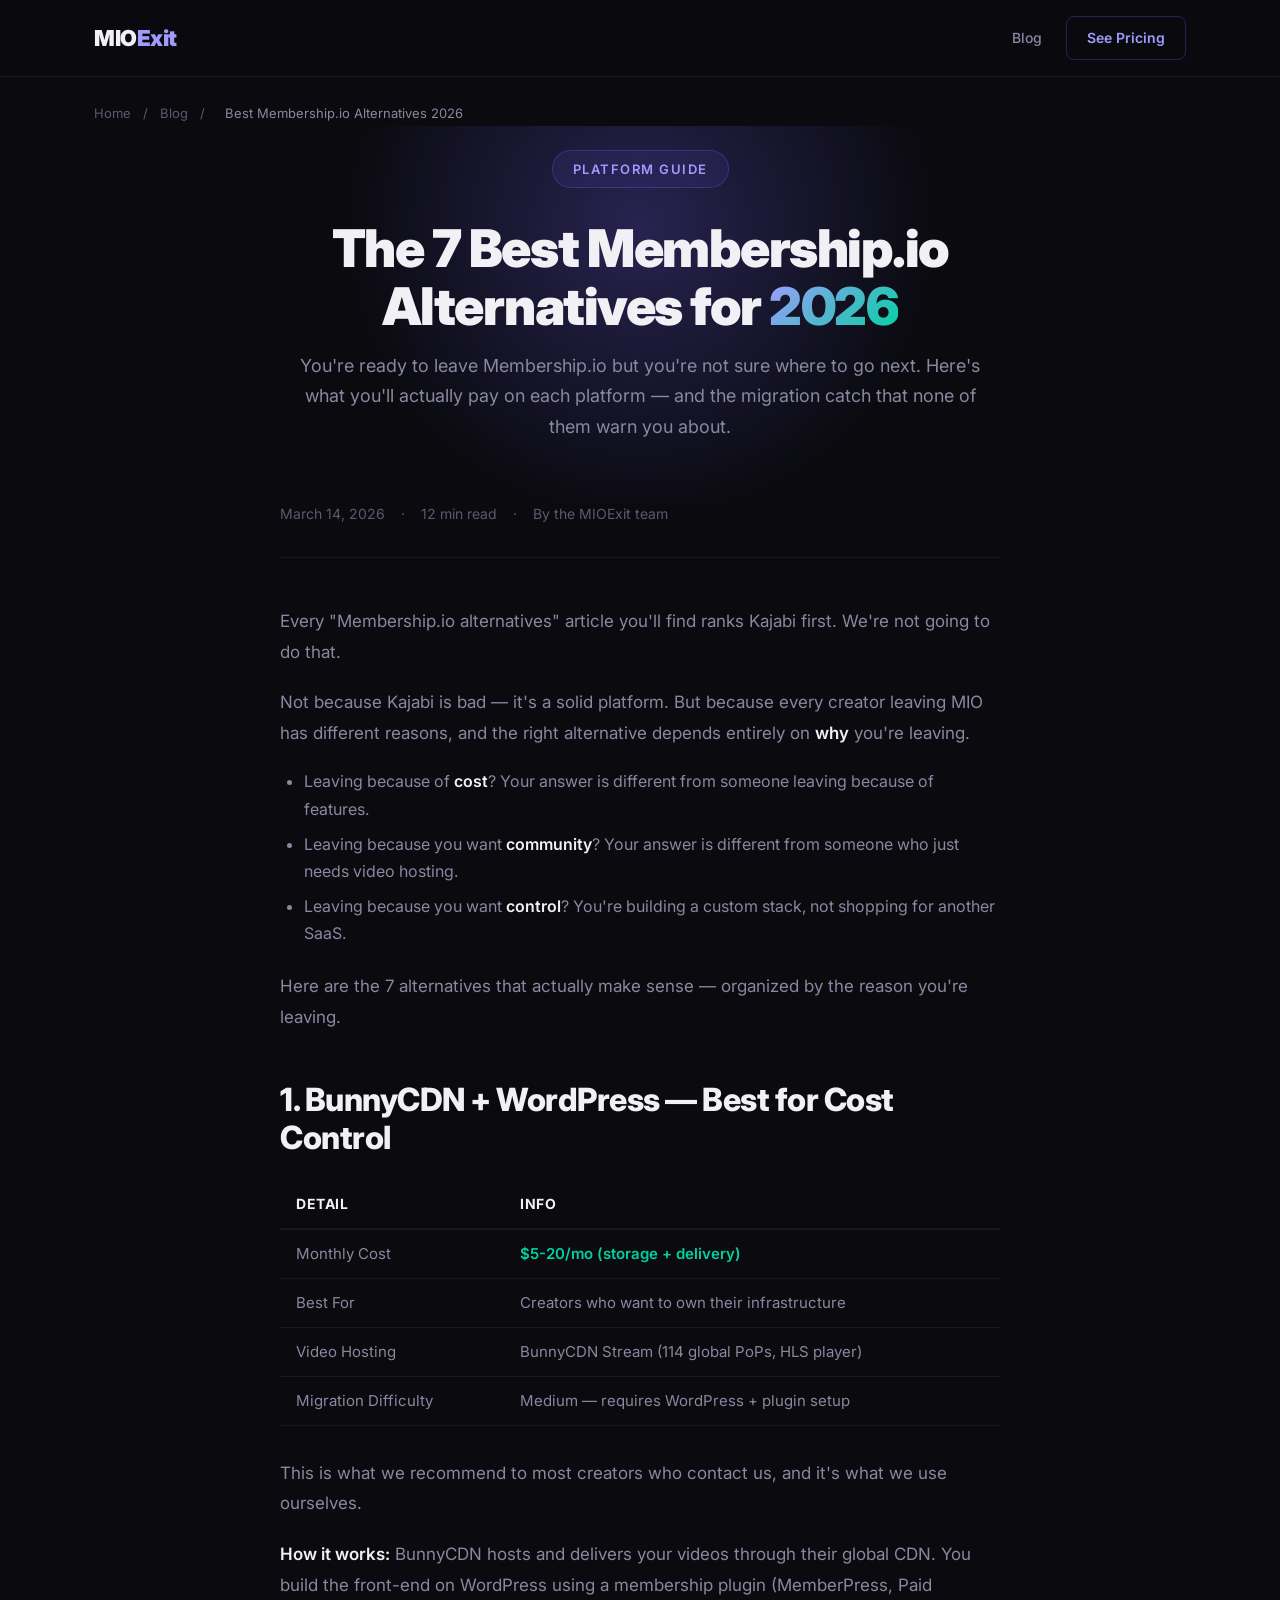
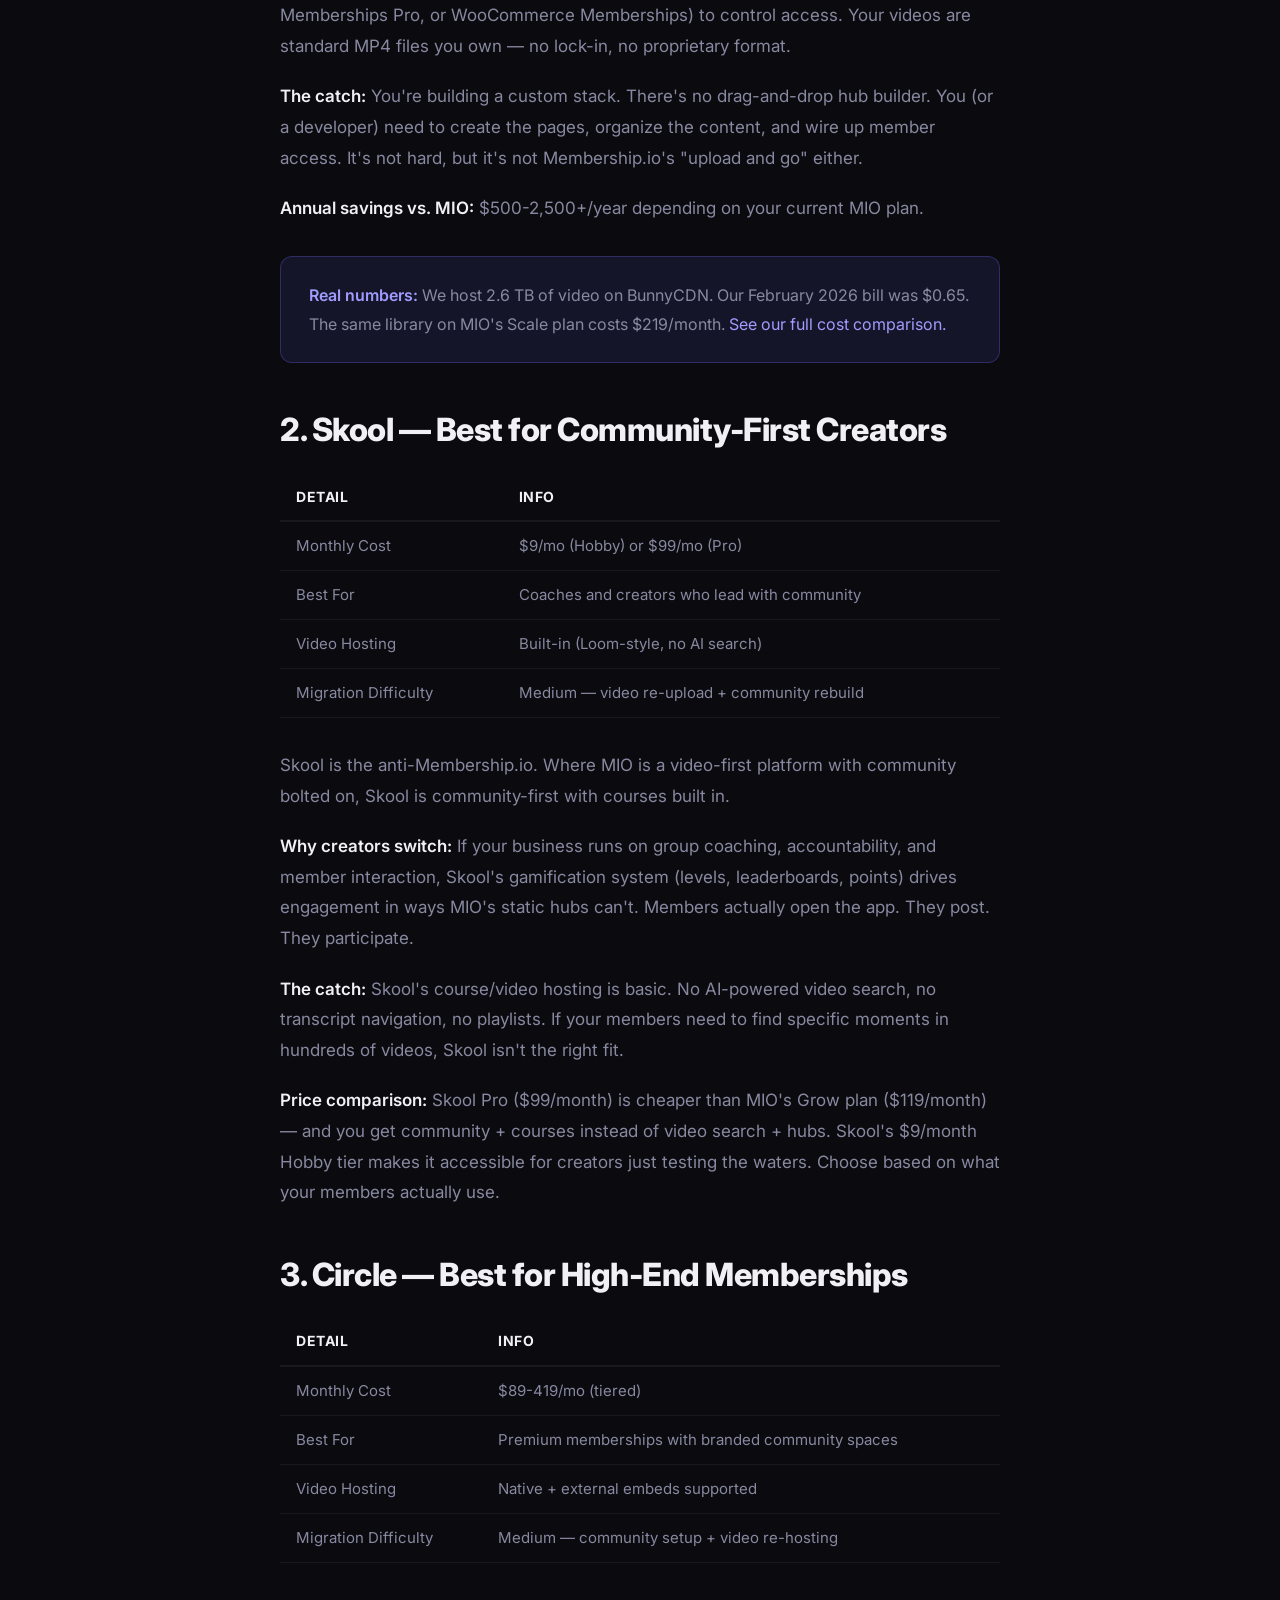
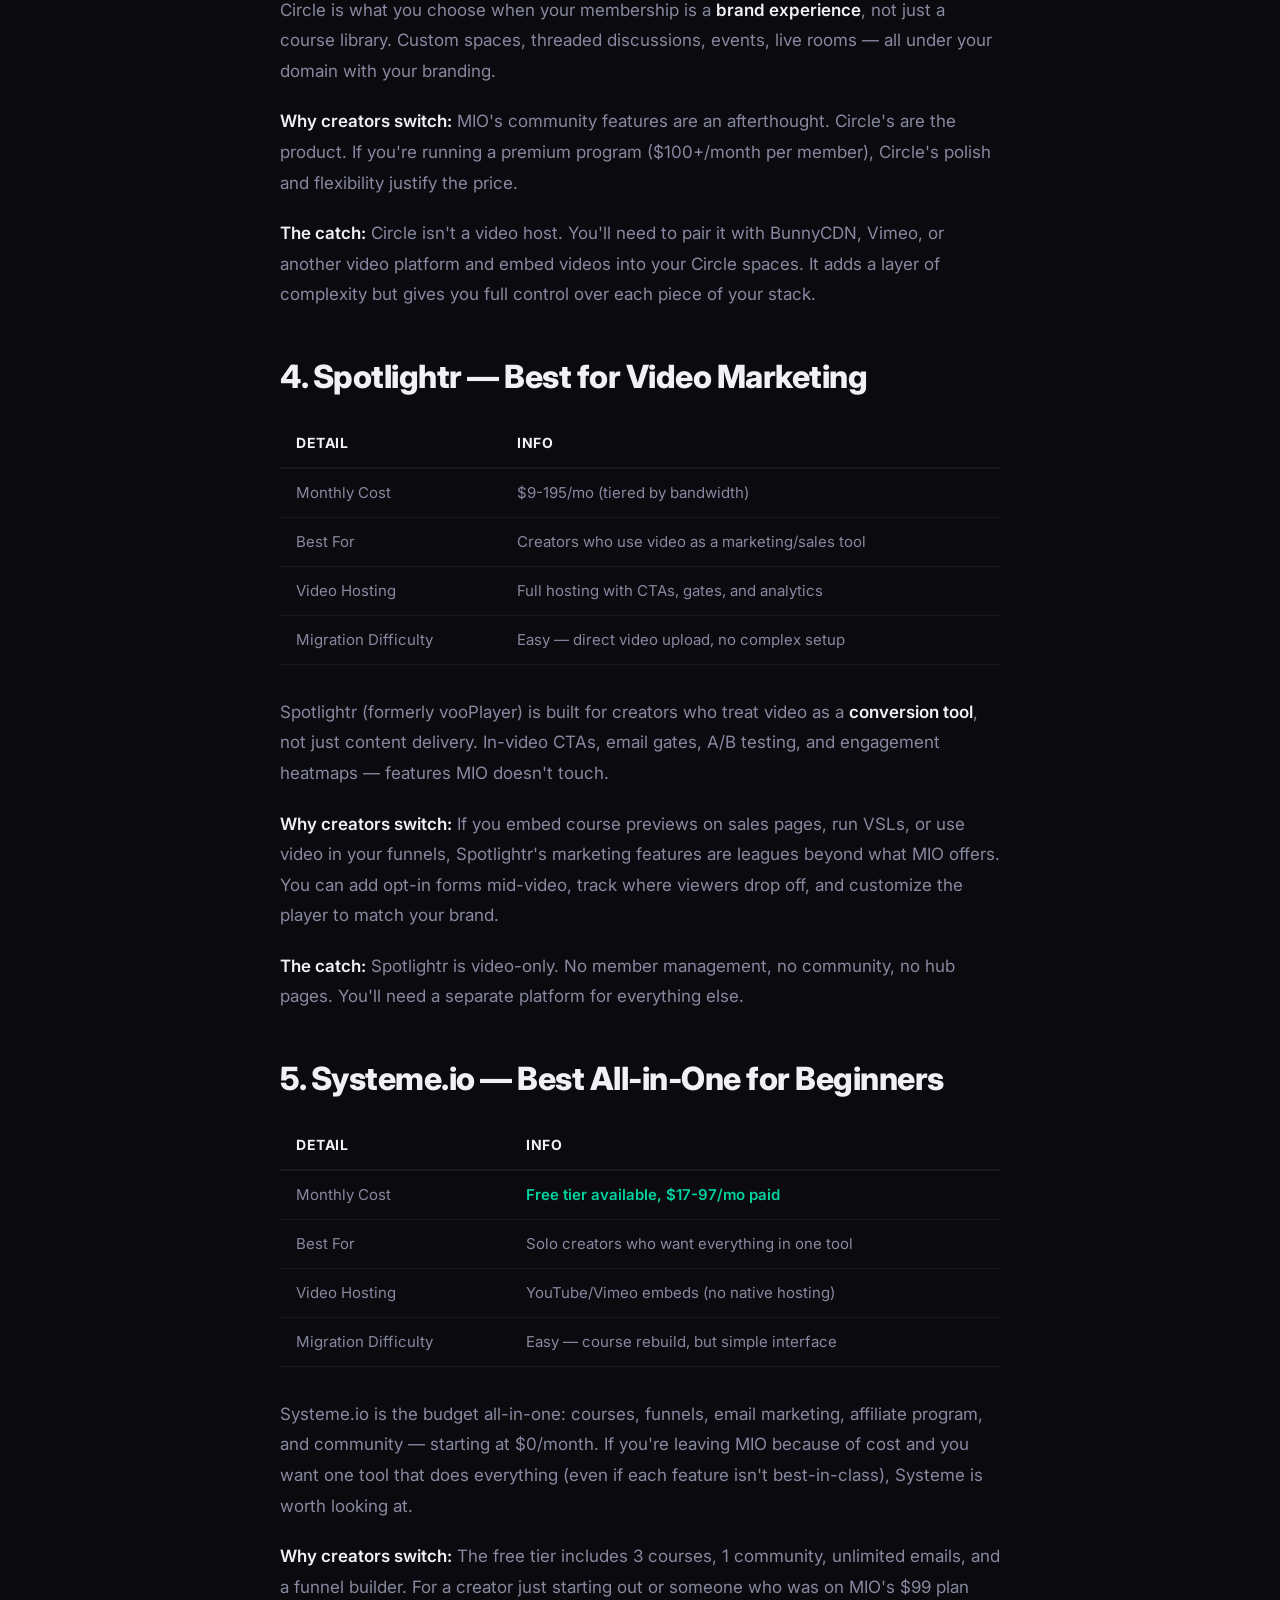
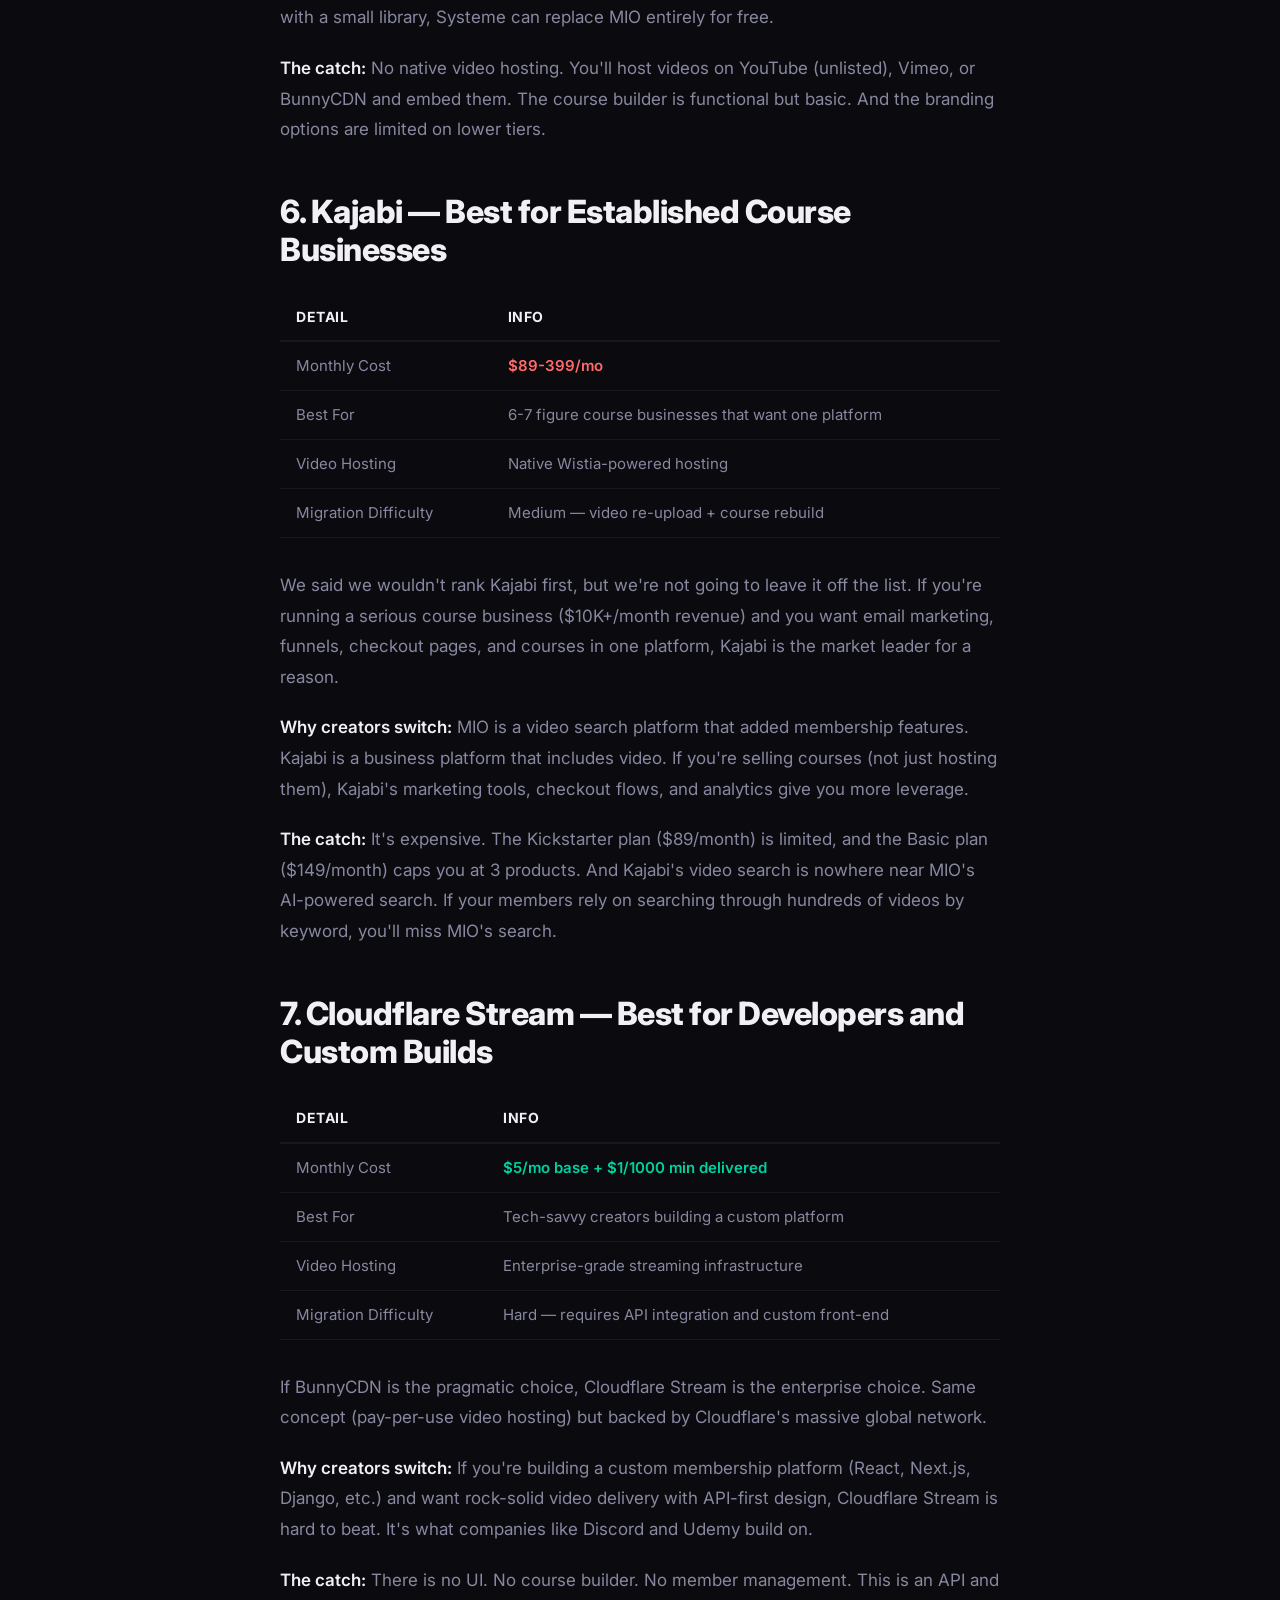
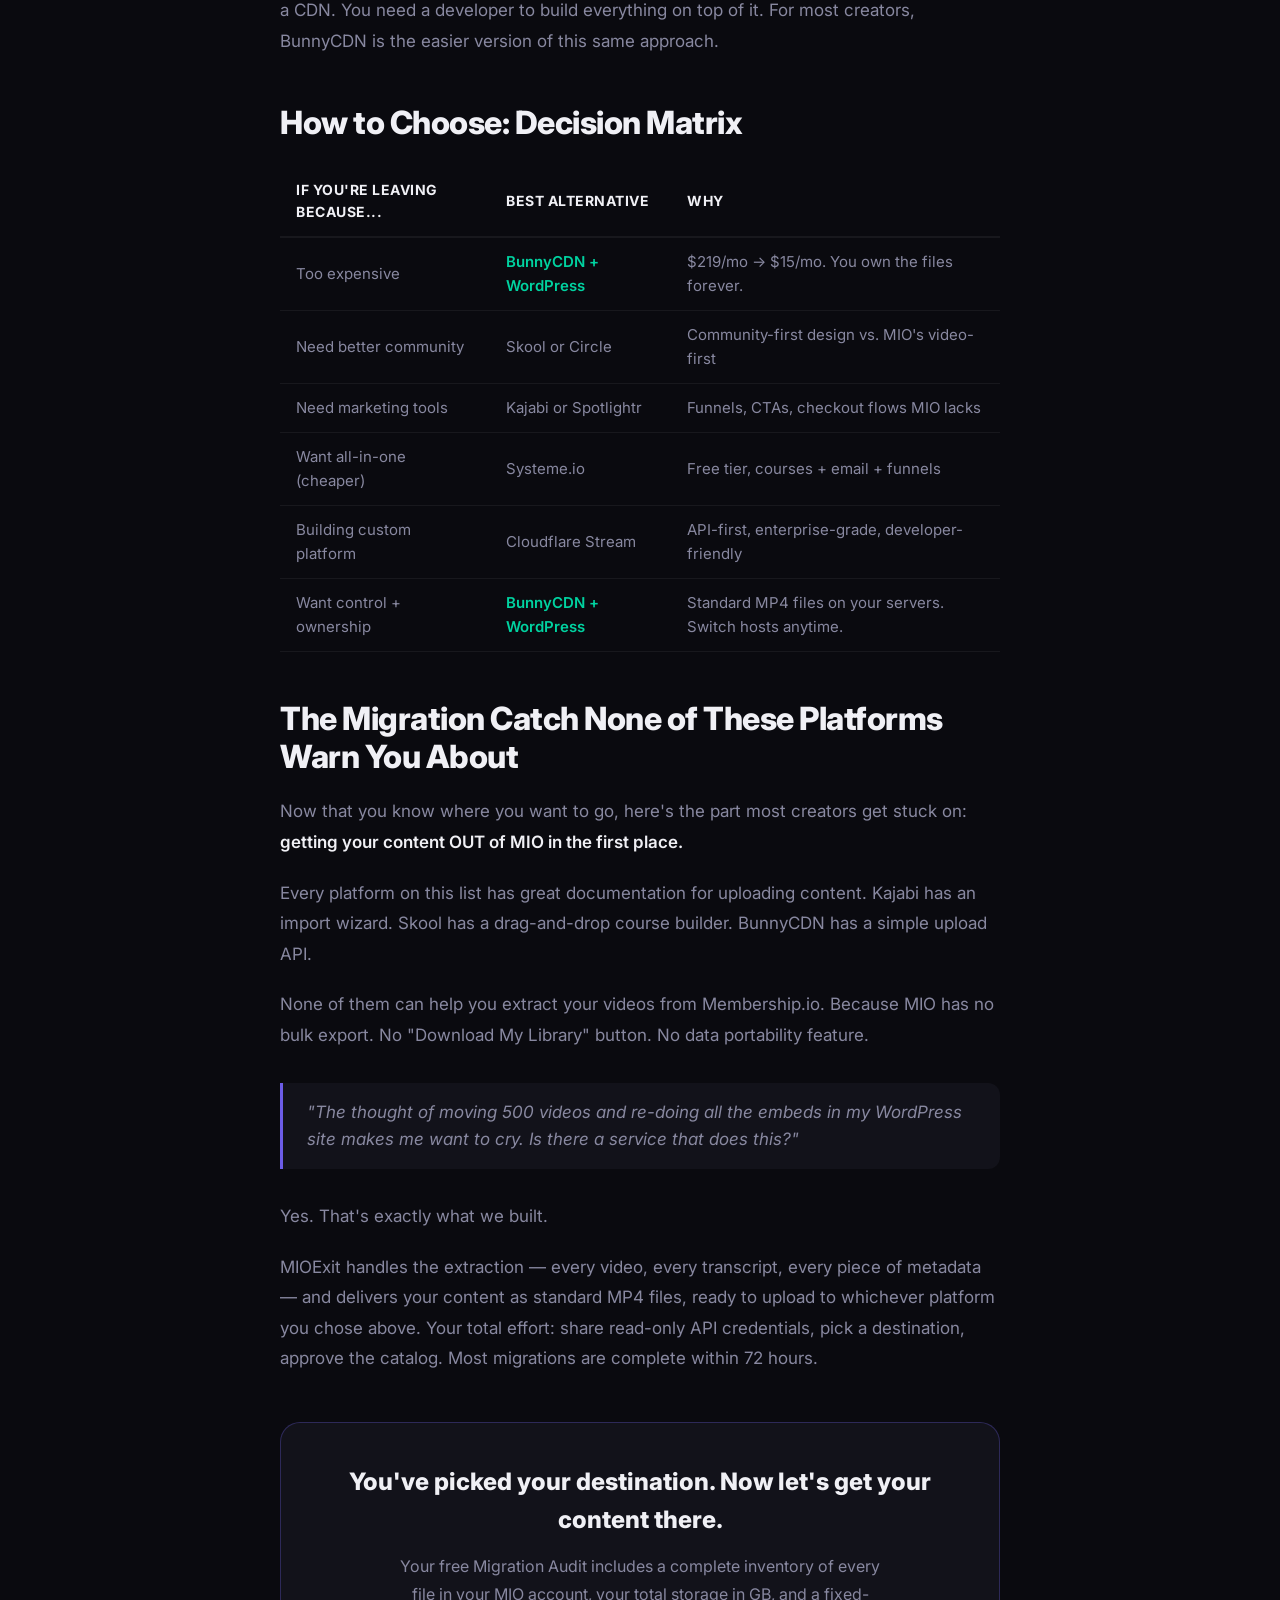
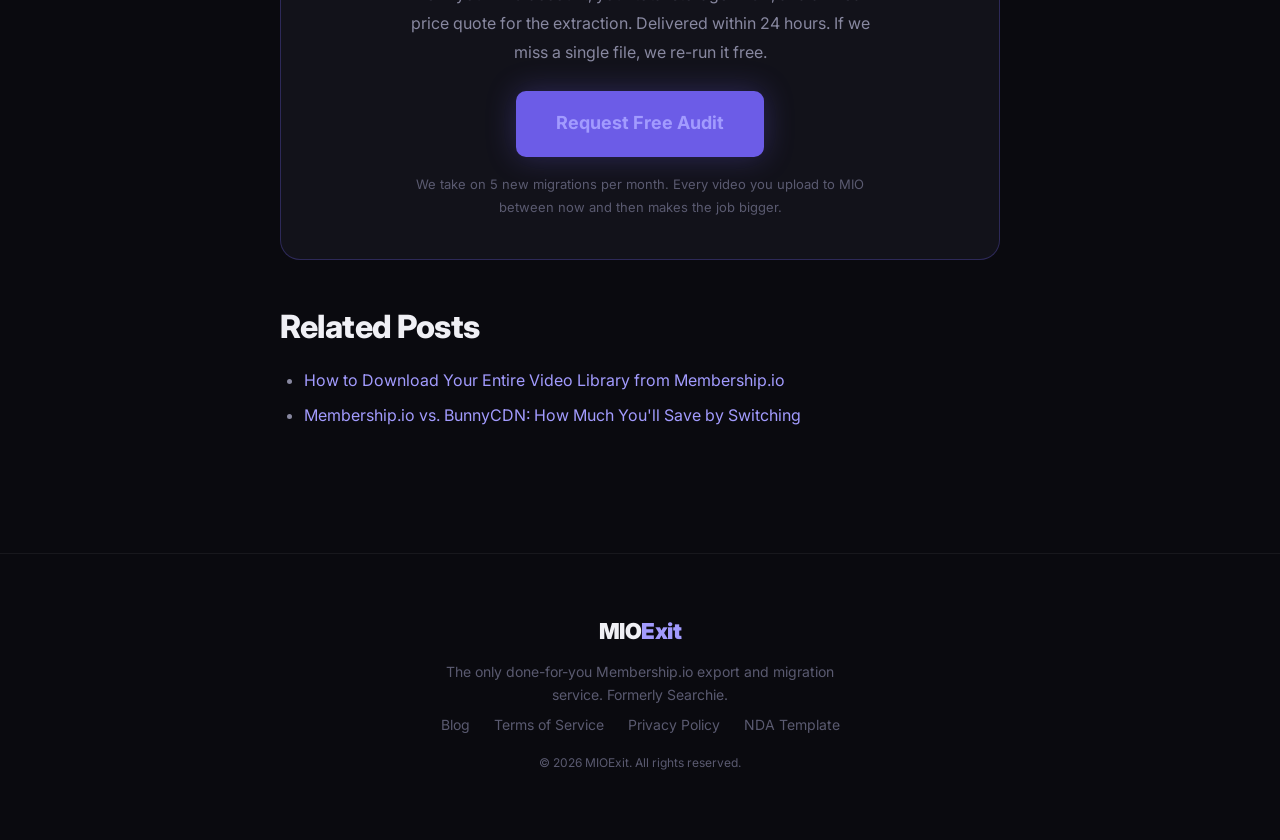
<file: blog/best-membership-io-alternatives-2026.html>
<!DOCTYPE html>
<html lang="en">
<head>
  <meta charset="UTF-8">
  <meta name="viewport" content="width=device-width, initial-scale=1.0">
  <title>The 7 Best Membership.io Alternatives for 2026 | MIOExit</title>
  <meta name="description" content="Honest reviews of the best Membership.io (Searchie) alternatives for course creators in 2026. BunnyCDN, Skool, Circle, Spotlightr, and more — with real pricing and migration difficulty ratings.">
  <meta name="keywords" content="membership.io alternatives, searchie alternatives, searchie competitors, best video hosting for course creators, membership site platforms, replace searchie 2026">

  <!-- Open Graph -->
  <meta property="og:title" content="The 7 Best Membership.io Alternatives for 2026">
  <meta property="og:description" content="Not another Kajabi listicle. Real alternatives for creators who want video search, cost control, or a community-first platform.">
  <meta property="og:type" content="article">
  <meta property="og:url" content="https://mioexit.com/blog/best-membership-io-alternatives-2026.html">
  <meta property="og:locale" content="en_US">
  <meta property="article:published_time" content="2026-03-14">

  <link rel="canonical" href="https://mioexit.com/blog/best-membership-io-alternatives-2026.html">

  <link rel="preconnect" href="https://fonts.googleapis.com">
  <link rel="preconnect" href="https://fonts.gstatic.com" crossorigin>
  <link href="https://fonts.googleapis.com/css2?family=Inter:wght@400;500;600;700;800;900&display=swap" rel="stylesheet">
  <link rel="stylesheet" href="../styles.css">

  <!-- Article Schema -->
  <script type="application/ld+json">
  {
    "@context": "https://schema.org",
    "@type": "Article",
    "headline": "The 7 Best Membership.io Alternatives for 2026",
    "description": "Honest comparison of the best Membership.io (Searchie) alternatives for course creators, with real pricing, pros/cons, and migration difficulty ratings.",
    "author": { "@type": "Organization", "name": "MIOExit" },
    "publisher": { "@type": "Organization", "name": "MIOExit" },
    "datePublished": "2026-03-14",
    "mainEntityOfPage": "https://mioexit.com/blog/best-membership-io-alternatives-2026.html"
  }
  </script>

  <!-- FAQ Schema -->
  <script type="application/ld+json">
  {
    "@context": "https://schema.org",
    "@type": "FAQPage",
    "mainEntity": [
      {
        "@type": "Question",
        "name": "What is the cheapest alternative to Membership.io?",
        "acceptedAnswer": {
          "@type": "Answer",
          "text": "BunnyCDN + WordPress is the cheapest option at $5-20/month for video hosting (vs $49-219/month for MIO). However, it requires building your own front-end. Systeme.io offers a free tier for an all-in-one solution."
        }
      },
      {
        "@type": "Question",
        "name": "What is the best Membership.io alternative for communities?",
        "acceptedAnswer": {
          "@type": "Answer",
          "text": "Skool is the best community-first alternative at $99/month. It combines courses, community, and gamification in one platform. Circle is another strong option for creators who want more customization."
        }
      },
      {
        "@type": "Question",
        "name": "Can I migrate from Membership.io to Kajabi?",
        "acceptedAnswer": {
          "@type": "Answer",
          "text": "Yes, but Membership.io has no bulk export, so you need to download each video individually or use a migration service. Kajabi's video hosting is included in their plans ($89-399/month)."
        }
      }
    ]
  }
  </script>
</head>
<body>

  <!-- NAV -->
  <nav class="nav">
    <div class="nav-inner">
      <a href="/" style="text-decoration:none"><div class="nav-logo">MIO<span>Exit</span></div></a>
      <div class="nav-links">
        <a href="/blog/" class="nav-link">Blog</a>
        <a href="/#pricing" class="nav-cta">See Pricing</a>
      </div>
    </div>
  </nav>

  <!-- BREADCRUMBS -->
  <div class="breadcrumbs">
    <a href="/">Home</a>
    <span>/</span>
    <a href="/blog/">Blog</a>
    <span>/</span>
    <span class="current">Best Membership.io Alternatives 2026</span>
  </div>

  <!-- BLOG HERO -->
  <header class="blog-hero" style="padding-top:24px">
    <div class="blog-hero-inner">
      <div class="hero-badge">Platform Guide</div>
      <h1>The 7 Best Membership.io Alternatives for <span class="hero-accent">2026</span></h1>
      <p>You're ready to leave Membership.io but you're not sure where to go next. Here's what you'll actually pay on each platform — and the migration catch that none of them warn you about.</p>
    </div>
  </header>

  <!-- ARTICLE -->
  <article class="blog-article">
    <div class="blog-article-inner">

      <div class="blog-meta">
        <span>March 14, 2026</span>
        <span>&middot;</span>
        <span>12 min read</span>
        <span>&middot;</span>
        <span>By the MIOExit team</span>
      </div>

      <p>Every "Membership.io alternatives" article you'll find ranks Kajabi first. We're not going to do that.</p>

      <p>Not because Kajabi is bad — it's a solid platform. But because every creator leaving MIO has different reasons, and the right alternative depends entirely on <strong>why</strong> you're leaving.</p>

      <ul>
        <li>Leaving because of <strong>cost</strong>? Your answer is different from someone leaving because of features.</li>
        <li>Leaving because you want <strong>community</strong>? Your answer is different from someone who just needs video hosting.</li>
        <li>Leaving because you want <strong>control</strong>? You're building a custom stack, not shopping for another SaaS.</li>
      </ul>

      <p>Here are the 7 alternatives that actually make sense — organized by the reason you're leaving.</p>

      <h2>1. BunnyCDN + WordPress — Best for Cost Control</h2>

      <table class="blog-table">
        <thead>
          <tr><th>Detail</th><th>Info</th></tr>
        </thead>
        <tbody>
          <tr><td>Monthly Cost</td><td class="cost-low">$5-20/mo (storage + delivery)</td></tr>
          <tr><td>Best For</td><td>Creators who want to own their infrastructure</td></tr>
          <tr><td>Video Hosting</td><td>BunnyCDN Stream (114 global PoPs, HLS player)</td></tr>
          <tr><td>Migration Difficulty</td><td>Medium — requires WordPress + plugin setup</td></tr>
        </tbody>
      </table>

      <p>This is what we recommend to most creators who contact us, and it's what we use ourselves.</p>

      <p><strong>How it works:</strong> BunnyCDN hosts and delivers your videos through their global CDN. You build the front-end on WordPress using a membership plugin (MemberPress, Paid Memberships Pro, or WooCommerce Memberships) to control access. Your videos are standard MP4 files you own — no lock-in, no proprietary format.</p>

      <p><strong>The catch:</strong> You're building a custom stack. There's no drag-and-drop hub builder. You (or a developer) need to create the pages, organize the content, and wire up member access. It's not hard, but it's not Membership.io's "upload and go" either.</p>

      <p><strong>Annual savings vs. MIO:</strong> $500-2,500+/year depending on your current MIO plan.</p>

      <div class="callout">
        <p><strong>Real numbers:</strong> We host 2.6 TB of video on BunnyCDN. Our February 2026 bill was $0.65. The same library on MIO's Scale plan costs $219/month. <a href="/blog/membership-io-vs-bunnycdn-cost-comparison.html">See our full cost comparison.</a></p>
      </div>

      <h2>2. Skool — Best for Community-First Creators</h2>

      <table class="blog-table">
        <thead>
          <tr><th>Detail</th><th>Info</th></tr>
        </thead>
        <tbody>
          <tr><td>Monthly Cost</td><td>$9/mo (Hobby) or $99/mo (Pro)</td></tr>
          <tr><td>Best For</td><td>Coaches and creators who lead with community</td></tr>
          <tr><td>Video Hosting</td><td>Built-in (Loom-style, no AI search)</td></tr>
          <tr><td>Migration Difficulty</td><td>Medium — video re-upload + community rebuild</td></tr>
        </tbody>
      </table>

      <p>Skool is the anti-Membership.io. Where MIO is a video-first platform with community bolted on, Skool is community-first with courses built in.</p>

      <p><strong>Why creators switch:</strong> If your business runs on group coaching, accountability, and member interaction, Skool's gamification system (levels, leaderboards, points) drives engagement in ways MIO's static hubs can't. Members actually open the app. They post. They participate.</p>

      <p><strong>The catch:</strong> Skool's course/video hosting is basic. No AI-powered video search, no transcript navigation, no playlists. If your members need to find specific moments in hundreds of videos, Skool isn't the right fit.</p>

      <p><strong>Price comparison:</strong> Skool Pro ($99/month) is cheaper than MIO's Grow plan ($119/month) — and you get community + courses instead of video search + hubs. Skool's $9/month Hobby tier makes it accessible for creators just testing the waters. Choose based on what your members actually use.</p>

      <h2>3. Circle — Best for High-End Memberships</h2>

      <table class="blog-table">
        <thead>
          <tr><th>Detail</th><th>Info</th></tr>
        </thead>
        <tbody>
          <tr><td>Monthly Cost</td><td>$89-419/mo (tiered)</td></tr>
          <tr><td>Best For</td><td>Premium memberships with branded community spaces</td></tr>
          <tr><td>Video Hosting</td><td>Native + external embeds supported</td></tr>
          <tr><td>Migration Difficulty</td><td>Medium — community setup + video re-hosting</td></tr>
        </tbody>
      </table>

      <p>Circle is what you choose when your membership is a <strong>brand experience</strong>, not just a course library. Custom spaces, threaded discussions, events, live rooms — all under your domain with your branding.</p>

      <p><strong>Why creators switch:</strong> MIO's community features are an afterthought. Circle's are the product. If you're running a premium program ($100+/month per member), Circle's polish and flexibility justify the price.</p>

      <p><strong>The catch:</strong> Circle isn't a video host. You'll need to pair it with BunnyCDN, Vimeo, or another video platform and embed videos into your Circle spaces. It adds a layer of complexity but gives you full control over each piece of your stack.</p>

      <h2>4. Spotlightr — Best for Video Marketing</h2>

      <table class="blog-table">
        <thead>
          <tr><th>Detail</th><th>Info</th></tr>
        </thead>
        <tbody>
          <tr><td>Monthly Cost</td><td>$9-195/mo (tiered by bandwidth)</td></tr>
          <tr><td>Best For</td><td>Creators who use video as a marketing/sales tool</td></tr>
          <tr><td>Video Hosting</td><td>Full hosting with CTAs, gates, and analytics</td></tr>
          <tr><td>Migration Difficulty</td><td>Easy — direct video upload, no complex setup</td></tr>
        </tbody>
      </table>

      <p>Spotlightr (formerly vooPlayer) is built for creators who treat video as a <strong>conversion tool</strong>, not just content delivery. In-video CTAs, email gates, A/B testing, and engagement heatmaps — features MIO doesn't touch.</p>

      <p><strong>Why creators switch:</strong> If you embed course previews on sales pages, run VSLs, or use video in your funnels, Spotlightr's marketing features are leagues beyond what MIO offers. You can add opt-in forms mid-video, track where viewers drop off, and customize the player to match your brand.</p>

      <p><strong>The catch:</strong> Spotlightr is video-only. No member management, no community, no hub pages. You'll need a separate platform for everything else.</p>

      <h2>5. Systeme.io — Best All-in-One for Beginners</h2>

      <table class="blog-table">
        <thead>
          <tr><th>Detail</th><th>Info</th></tr>
        </thead>
        <tbody>
          <tr><td>Monthly Cost</td><td class="cost-low">Free tier available, $17-97/mo paid</td></tr>
          <tr><td>Best For</td><td>Solo creators who want everything in one tool</td></tr>
          <tr><td>Video Hosting</td><td>YouTube/Vimeo embeds (no native hosting)</td></tr>
          <tr><td>Migration Difficulty</td><td>Easy — course rebuild, but simple interface</td></tr>
        </tbody>
      </table>

      <p>Systeme.io is the budget all-in-one: courses, funnels, email marketing, affiliate program, and community — starting at $0/month. If you're leaving MIO because of cost and you want one tool that does everything (even if each feature isn't best-in-class), Systeme is worth looking at.</p>

      <p><strong>Why creators switch:</strong> The free tier includes 3 courses, 1 community, unlimited emails, and a funnel builder. For a creator just starting out or someone who was on MIO's $99 plan with a small library, Systeme can replace MIO entirely for free.</p>

      <p><strong>The catch:</strong> No native video hosting. You'll host videos on YouTube (unlisted), Vimeo, or BunnyCDN and embed them. The course builder is functional but basic. And the branding options are limited on lower tiers.</p>

      <h2>6. Kajabi — Best for Established Course Businesses</h2>

      <table class="blog-table">
        <thead>
          <tr><th>Detail</th><th>Info</th></tr>
        </thead>
        <tbody>
          <tr><td>Monthly Cost</td><td class="cost-high">$89-399/mo</td></tr>
          <tr><td>Best For</td><td>6-7 figure course businesses that want one platform</td></tr>
          <tr><td>Video Hosting</td><td>Native Wistia-powered hosting</td></tr>
          <tr><td>Migration Difficulty</td><td>Medium — video re-upload + course rebuild</td></tr>
        </tbody>
      </table>

      <p>We said we wouldn't rank Kajabi first, but we're not going to leave it off the list. If you're running a serious course business ($10K+/month revenue) and you want email marketing, funnels, checkout pages, and courses in one platform, Kajabi is the market leader for a reason.</p>

      <p><strong>Why creators switch:</strong> MIO is a video search platform that added membership features. Kajabi is a business platform that includes video. If you're selling courses (not just hosting them), Kajabi's marketing tools, checkout flows, and analytics give you more leverage.</p>

      <p><strong>The catch:</strong> It's expensive. The Kickstarter plan ($89/month) is limited, and the Basic plan ($149/month) caps you at 3 products. And Kajabi's video search is nowhere near MIO's AI-powered search. If your members rely on searching through hundreds of videos by keyword, you'll miss MIO's search.</p>

      <h2>7. Cloudflare Stream — Best for Developers and Custom Builds</h2>

      <table class="blog-table">
        <thead>
          <tr><th>Detail</th><th>Info</th></tr>
        </thead>
        <tbody>
          <tr><td>Monthly Cost</td><td class="cost-low">$5/mo base + $1/1000 min delivered</td></tr>
          <tr><td>Best For</td><td>Tech-savvy creators building a custom platform</td></tr>
          <tr><td>Video Hosting</td><td>Enterprise-grade streaming infrastructure</td></tr>
          <tr><td>Migration Difficulty</td><td>Hard — requires API integration and custom front-end</td></tr>
        </tbody>
      </table>

      <p>If BunnyCDN is the pragmatic choice, Cloudflare Stream is the enterprise choice. Same concept (pay-per-use video hosting) but backed by Cloudflare's massive global network.</p>

      <p><strong>Why creators switch:</strong> If you're building a custom membership platform (React, Next.js, Django, etc.) and want rock-solid video delivery with API-first design, Cloudflare Stream is hard to beat. It's what companies like Discord and Udemy build on.</p>

      <p><strong>The catch:</strong> There is no UI. No course builder. No member management. This is an API and a CDN. You need a developer to build everything on top of it. For most creators, BunnyCDN is the easier version of this same approach.</p>

      <h2>How to Choose: Decision Matrix</h2>

      <table class="blog-table">
        <thead>
          <tr>
            <th>If You're Leaving Because...</th>
            <th>Best Alternative</th>
            <th>Why</th>
          </tr>
        </thead>
        <tbody>
          <tr>
            <td>Too expensive</td>
            <td class="cost-low">BunnyCDN + WordPress</td>
            <td>$219/mo → $15/mo. You own the files forever.</td>
          </tr>
          <tr>
            <td>Need better community</td>
            <td>Skool or Circle</td>
            <td>Community-first design vs. MIO's video-first</td>
          </tr>
          <tr>
            <td>Need marketing tools</td>
            <td>Kajabi or Spotlightr</td>
            <td>Funnels, CTAs, checkout flows MIO lacks</td>
          </tr>
          <tr>
            <td>Want all-in-one (cheaper)</td>
            <td>Systeme.io</td>
            <td>Free tier, courses + email + funnels</td>
          </tr>
          <tr>
            <td>Building custom platform</td>
            <td>Cloudflare Stream</td>
            <td>API-first, enterprise-grade, developer-friendly</td>
          </tr>
          <tr>
            <td>Want control + ownership</td>
            <td class="cost-low">BunnyCDN + WordPress</td>
            <td>Standard MP4 files on your servers. Switch hosts anytime.</td>
          </tr>
        </tbody>
      </table>

      <h2>The Migration Catch None of These Platforms Warn You About</h2>

      <p>Now that you know where you want to go, here's the part most creators get stuck on: <strong>getting your content OUT of MIO in the first place.</strong></p>

      <p>Every platform on this list has great documentation for uploading content. Kajabi has an import wizard. Skool has a drag-and-drop course builder. BunnyCDN has a simple upload API.</p>

      <p>None of them can help you extract your videos from Membership.io. Because MIO has no bulk export. No "Download My Library" button. No data portability feature.</p>

      <blockquote>"The thought of moving 500 videos and re-doing all the embeds in my WordPress site makes me want to cry. Is there a service that does this?"</blockquote>

      <p>Yes. That's exactly what we built.</p>

      <p>MIOExit handles the extraction — every video, every transcript, every piece of metadata — and delivers your content as standard MP4 files, ready to upload to whichever platform you chose above. Your total effort: share read-only API credentials, pick a destination, approve the catalog. Most migrations are complete within 72 hours.</p>

      <!-- CTA -->
      <div class="blog-cta">
        <h3>You've picked your destination. Now let's get your content there.</h3>
        <p>Your free Migration Audit includes a complete inventory of every file in your MIO account, your total storage in GB, and a fixed-price quote for the extraction. Delivered within 24 hours. If we miss a single file, we re-run it free.</p>
        <a href="/#audit" class="btn btn-primary btn-large">Request Free Audit</a>
        <p style="font-size:13px;color:var(--text-muted);margin-top:16px;margin-bottom:0">We take on 5 new migrations per month. Every video you upload to MIO between now and then makes the job bigger.</p>
      </div>

      <h2>Related Posts</h2>

      <ul>
        <li><a href="/blog/how-to-download-membership-io-videos.html">How to Download Your Entire Video Library from Membership.io</a></li>
        <li><a href="/blog/membership-io-vs-bunnycdn-cost-comparison.html">Membership.io vs. BunnyCDN: How Much You'll Save by Switching</a></li>
      </ul>

    </div>
  </article>

  <!-- FOOTER -->
  <footer class="footer">
    <div class="container">
      <div class="footer-inner">
        <a href="/" style="text-decoration:none"><div class="nav-logo">MIO<span>Exit</span></div></a>
        <p>The only done-for-you Membership.io export and migration service. Formerly Searchie.</p>
        <div class="footer-links">
          <a href="/blog/">Blog</a>
          <a href="/terms.html">Terms of Service</a>
          <a href="/privacy.html">Privacy Policy</a>
          <a href="/nda.html">NDA Template</a>
        </div>
        <p class="footer-copy">&copy; 2026 MIOExit. All rights reserved.</p>
      </div>
    </div>
  </footer>

</body>
</html>
</file>
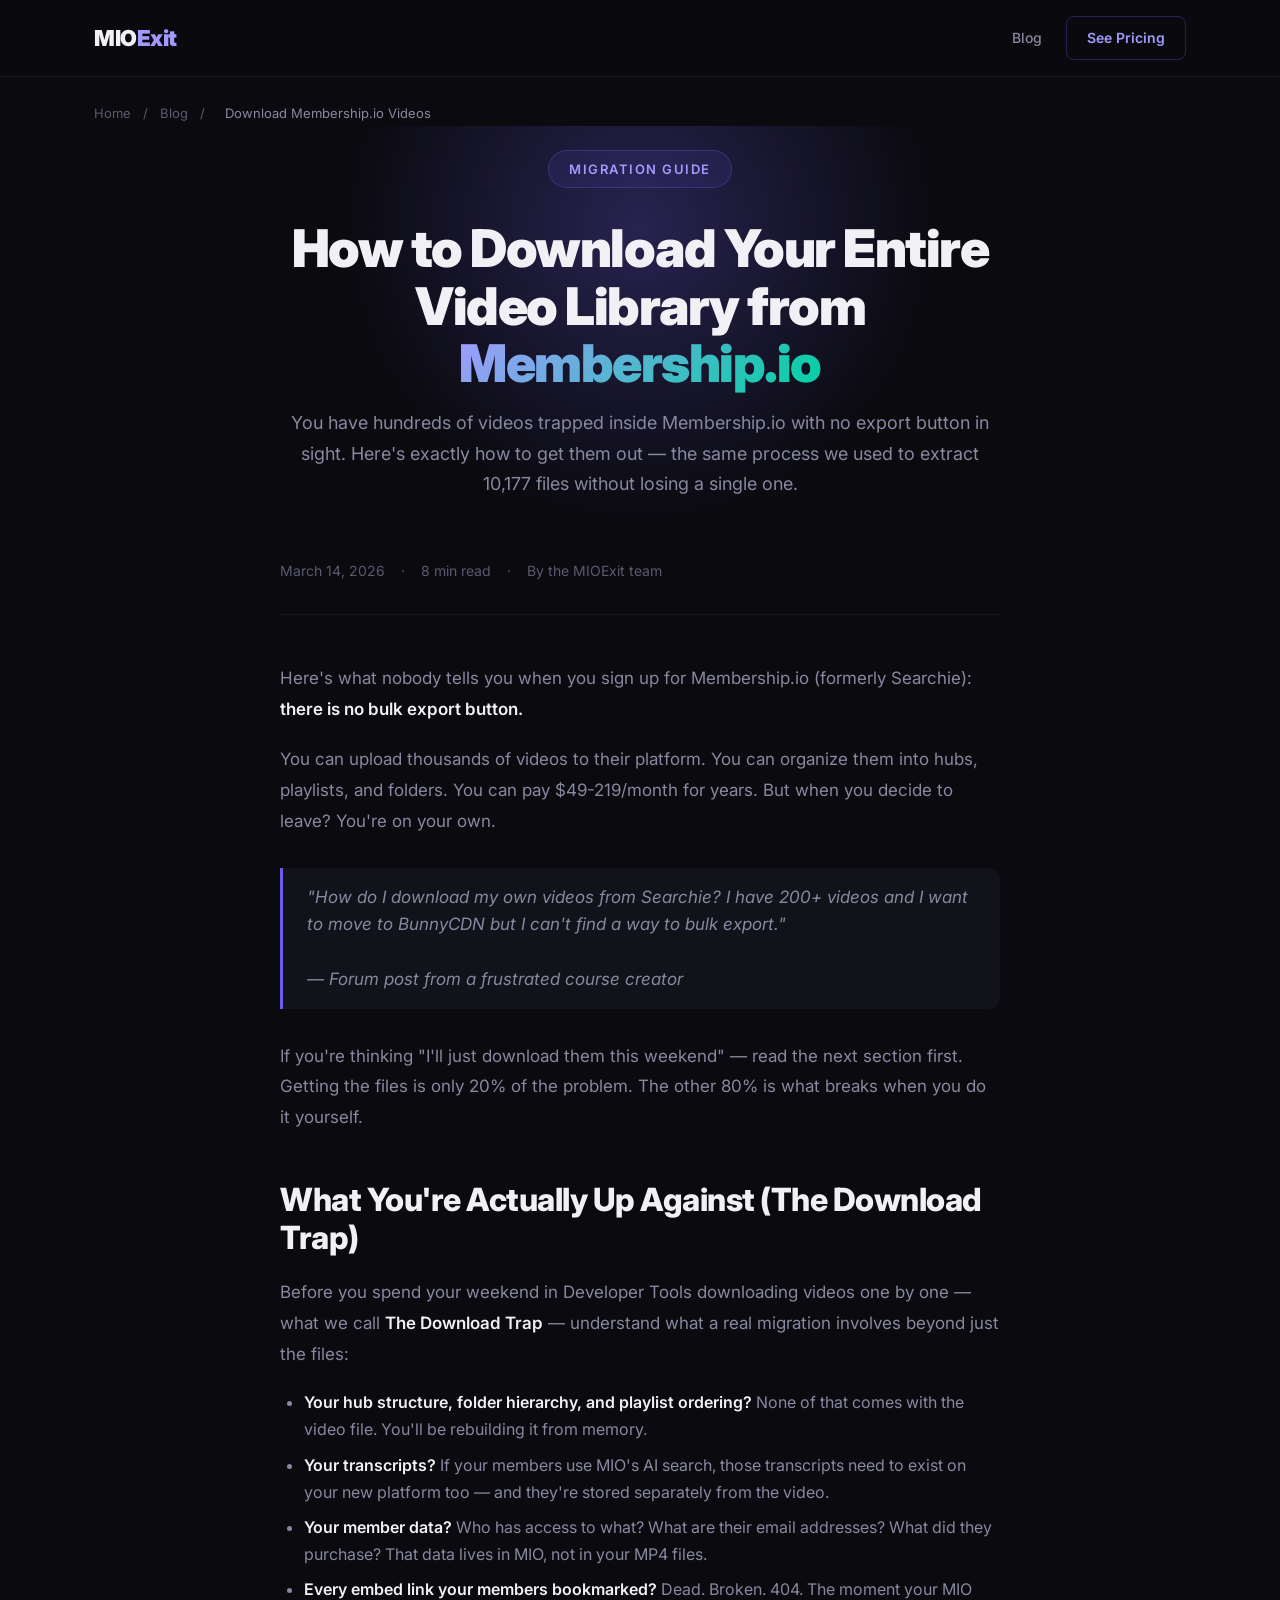
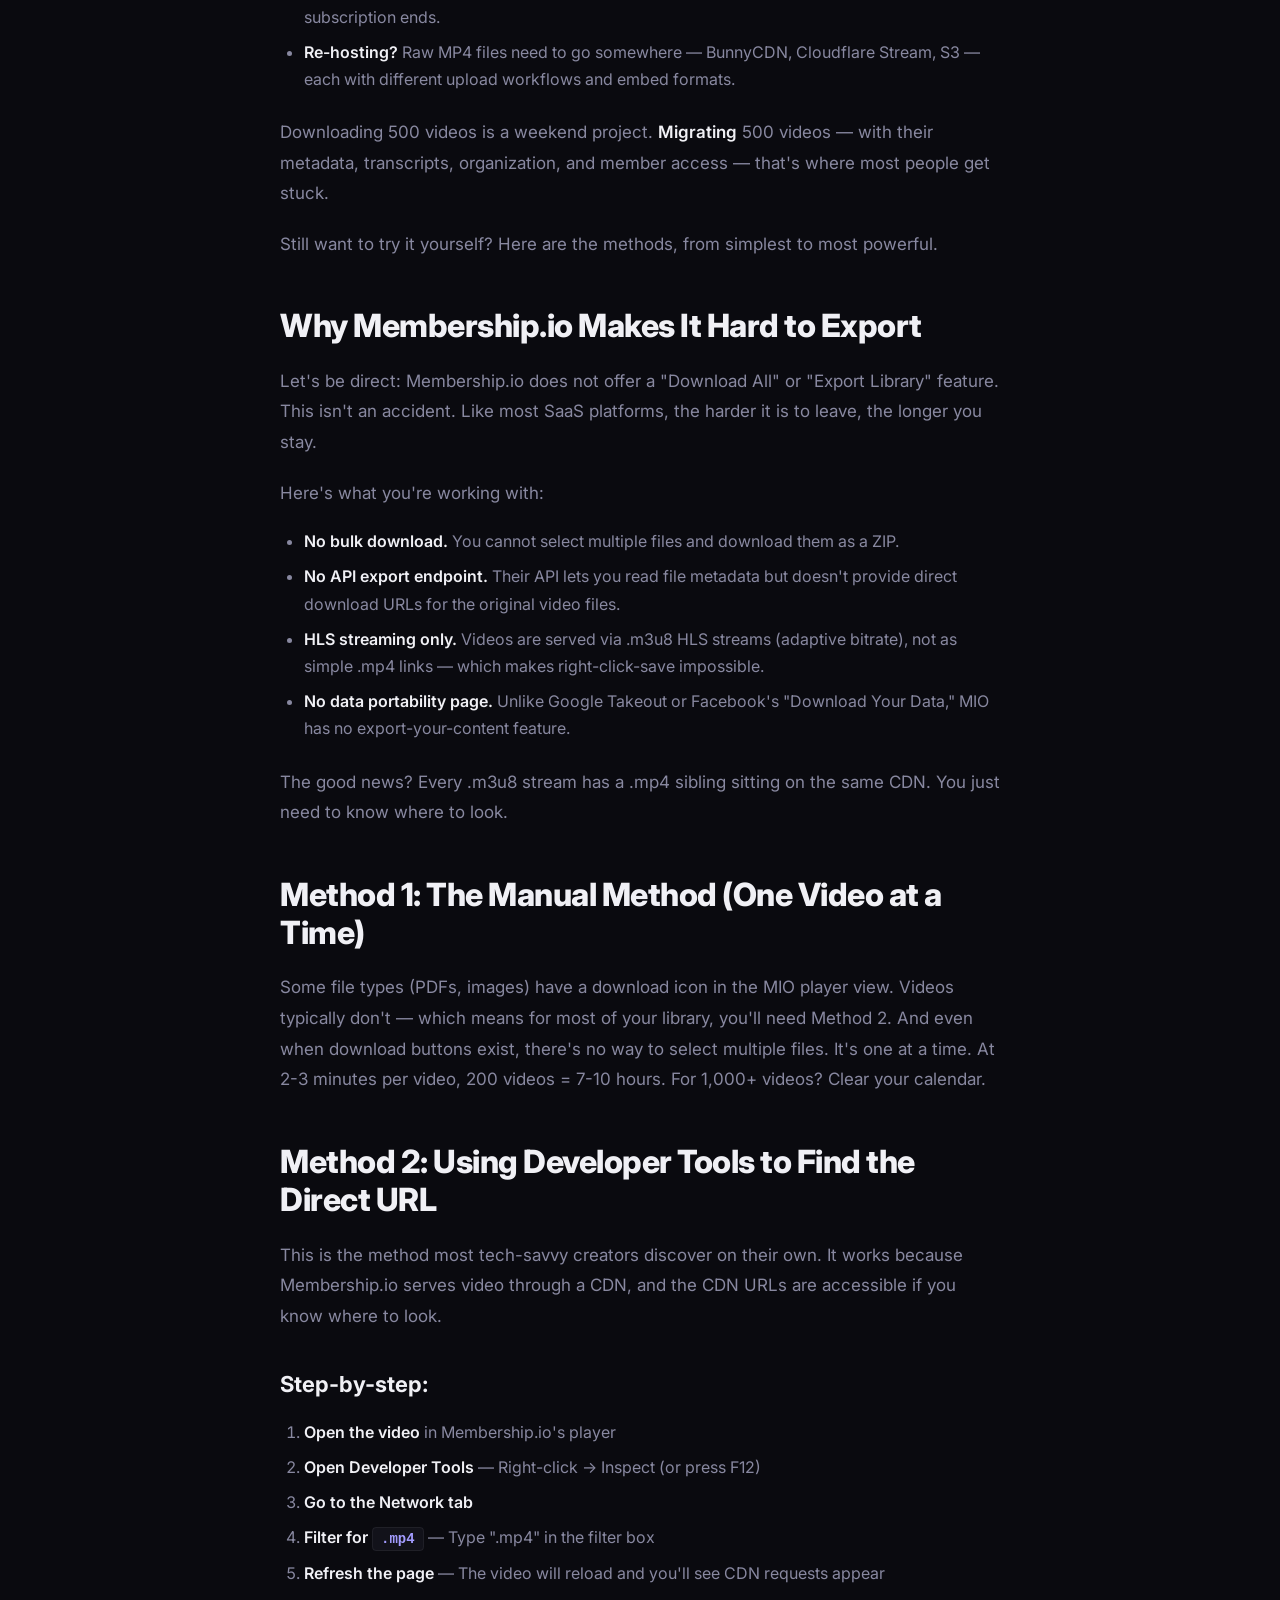
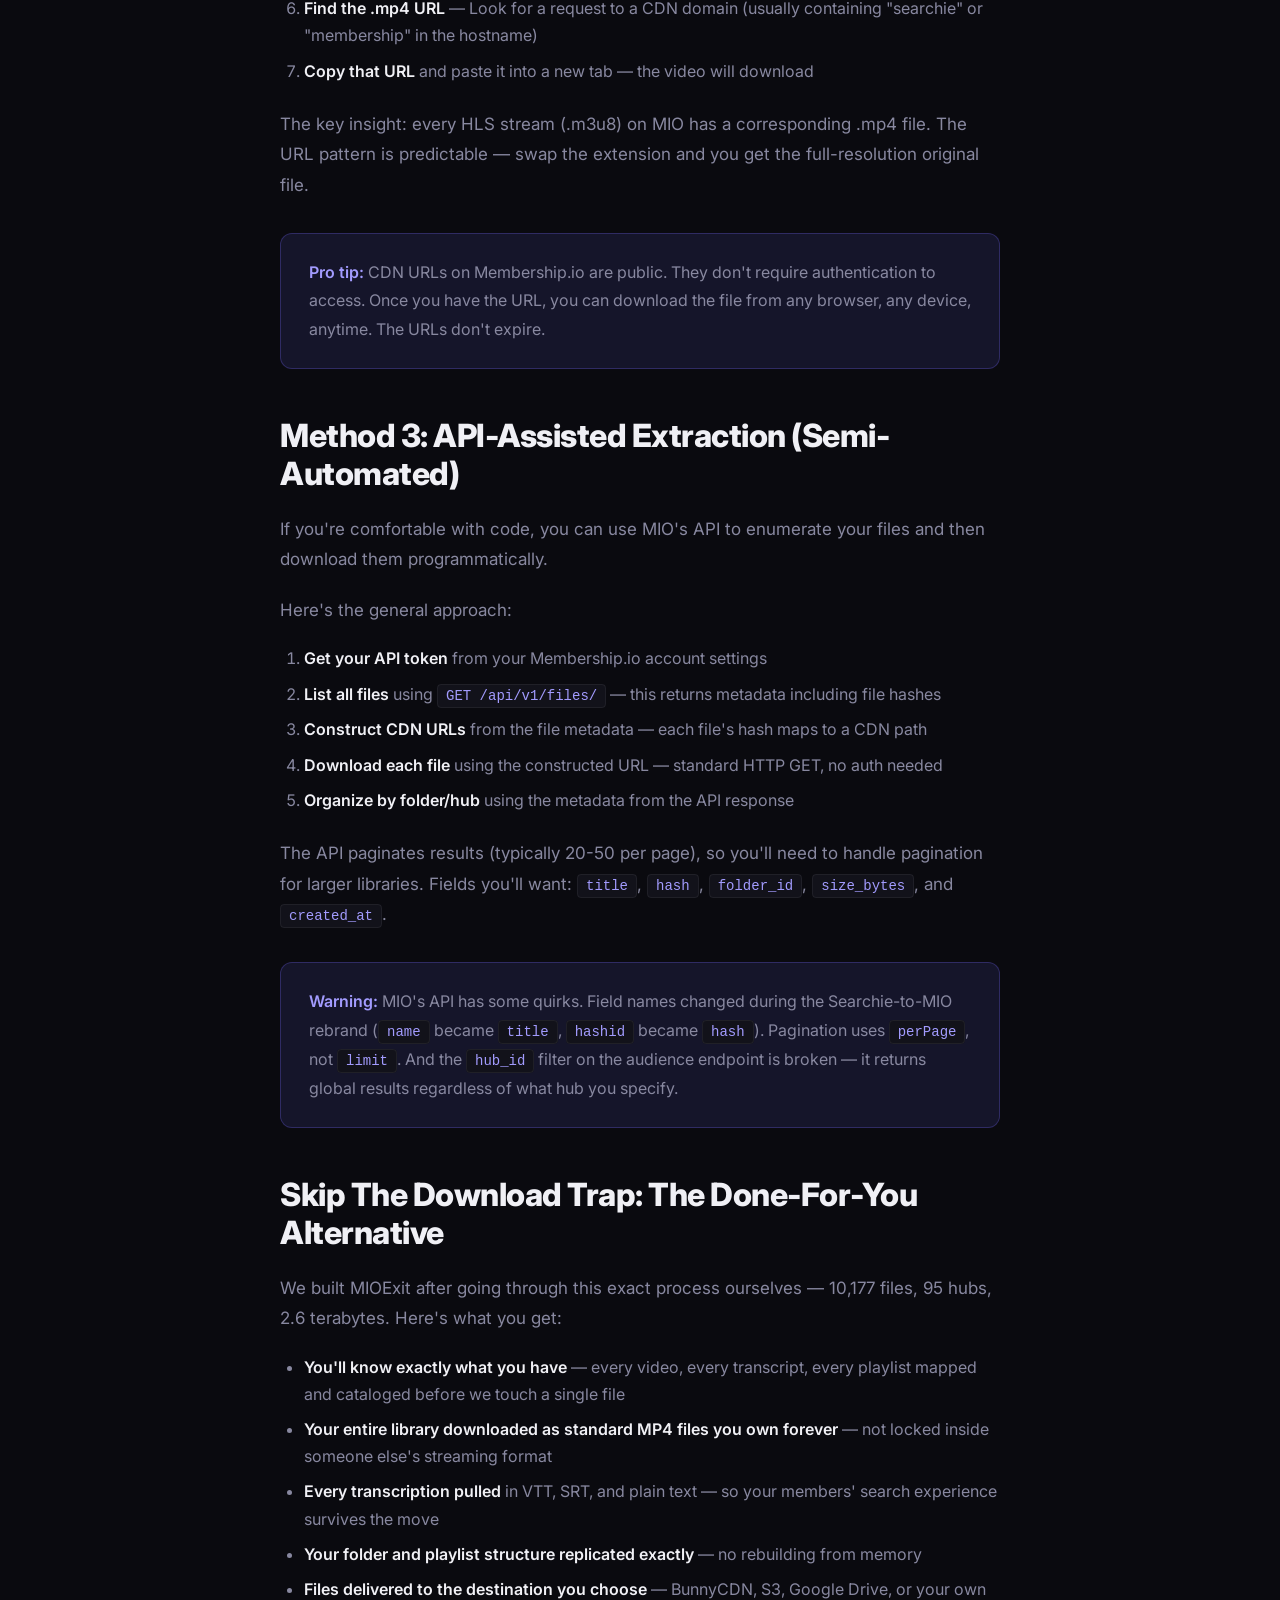
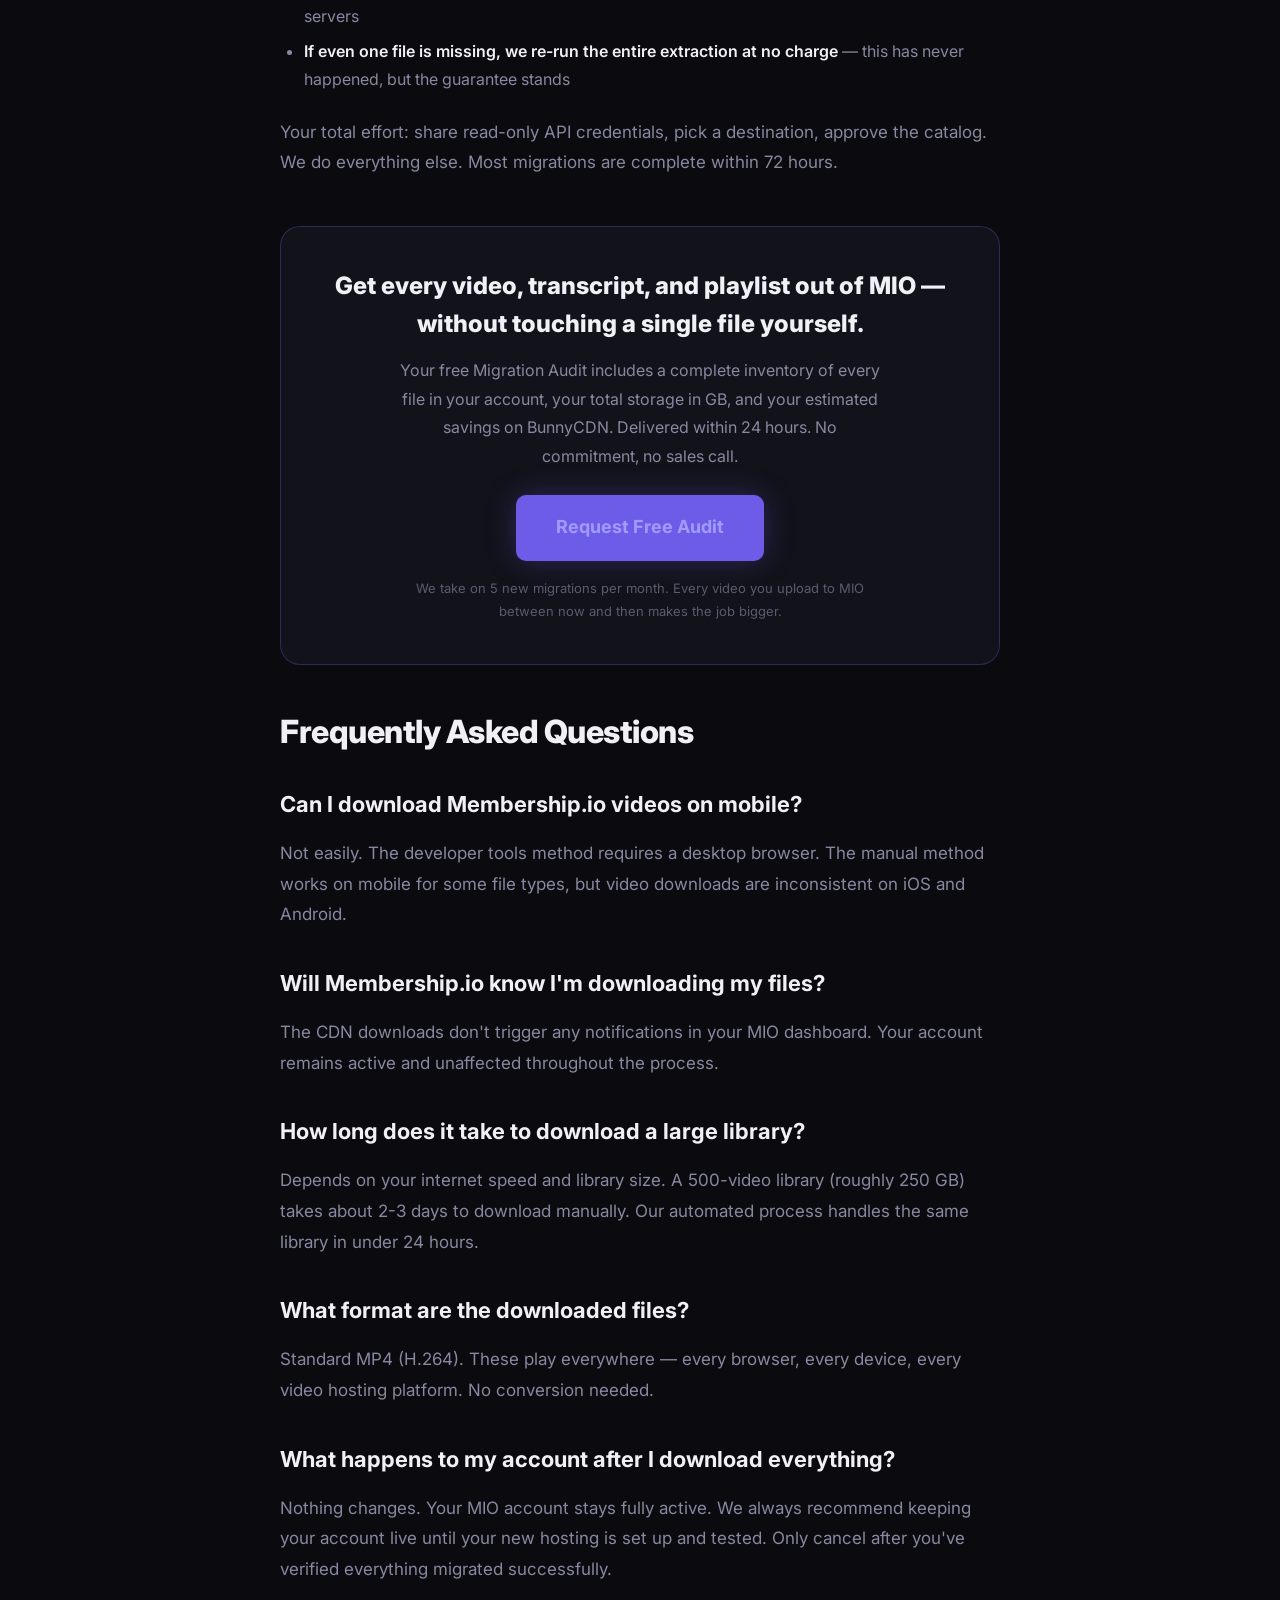
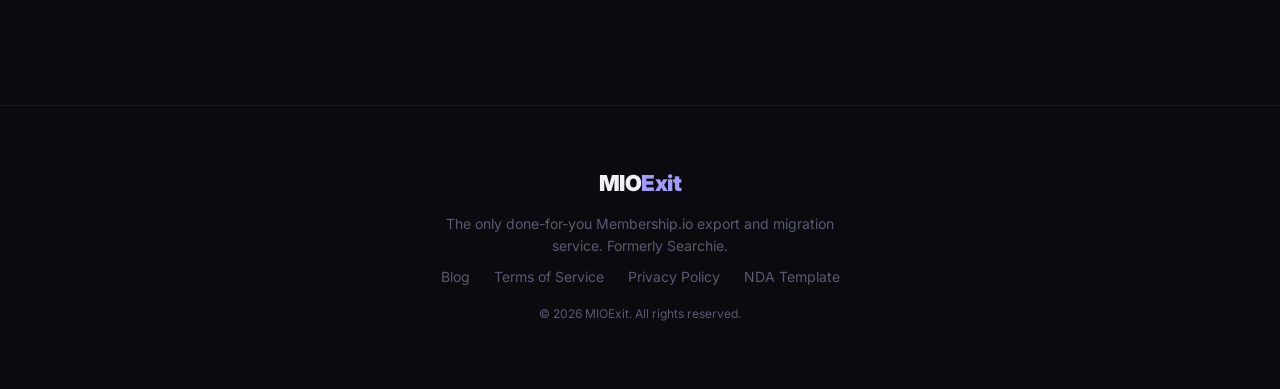
<file: blog/how-to-download-membership-io-videos.html>
<!DOCTYPE html>
<html lang="en">
<head>
  <meta charset="UTF-8">
  <meta name="viewport" content="width=device-width, initial-scale=1.0">
  <title>How to Download Your Entire Video Library from Membership.io (Searchie) | MIOExit</title>
  <meta name="description" content="Step-by-step guide to downloading all your videos from Membership.io (formerly Searchie). Manual method, developer tools, and bulk export alternatives for course creators.">
  <meta name="keywords" content="download searchie videos, how to export membership.io videos, searchie video downloader, save searchie videos, membership.io bulk export, download membership.io content">

  <!-- Open Graph -->
  <meta property="og:title" content="How to Download Your Entire Video Library from Membership.io">
  <meta property="og:description" content="The complete guide to getting your videos out of Membership.io. Manual method, dev tools, and bulk alternatives.">
  <meta property="og:type" content="article">
  <meta property="og:url" content="https://mioexit.com/blog/how-to-download-membership-io-videos.html">
  <meta property="og:locale" content="en_US">
  <meta property="article:published_time" content="2026-03-14">

  <link rel="canonical" href="https://mioexit.com/blog/how-to-download-membership-io-videos.html">

  <link rel="preconnect" href="https://fonts.googleapis.com">
  <link rel="preconnect" href="https://fonts.gstatic.com" crossorigin>
  <link href="https://fonts.googleapis.com/css2?family=Inter:wght@400;500;600;700;800;900&display=swap" rel="stylesheet">
  <link rel="stylesheet" href="../styles.css">

  <!-- HowTo Schema -->
  <script type="application/ld+json">
  {
    "@context": "https://schema.org",
    "@type": "HowTo",
    "name": "How to Download Your Entire Video Library from Membership.io",
    "description": "A step-by-step guide to downloading all your videos from Membership.io (formerly Searchie), including manual, developer tools, and automated methods.",
    "step": [
      {
        "@type": "HowToStep",
        "name": "Navigate to your file in Membership.io",
        "text": "Log in to app.membership.io, navigate to the file you want to download, and open it in the player view."
      },
      {
        "@type": "HowToStep",
        "name": "Open Developer Tools",
        "text": "Right-click anywhere on the page and select 'Inspect' or press F12 to open your browser's developer tools. Go to the Network tab."
      },
      {
        "@type": "HowToStep",
        "name": "Filter for video files",
        "text": "In the Network tab filter box, type '.mp4' or '.m3u8'. Refresh the page. You will see the video URL appear in the network requests."
      },
      {
        "@type": "HowToStep",
        "name": "Download the video file",
        "text": "Copy the .mp4 URL from the network request and paste it into a new browser tab. The video will begin downloading as a standard MP4 file."
      }
    ],
    "totalTime": "PT5M"
  }
  </script>

  <!-- Article Schema -->
  <script type="application/ld+json">
  {
    "@context": "https://schema.org",
    "@type": "Article",
    "headline": "How to Download Your Entire Video Library from Membership.io (Searchie)",
    "description": "Step-by-step guide to downloading all your videos from Membership.io, including the manual method, developer tools approach, and automated bulk alternatives.",
    "author": {
      "@type": "Organization",
      "name": "MIOExit"
    },
    "publisher": {
      "@type": "Organization",
      "name": "MIOExit"
    },
    "datePublished": "2026-03-14",
    "mainEntityOfPage": "https://mioexit.com/blog/how-to-download-membership-io-videos.html"
  }
  </script>
</head>
<body>

  <!-- NAV -->
  <nav class="nav">
    <div class="nav-inner">
      <a href="/" style="text-decoration:none"><div class="nav-logo">MIO<span>Exit</span></div></a>
      <div class="nav-links">
        <a href="/blog/" class="nav-link">Blog</a>
        <a href="/#pricing" class="nav-cta">See Pricing</a>
      </div>
    </div>
  </nav>

  <!-- BREADCRUMBS -->
  <div class="breadcrumbs">
    <a href="/">Home</a>
    <span>/</span>
    <a href="/blog/">Blog</a>
    <span>/</span>
    <span class="current">Download Membership.io Videos</span>
  </div>

  <!-- BLOG HERO -->
  <header class="blog-hero" style="padding-top:24px">
    <div class="blog-hero-inner">
      <div class="hero-badge">Migration Guide</div>
      <h1>How to Download Your Entire Video Library from <span class="hero-accent">Membership.io</span></h1>
      <p>You have hundreds of videos trapped inside Membership.io with no export button in sight. Here's exactly how to get them out — the same process we used to extract 10,177 files without losing a single one.</p>
    </div>
  </header>

  <!-- ARTICLE -->
  <article class="blog-article">
    <div class="blog-article-inner">

      <div class="blog-meta">
        <span>March 14, 2026</span>
        <span>&middot;</span>
        <span>8 min read</span>
        <span>&middot;</span>
        <span>By the MIOExit team</span>
      </div>

      <p>Here's what nobody tells you when you sign up for Membership.io (formerly Searchie): <strong>there is no bulk export button.</strong></p>

      <p>You can upload thousands of videos to their platform. You can organize them into hubs, playlists, and folders. You can pay $49-219/month for years. But when you decide to leave? You're on your own.</p>

      <blockquote>"How do I download my own videos from Searchie? I have 200+ videos and I want to move to BunnyCDN but I can't find a way to bulk export."<br><br>— Forum post from a frustrated course creator</blockquote>

      <p>If you're thinking "I'll just download them this weekend" — read the next section first. Getting the files is only 20% of the problem. The other 80% is what breaks when you do it yourself.</p>

      <h2>What You're Actually Up Against (The Download Trap)</h2>

      <p>Before you spend your weekend in Developer Tools downloading videos one by one — what we call <strong>The Download Trap</strong> — understand what a real migration involves beyond just the files:</p>

      <ul>
        <li><strong>Your hub structure, folder hierarchy, and playlist ordering?</strong> None of that comes with the video file. You'll be rebuilding it from memory.</li>
        <li><strong>Your transcripts?</strong> If your members use MIO's AI search, those transcripts need to exist on your new platform too — and they're stored separately from the video.</li>
        <li><strong>Your member data?</strong> Who has access to what? What are their email addresses? What did they purchase? That data lives in MIO, not in your MP4 files.</li>
        <li><strong>Every embed link your members bookmarked?</strong> Dead. Broken. 404. The moment your MIO subscription ends.</li>
        <li><strong>Re-hosting?</strong> Raw MP4 files need to go somewhere — BunnyCDN, Cloudflare Stream, S3 — each with different upload workflows and embed formats.</li>
      </ul>

      <p>Downloading 500 videos is a weekend project. <strong>Migrating</strong> 500 videos — with their metadata, transcripts, organization, and member access — that's where most people get stuck.</p>

      <p>Still want to try it yourself? Here are the methods, from simplest to most powerful.</p>

      <h2>Why Membership.io Makes It Hard to Export</h2>

      <p>Let's be direct: Membership.io does not offer a "Download All" or "Export Library" feature. This isn't an accident. Like most SaaS platforms, the harder it is to leave, the longer you stay.</p>

      <p>Here's what you're working with:</p>

      <ul>
        <li><strong>No bulk download.</strong> You cannot select multiple files and download them as a ZIP.</li>
        <li><strong>No API export endpoint.</strong> Their API lets you read file metadata but doesn't provide direct download URLs for the original video files.</li>
        <li><strong>HLS streaming only.</strong> Videos are served via .m3u8 HLS streams (adaptive bitrate), not as simple .mp4 links — which makes right-click-save impossible.</li>
        <li><strong>No data portability page.</strong> Unlike Google Takeout or Facebook's "Download Your Data," MIO has no export-your-content feature.</li>
      </ul>

      <p>The good news? Every .m3u8 stream has a .mp4 sibling sitting on the same CDN. You just need to know where to look.</p>

      <h2>Method 1: The Manual Method (One Video at a Time)</h2>

      <p>Some file types (PDFs, images) have a download icon in the MIO player view. Videos typically don't — which means for most of your library, you'll need Method 2. And even when download buttons exist, there's no way to select multiple files. It's one at a time. At 2-3 minutes per video, 200 videos = 7-10 hours. For 1,000+ videos? Clear your calendar.</p>

      <h2>Method 2: Using Developer Tools to Find the Direct URL</h2>

      <p>This is the method most tech-savvy creators discover on their own. It works because Membership.io serves video through a CDN, and the CDN URLs are accessible if you know where to look.</p>

      <h3>Step-by-step:</h3>

      <ol>
        <li><strong>Open the video</strong> in Membership.io's player</li>
        <li><strong>Open Developer Tools</strong> — Right-click → Inspect (or press F12)</li>
        <li><strong>Go to the Network tab</strong></li>
        <li><strong>Filter for <code>.mp4</code></strong> — Type ".mp4" in the filter box</li>
        <li><strong>Refresh the page</strong> — The video will reload and you'll see CDN requests appear</li>
        <li><strong>Find the .mp4 URL</strong> — Look for a request to a CDN domain (usually containing "searchie" or "membership" in the hostname)</li>
        <li><strong>Copy that URL</strong> and paste it into a new tab — the video will download</li>
      </ol>

      <p>The key insight: every HLS stream (.m3u8) on MIO has a corresponding .mp4 file. The URL pattern is predictable — swap the extension and you get the full-resolution original file.</p>

      <div class="callout">
        <p><strong>Pro tip:</strong> CDN URLs on Membership.io are public. They don't require authentication to access. Once you have the URL, you can download the file from any browser, any device, anytime. The URLs don't expire.</p>
      </div>

      <h2>Method 3: API-Assisted Extraction (Semi-Automated)</h2>

      <p>If you're comfortable with code, you can use MIO's API to enumerate your files and then download them programmatically.</p>

      <p>Here's the general approach:</p>

      <ol>
        <li><strong>Get your API token</strong> from your Membership.io account settings</li>
        <li><strong>List all files</strong> using <code>GET /api/v1/files/</code> — this returns metadata including file hashes</li>
        <li><strong>Construct CDN URLs</strong> from the file metadata — each file's hash maps to a CDN path</li>
        <li><strong>Download each file</strong> using the constructed URL — standard HTTP GET, no auth needed</li>
        <li><strong>Organize by folder/hub</strong> using the metadata from the API response</li>
      </ol>

      <p>The API paginates results (typically 20-50 per page), so you'll need to handle pagination for larger libraries. Fields you'll want: <code>title</code>, <code>hash</code>, <code>folder_id</code>, <code>size_bytes</code>, and <code>created_at</code>.</p>

      <div class="callout">
        <p><strong>Warning:</strong> MIO's API has some quirks. Field names changed during the Searchie-to-MIO rebrand (<code>name</code> became <code>title</code>, <code>hashid</code> became <code>hash</code>). Pagination uses <code>perPage</code>, not <code>limit</code>. And the <code>hub_id</code> filter on the audience endpoint is broken — it returns global results regardless of what hub you specify.</p>
      </div>

      <h2>Skip The Download Trap: The Done-For-You Alternative</h2>

      <p>We built MIOExit after going through this exact process ourselves — 10,177 files, 95 hubs, 2.6 terabytes. Here's what you get:</p>

      <ul>
        <li><strong>You'll know exactly what you have</strong> — every video, every transcript, every playlist mapped and cataloged before we touch a single file</li>
        <li><strong>Your entire library downloaded as standard MP4 files you own forever</strong> — not locked inside someone else's streaming format</li>
        <li><strong>Every transcription pulled</strong> in VTT, SRT, and plain text — so your members' search experience survives the move</li>
        <li><strong>Your folder and playlist structure replicated exactly</strong> — no rebuilding from memory</li>
        <li><strong>Files delivered to the destination you choose</strong> — BunnyCDN, S3, Google Drive, or your own servers</li>
        <li><strong>If even one file is missing, we re-run the entire extraction at no charge</strong> — this has never happened, but the guarantee stands</li>
      </ul>

      <p>Your total effort: share read-only API credentials, pick a destination, approve the catalog. We do everything else. Most migrations are complete within 72 hours.</p>

      <!-- CTA -->
      <div class="blog-cta">
        <h3>Get every video, transcript, and playlist out of MIO — without touching a single file yourself.</h3>
        <p>Your free Migration Audit includes a complete inventory of every file in your account, your total storage in GB, and your estimated savings on BunnyCDN. Delivered within 24 hours. No commitment, no sales call.</p>
        <a href="/#audit" class="btn btn-primary btn-large">Request Free Audit</a>
        <p style="font-size:13px;color:var(--text-muted);margin-top:16px;margin-bottom:0">We take on 5 new migrations per month. Every video you upload to MIO between now and then makes the job bigger.</p>
      </div>

      <h2>Frequently Asked Questions</h2>

      <h3>Can I download Membership.io videos on mobile?</h3>
      <p>Not easily. The developer tools method requires a desktop browser. The manual method works on mobile for some file types, but video downloads are inconsistent on iOS and Android.</p>

      <h3>Will Membership.io know I'm downloading my files?</h3>
      <p>The CDN downloads don't trigger any notifications in your MIO dashboard. Your account remains active and unaffected throughout the process.</p>

      <h3>How long does it take to download a large library?</h3>
      <p>Depends on your internet speed and library size. A 500-video library (roughly 250 GB) takes about 2-3 days to download manually. Our automated process handles the same library in under 24 hours.</p>

      <h3>What format are the downloaded files?</h3>
      <p>Standard MP4 (H.264). These play everywhere — every browser, every device, every video hosting platform. No conversion needed.</p>

      <h3>What happens to my account after I download everything?</h3>
      <p>Nothing changes. Your MIO account stays fully active. We always recommend keeping your account live until your new hosting is set up and tested. Only cancel after you've verified everything migrated successfully.</p>

    </div>
  </article>

  <!-- FOOTER -->
  <footer class="footer">
    <div class="container">
      <div class="footer-inner">
        <a href="/" style="text-decoration:none"><div class="nav-logo">MIO<span>Exit</span></div></a>
        <p>The only done-for-you Membership.io export and migration service. Formerly Searchie.</p>
        <div class="footer-links">
          <a href="/blog/">Blog</a>
          <a href="/terms.html">Terms of Service</a>
          <a href="/privacy.html">Privacy Policy</a>
          <a href="/nda.html">NDA Template</a>
        </div>
        <p class="footer-copy">&copy; 2026 MIOExit. All rights reserved.</p>
      </div>
    </div>
  </footer>

</body>
</html>
</file>
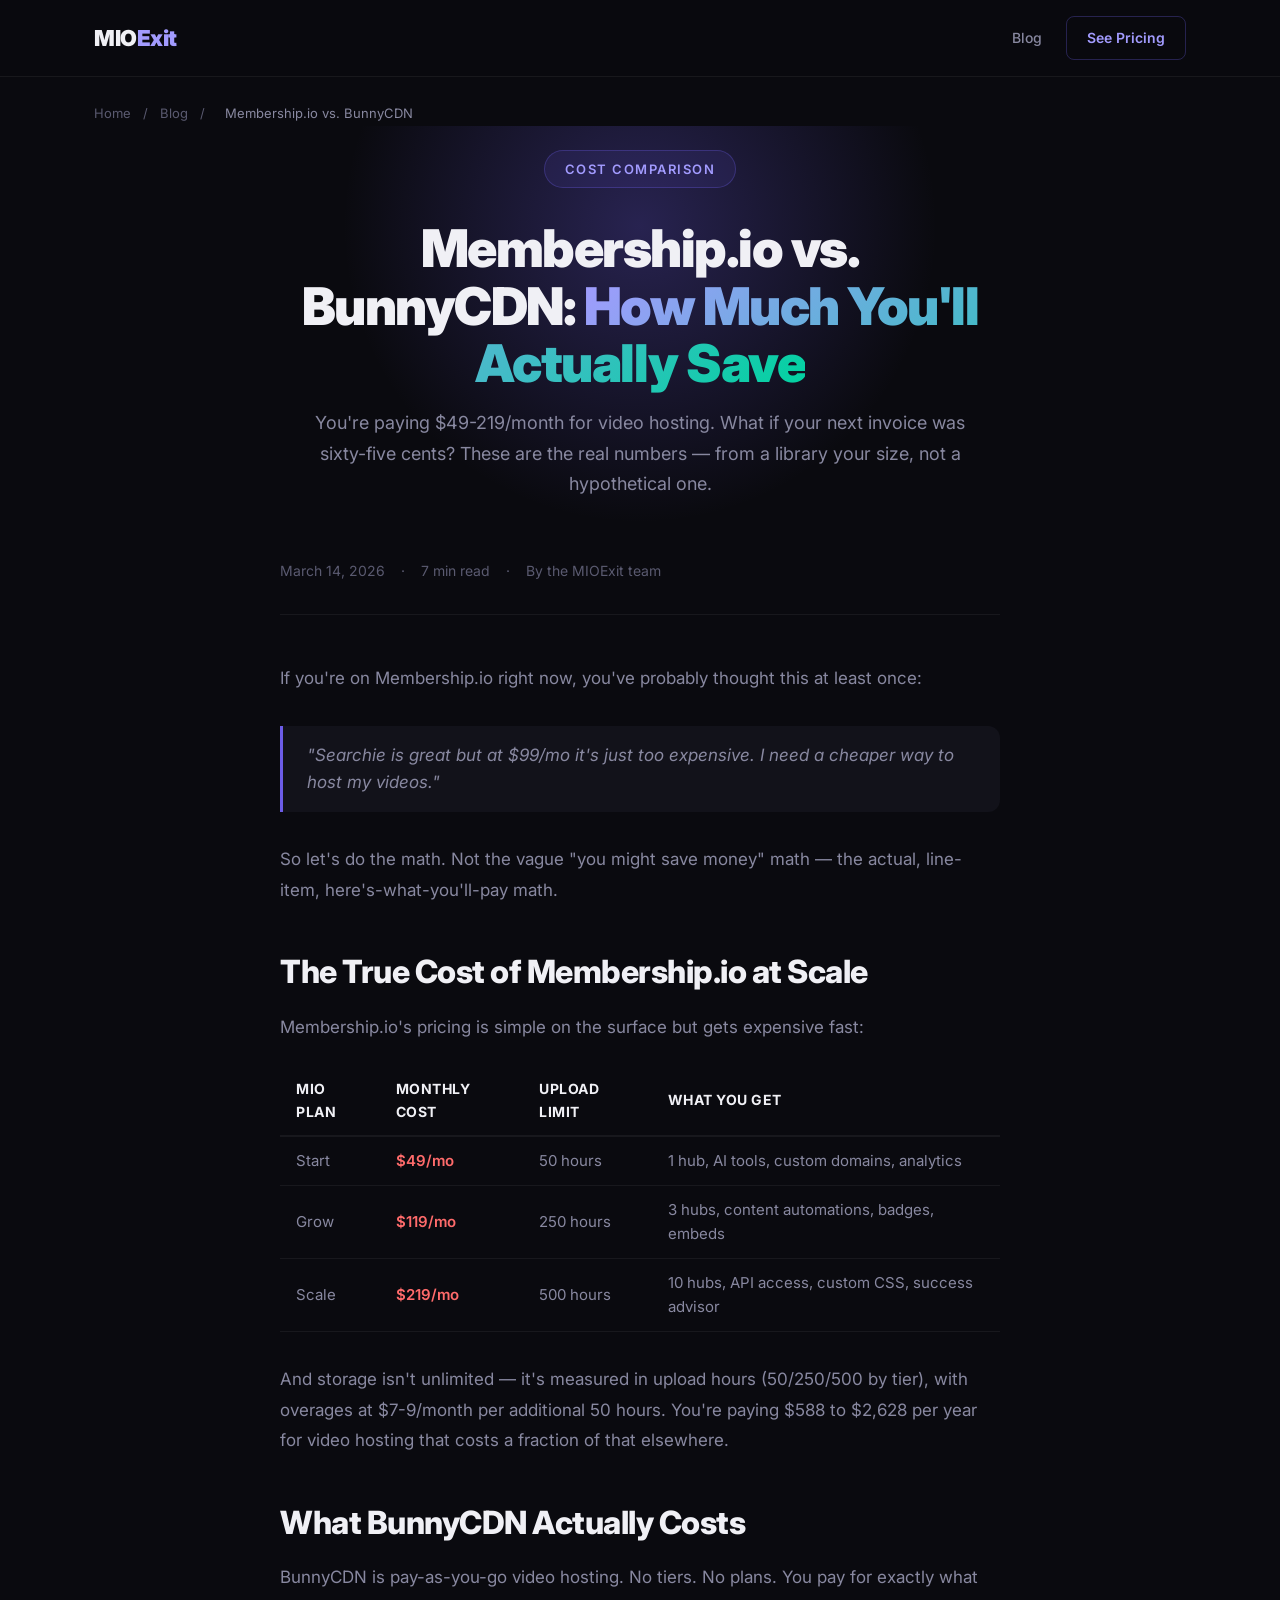
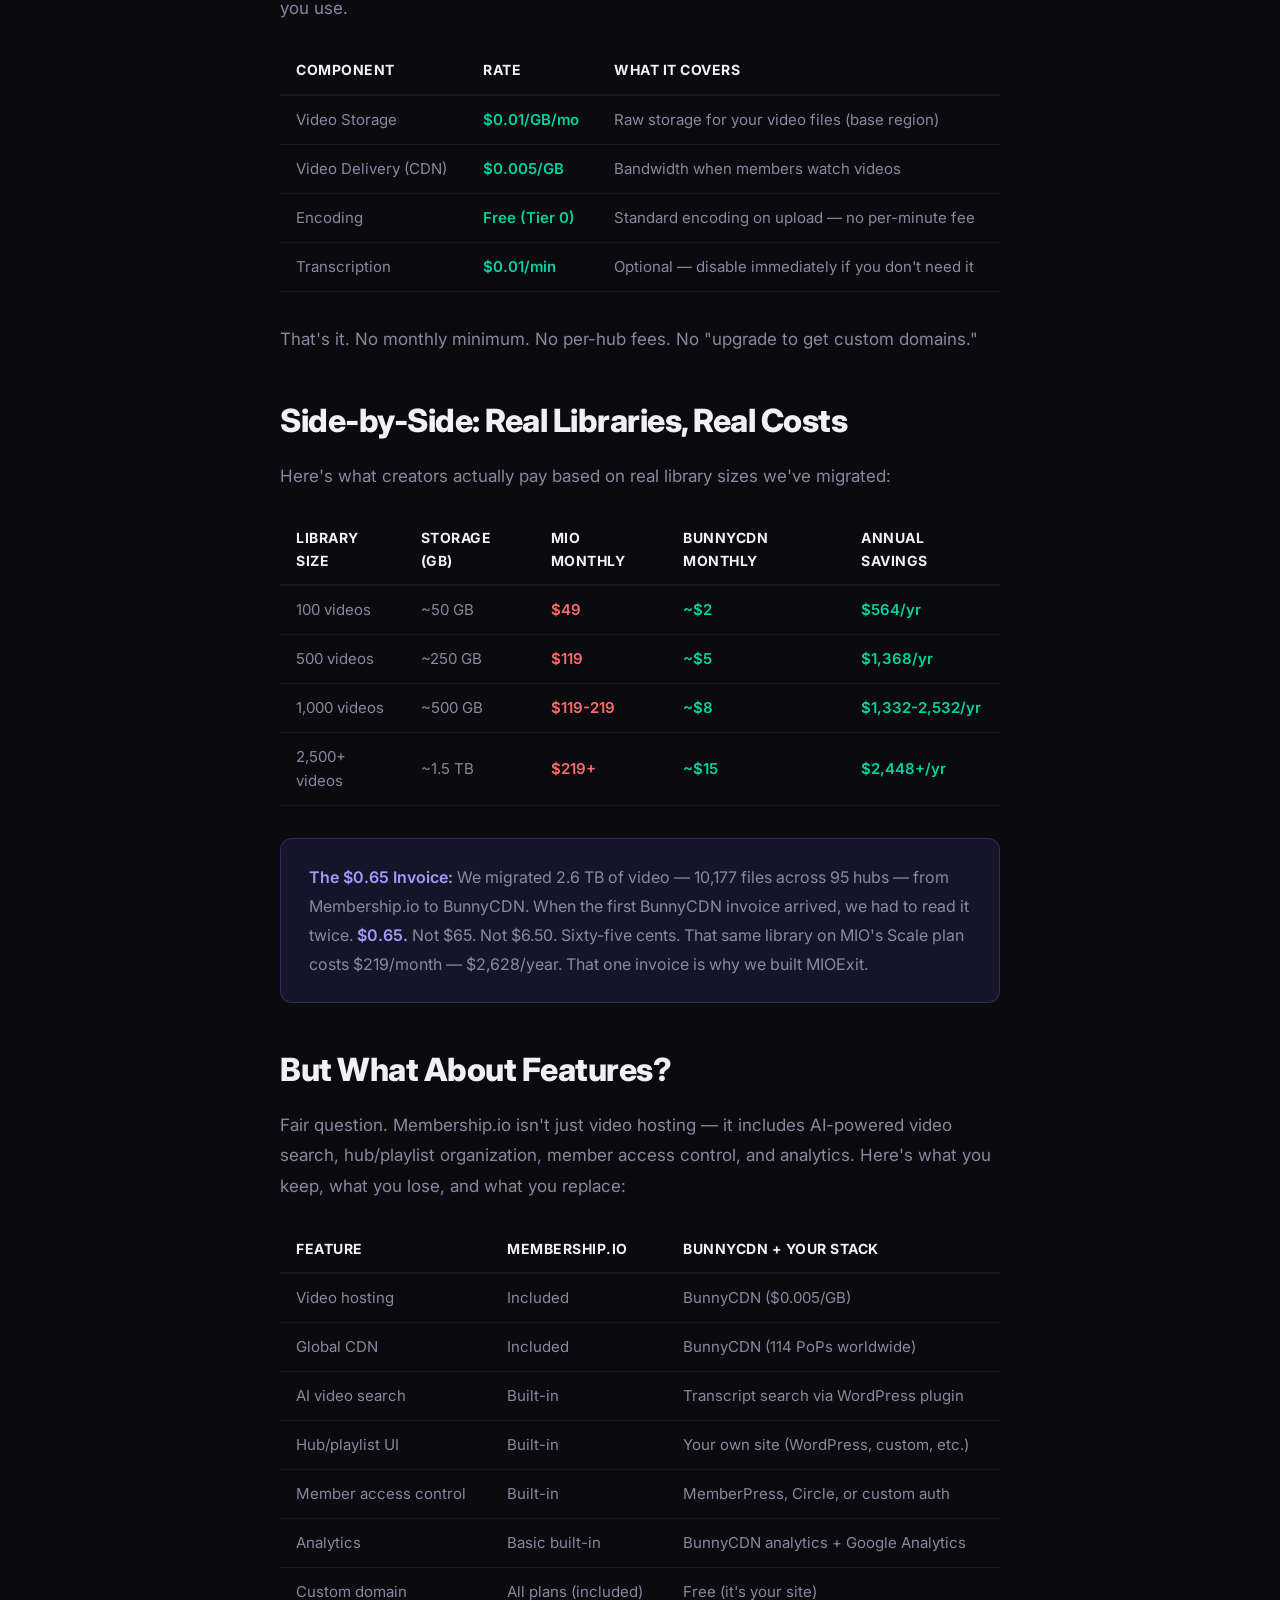
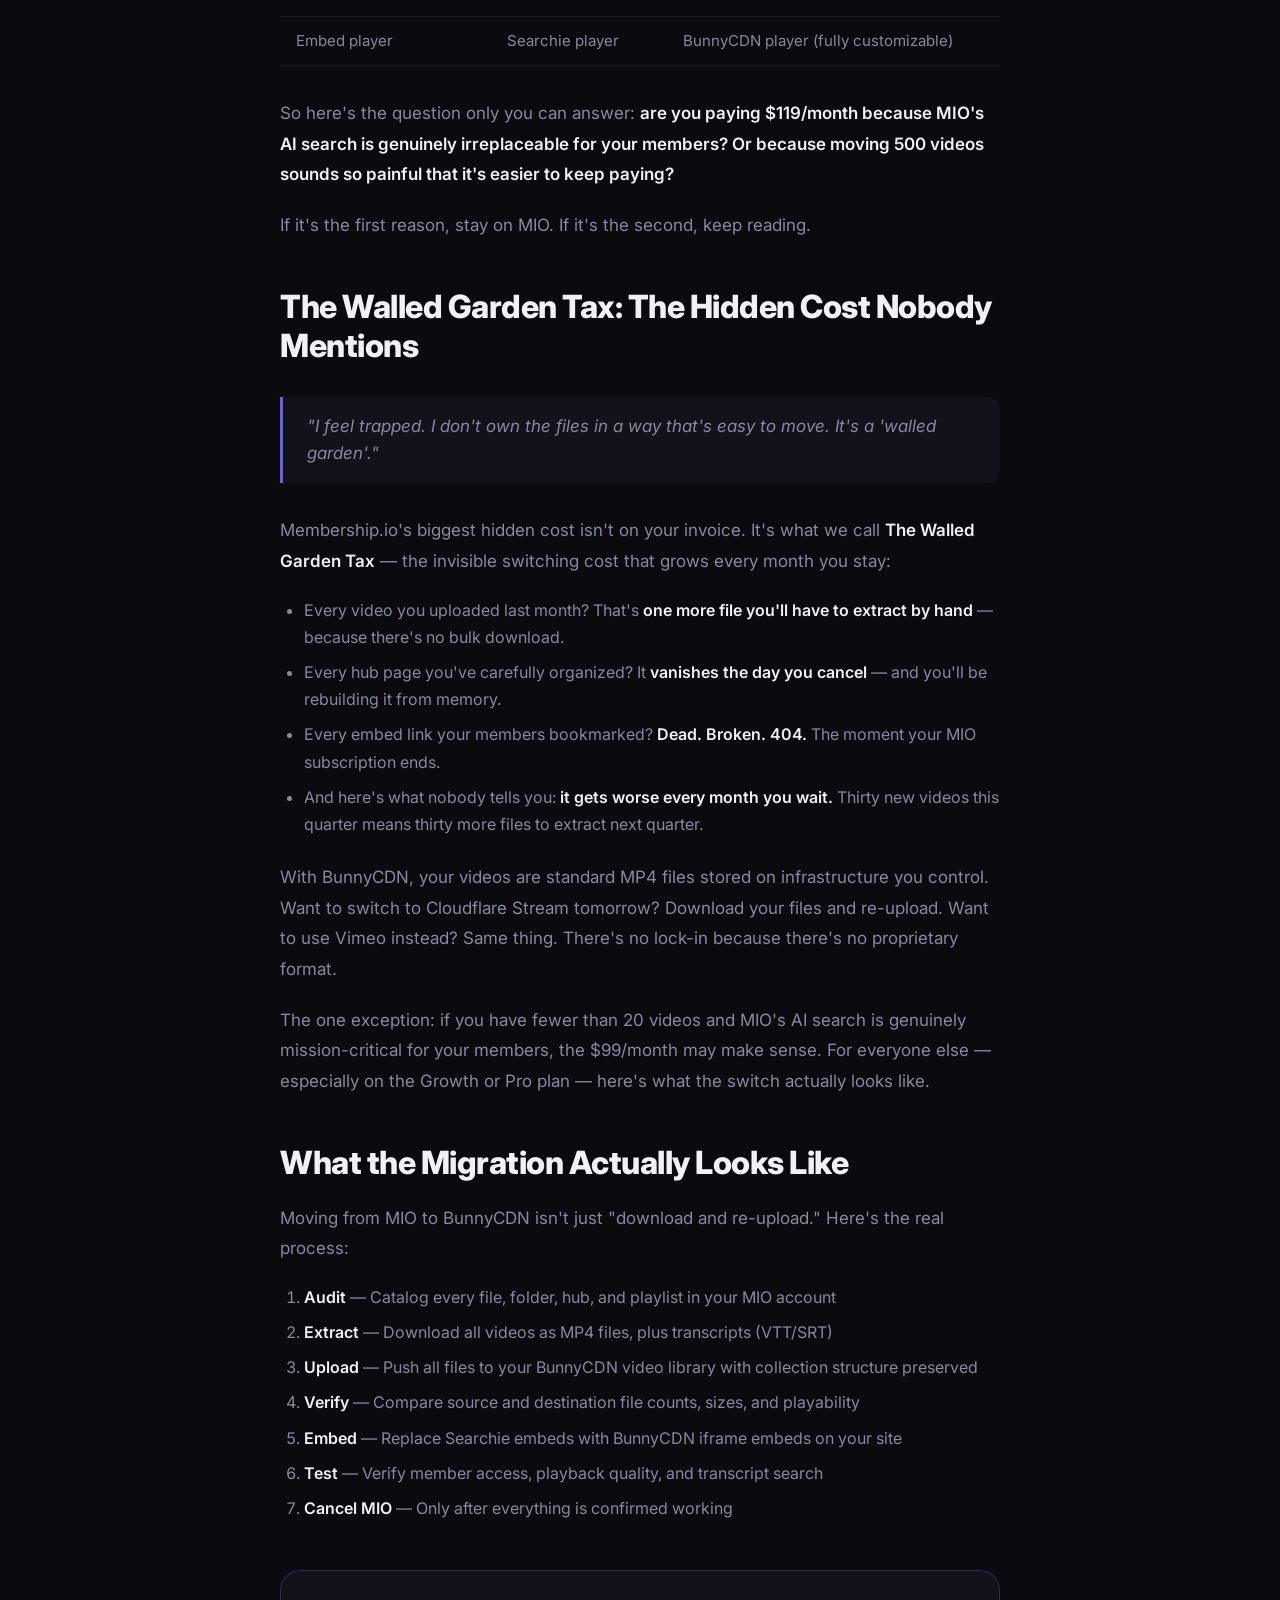
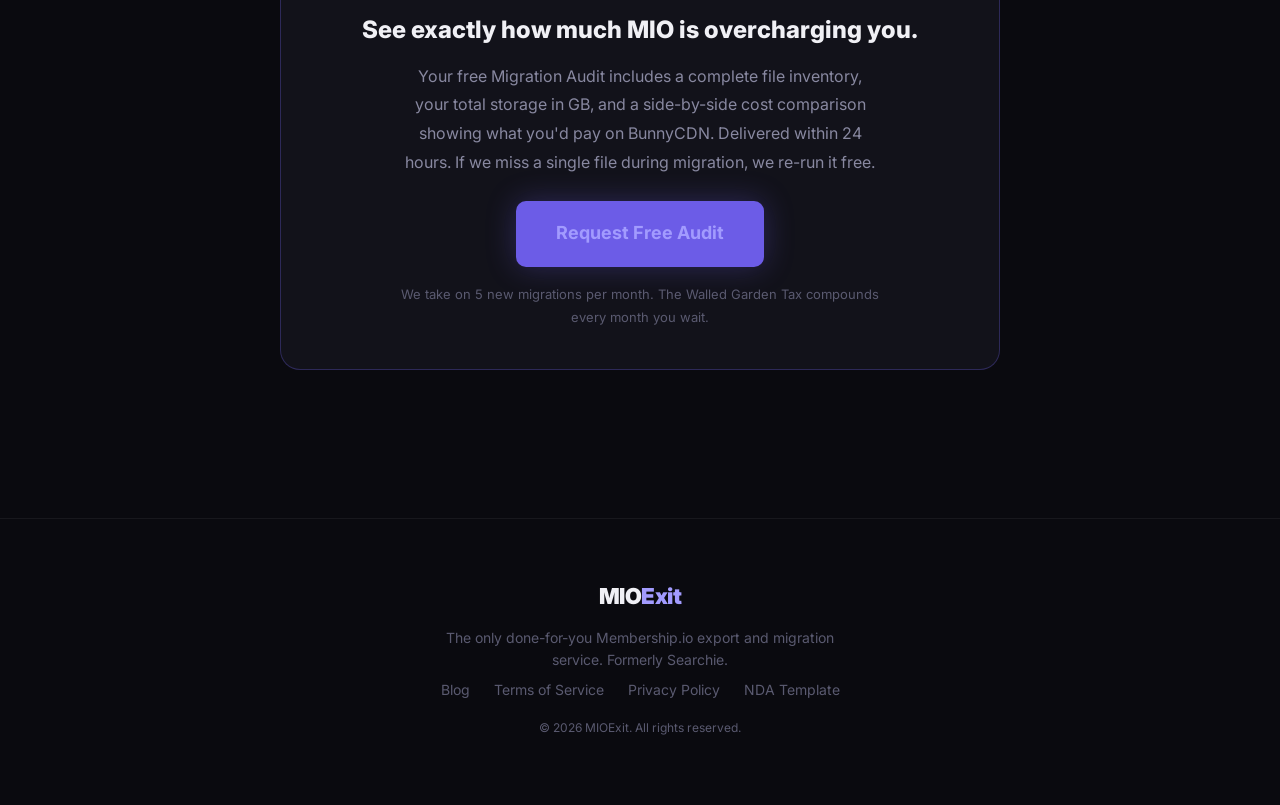
<file: blog/membership-io-vs-bunnycdn-cost-comparison.html>
<!DOCTYPE html>
<html lang="en">
<head>
  <meta charset="UTF-8">
  <meta name="viewport" content="width=device-width, initial-scale=1.0">
  <title>Membership.io vs. BunnyCDN: How Much You'll Save by Switching | MIOExit</title>
  <meta name="description" content="A real cost comparison between Membership.io and BunnyCDN for course creators. See the actual monthly costs at every scale — from 100 videos to 5,000+.">
  <meta name="keywords" content="membership.io vs bunnycdn, cheaper alternative to searchie, bunnycdn pricing for courses, video hosting for membership sites, searchie vs bunnycdn, membership.io cost">

  <!-- Open Graph -->
  <meta property="og:title" content="Membership.io vs. BunnyCDN: How Much You'll Save by Switching">
  <meta property="og:description" content="Real cost comparison. See what creators actually pay on each platform at every scale.">
  <meta property="og:type" content="article">
  <meta property="og:url" content="https://mioexit.com/blog/membership-io-vs-bunnycdn-cost-comparison.html">
  <meta property="og:locale" content="en_US">
  <meta property="article:published_time" content="2026-03-14">

  <link rel="canonical" href="https://mioexit.com/blog/membership-io-vs-bunnycdn-cost-comparison.html">

  <link rel="preconnect" href="https://fonts.googleapis.com">
  <link rel="preconnect" href="https://fonts.gstatic.com" crossorigin>
  <link href="https://fonts.googleapis.com/css2?family=Inter:wght@400;500;600;700;800;900&display=swap" rel="stylesheet">
  <link rel="stylesheet" href="../styles.css">

  <!-- Article Schema -->
  <script type="application/ld+json">
  {
    "@context": "https://schema.org",
    "@type": "Article",
    "headline": "Membership.io vs. BunnyCDN: How Much You'll Save by Switching",
    "description": "A detailed cost comparison between Membership.io and BunnyCDN for hosting course videos and membership content.",
    "author": { "@type": "Organization", "name": "MIOExit" },
    "publisher": { "@type": "Organization", "name": "MIOExit" },
    "datePublished": "2026-03-14",
    "mainEntityOfPage": "https://mioexit.com/blog/membership-io-vs-bunnycdn-cost-comparison.html"
  }
  </script>

  <!-- FAQ Schema -->
  <script type="application/ld+json">
  {
    "@context": "https://schema.org",
    "@type": "FAQPage",
    "mainEntity": [
      {
        "@type": "Question",
        "name": "How much does BunnyCDN cost for course creators?",
        "acceptedAnswer": {
          "@type": "Answer",
          "text": "BunnyCDN charges $0.01/GB for storage and $0.005/GB for delivery. A 500-video library (250 GB) costs roughly $2.50/month for storage plus delivery costs based on views. Most course creators pay $5-15/month total."
        }
      },
      {
        "@type": "Question",
        "name": "Is BunnyCDN a good replacement for Membership.io?",
        "acceptedAnswer": {
          "@type": "Answer",
          "text": "BunnyCDN replaces the video hosting part of Membership.io at significant savings. For the membership/access control side, you pair BunnyCDN with a membership plugin like MemberPress or a platform like Circle."
        }
      },
      {
        "@type": "Question",
        "name": "How much can I save by switching from Membership.io to BunnyCDN?",
        "acceptedAnswer": {
          "@type": "Answer",
          "text": "Most creators save 85-95% on hosting costs. A library that costs $49-219/month on Membership.io typically costs $5-15/month on BunnyCDN. Annual savings range from $500 to $2,500+."
        }
      }
    ]
  }
  </script>
</head>
<body>

  <!-- NAV -->
  <nav class="nav">
    <div class="nav-inner">
      <a href="/" style="text-decoration:none"><div class="nav-logo">MIO<span>Exit</span></div></a>
      <div class="nav-links">
        <a href="/blog/" class="nav-link">Blog</a>
        <a href="/#pricing" class="nav-cta">See Pricing</a>
      </div>
    </div>
  </nav>

  <!-- BREADCRUMBS -->
  <div class="breadcrumbs">
    <a href="/">Home</a>
    <span>/</span>
    <a href="/blog/">Blog</a>
    <span>/</span>
    <span class="current">Membership.io vs. BunnyCDN</span>
  </div>

  <!-- BLOG HERO -->
  <header class="blog-hero" style="padding-top:24px">
    <div class="blog-hero-inner">
      <div class="hero-badge">Cost Comparison</div>
      <h1>Membership.io vs. BunnyCDN: <span class="hero-accent">How Much You'll Actually Save</span></h1>
      <p>You're paying $49-219/month for video hosting. What if your next invoice was sixty-five cents? These are the real numbers — from a library your size, not a hypothetical one.</p>
    </div>
  </header>

  <!-- ARTICLE -->
  <article class="blog-article">
    <div class="blog-article-inner">

      <div class="blog-meta">
        <span>March 14, 2026</span>
        <span>&middot;</span>
        <span>7 min read</span>
        <span>&middot;</span>
        <span>By the MIOExit team</span>
      </div>

      <p>If you're on Membership.io right now, you've probably thought this at least once:</p>

      <blockquote>"Searchie is great but at $99/mo it's just too expensive. I need a cheaper way to host my videos."</blockquote>

      <p>So let's do the math. Not the vague "you might save money" math — the actual, line-item, here's-what-you'll-pay math.</p>

      <h2>The True Cost of Membership.io at Scale</h2>

      <p>Membership.io's pricing is simple on the surface but gets expensive fast:</p>

      <table class="blog-table">
        <thead>
          <tr>
            <th>MIO Plan</th>
            <th>Monthly Cost</th>
            <th>Upload Limit</th>
            <th>What You Get</th>
          </tr>
        </thead>
        <tbody>
          <tr>
            <td>Start</td>
            <td class="cost-high">$49/mo</td>
            <td>50 hours</td>
            <td>1 hub, AI tools, custom domains, analytics</td>
          </tr>
          <tr>
            <td>Grow</td>
            <td class="cost-high">$119/mo</td>
            <td>250 hours</td>
            <td>3 hubs, content automations, badges, embeds</td>
          </tr>
          <tr>
            <td>Scale</td>
            <td class="cost-high">$219/mo</td>
            <td>500 hours</td>
            <td>10 hubs, API access, custom CSS, success advisor</td>
          </tr>
        </tbody>
      </table>

      <p>And storage isn't unlimited — it's measured in upload hours (50/250/500 by tier), with overages at $7-9/month per additional 50 hours. You're paying $588 to $2,628 per year for video hosting that costs a fraction of that elsewhere.</p>

      <h2>What BunnyCDN Actually Costs</h2>

      <p>BunnyCDN is pay-as-you-go video hosting. No tiers. No plans. You pay for exactly what you use.</p>

      <table class="blog-table">
        <thead>
          <tr>
            <th>Component</th>
            <th>Rate</th>
            <th>What It Covers</th>
          </tr>
        </thead>
        <tbody>
          <tr>
            <td>Video Storage</td>
            <td class="cost-low">$0.01/GB/mo</td>
            <td>Raw storage for your video files (base region)</td>
          </tr>
          <tr>
            <td>Video Delivery (CDN)</td>
            <td class="cost-low">$0.005/GB</td>
            <td>Bandwidth when members watch videos</td>
          </tr>
          <tr>
            <td>Encoding</td>
            <td class="cost-low">Free (Tier 0)</td>
            <td>Standard encoding on upload — no per-minute fee</td>
          </tr>
          <tr>
            <td>Transcription</td>
            <td class="cost-low">$0.01/min</td>
            <td>Optional — disable immediately if you don't need it</td>
          </tr>
        </tbody>
      </table>

      <p>That's it. No monthly minimum. No per-hub fees. No "upgrade to get custom domains."</p>

      <h2>Side-by-Side: Real Libraries, Real Costs</h2>

      <p>Here's what creators actually pay based on real library sizes we've migrated:</p>

      <table class="blog-table">
        <thead>
          <tr>
            <th>Library Size</th>
            <th>Storage (GB)</th>
            <th>MIO Monthly</th>
            <th>BunnyCDN Monthly</th>
            <th>Annual Savings</th>
          </tr>
        </thead>
        <tbody>
          <tr>
            <td>100 videos</td>
            <td>~50 GB</td>
            <td class="cost-high">$49</td>
            <td class="cost-low">~$2</td>
            <td class="cost-low">$564/yr</td>
          </tr>
          <tr>
            <td>500 videos</td>
            <td>~250 GB</td>
            <td class="cost-high">$119</td>
            <td class="cost-low">~$5</td>
            <td class="cost-low">$1,368/yr</td>
          </tr>
          <tr>
            <td>1,000 videos</td>
            <td>~500 GB</td>
            <td class="cost-high">$119-219</td>
            <td class="cost-low">~$8</td>
            <td class="cost-low">$1,332-2,532/yr</td>
          </tr>
          <tr>
            <td>2,500+ videos</td>
            <td>~1.5 TB</td>
            <td class="cost-high">$219+</td>
            <td class="cost-low">~$15</td>
            <td class="cost-low">$2,448+/yr</td>
          </tr>
        </tbody>
      </table>

      <div class="callout">
        <p><strong>The $0.65 Invoice:</strong> We migrated 2.6 TB of video — 10,177 files across 95 hubs — from Membership.io to BunnyCDN. When the first BunnyCDN invoice arrived, we had to read it twice. <strong>$0.65.</strong> Not $65. Not $6.50. Sixty-five cents. That same library on MIO's Scale plan costs $219/month — $2,628/year. That one invoice is why we built MIOExit.</p>
      </div>

      <h2>But What About Features?</h2>

      <p>Fair question. Membership.io isn't just video hosting — it includes AI-powered video search, hub/playlist organization, member access control, and analytics. Here's what you keep, what you lose, and what you replace:</p>

      <table class="blog-table">
        <thead>
          <tr>
            <th>Feature</th>
            <th>Membership.io</th>
            <th>BunnyCDN + Your Stack</th>
          </tr>
        </thead>
        <tbody>
          <tr>
            <td>Video hosting</td>
            <td>Included</td>
            <td>BunnyCDN ($0.005/GB)</td>
          </tr>
          <tr>
            <td>Global CDN</td>
            <td>Included</td>
            <td>BunnyCDN (114 PoPs worldwide)</td>
          </tr>
          <tr>
            <td>AI video search</td>
            <td>Built-in</td>
            <td>Transcript search via WordPress plugin</td>
          </tr>
          <tr>
            <td>Hub/playlist UI</td>
            <td>Built-in</td>
            <td>Your own site (WordPress, custom, etc.)</td>
          </tr>
          <tr>
            <td>Member access control</td>
            <td>Built-in</td>
            <td>MemberPress, Circle, or custom auth</td>
          </tr>
          <tr>
            <td>Analytics</td>
            <td>Basic built-in</td>
            <td>BunnyCDN analytics + Google Analytics</td>
          </tr>
          <tr>
            <td>Custom domain</td>
            <td>All plans (included)</td>
            <td>Free (it's your site)</td>
          </tr>
          <tr>
            <td>Embed player</td>
            <td>Searchie player</td>
            <td>BunnyCDN player (fully customizable)</td>
          </tr>
        </tbody>
      </table>

      <p>So here's the question only you can answer: <strong>are you paying $119/month because MIO's AI search is genuinely irreplaceable for your members? Or because moving 500 videos sounds so painful that it's easier to keep paying?</strong></p>

      <p>If it's the first reason, stay on MIO. If it's the second, keep reading.</p>

      <h2>The Walled Garden Tax: The Hidden Cost Nobody Mentions</h2>

      <blockquote>"I feel trapped. I don't own the files in a way that's easy to move. It's a 'walled garden'."</blockquote>

      <p>Membership.io's biggest hidden cost isn't on your invoice. It's what we call <strong>The Walled Garden Tax</strong> — the invisible switching cost that grows every month you stay:</p>

      <ul>
        <li>Every video you uploaded last month? That's <strong>one more file you'll have to extract by hand</strong> — because there's no bulk download.</li>
        <li>Every hub page you've carefully organized? It <strong>vanishes the day you cancel</strong> — and you'll be rebuilding it from memory.</li>
        <li>Every embed link your members bookmarked? <strong>Dead. Broken. 404.</strong> The moment your MIO subscription ends.</li>
        <li>And here's what nobody tells you: <strong>it gets worse every month you wait.</strong> Thirty new videos this quarter means thirty more files to extract next quarter.</li>
      </ul>

      <p>With BunnyCDN, your videos are standard MP4 files stored on infrastructure you control. Want to switch to Cloudflare Stream tomorrow? Download your files and re-upload. Want to use Vimeo instead? Same thing. There's no lock-in because there's no proprietary format.</p>

      <p>The one exception: if you have fewer than 20 videos and MIO's AI search is genuinely mission-critical for your members, the $99/month may make sense. For everyone else — especially on the Growth or Pro plan — here's what the switch actually looks like.</p>

      <h2>What the Migration Actually Looks Like</h2>

      <p>Moving from MIO to BunnyCDN isn't just "download and re-upload." Here's the real process:</p>

      <ol>
        <li><strong>Audit</strong> — Catalog every file, folder, hub, and playlist in your MIO account</li>
        <li><strong>Extract</strong> — Download all videos as MP4 files, plus transcripts (VTT/SRT)</li>
        <li><strong>Upload</strong> — Push all files to your BunnyCDN video library with collection structure preserved</li>
        <li><strong>Verify</strong> — Compare source and destination file counts, sizes, and playability</li>
        <li><strong>Embed</strong> — Replace Searchie embeds with BunnyCDN iframe embeds on your site</li>
        <li><strong>Test</strong> — Verify member access, playback quality, and transcript search</li>
        <li><strong>Cancel MIO</strong> — Only after everything is confirmed working</li>
      </ol>

      <!-- CTA -->
      <div class="blog-cta">
        <h3>See exactly how much MIO is overcharging you.</h3>
        <p>Your free Migration Audit includes a complete file inventory, your total storage in GB, and a side-by-side cost comparison showing what you'd pay on BunnyCDN. Delivered within 24 hours. If we miss a single file during migration, we re-run it free.</p>
        <a href="/#audit" class="btn btn-primary btn-large">Request Free Audit</a>
        <p style="font-size:13px;color:var(--text-muted);margin-top:16px;margin-bottom:0">We take on 5 new migrations per month. The Walled Garden Tax compounds every month you wait.</p>
      </div>

    </div>
  </article>

  <!-- FOOTER -->
  <footer class="footer">
    <div class="container">
      <div class="footer-inner">
        <a href="/" style="text-decoration:none"><div class="nav-logo">MIO<span>Exit</span></div></a>
        <p>The only done-for-you Membership.io export and migration service. Formerly Searchie.</p>
        <div class="footer-links">
          <a href="/blog/">Blog</a>
          <a href="/terms.html">Terms of Service</a>
          <a href="/privacy.html">Privacy Policy</a>
          <a href="/nda.html">NDA Template</a>
        </div>
        <p class="footer-copy">&copy; 2026 MIOExit. All rights reserved.</p>
      </div>
    </div>
  </footer>

</body>
</html>
</file>
<file: styles.css>
/* ========================================
   MIOExit Landing Page — Bold, Dark Theme
   ======================================== */

:root {
  --bg-dark: #0a0a0f;
  --bg-card: #12121a;
  --bg-card-hover: #1a1a27;
  --bg-accent: #15152a;
  --text-primary: #f0f0f5;
  --text-secondary: #8888a0;
  --text-muted: #5a5a70;
  --accent: #6c5ce7;
  --accent-bright: #a29bfe;
  --accent-glow: rgba(108, 92, 231, 0.3);
  --green: #00d2a0;
  --green-dim: rgba(0, 210, 160, 0.15);
  --red: #ff6b6b;
  --red-dim: rgba(255, 107, 107, 0.12);
  --orange: #ffa726;
  --border: rgba(255, 255, 255, 0.06);
  --border-accent: rgba(108, 92, 231, 0.3);
  --radius: 12px;
  --radius-lg: 20px;
  --max-width: 1140px;
  --font: 'Inter', -apple-system, BlinkMacSystemFont, sans-serif;
}

*, *::before, *::after {
  box-sizing: border-box;
  margin: 0;
  padding: 0;
}

html {
  scroll-behavior: smooth;
  -webkit-font-smoothing: antialiased;
}

body {
  font-family: var(--font);
  background: var(--bg-dark);
  color: var(--text-primary);
  line-height: 1.6;
  font-size: 16px;
}

.container {
  max-width: var(--max-width);
  margin: 0 auto;
  padding: 0 24px;
}

img { max-width: 100%; height: auto; }

/* ========= NAV ========= */
.nav {
  position: fixed;
  top: 0;
  left: 0;
  right: 0;
  z-index: 100;
  background: rgba(10, 10, 15, 0.85);
  backdrop-filter: blur(20px);
  border-bottom: 1px solid var(--border);
}

.nav-inner {
  max-width: var(--max-width);
  margin: 0 auto;
  padding: 16px 24px;
  display: flex;
  justify-content: space-between;
  align-items: center;
}

.nav-logo {
  font-size: 22px;
  font-weight: 900;
  letter-spacing: -0.5px;
  color: var(--text-primary);
}

.nav-logo span {
  color: var(--accent-bright);
}

.nav-cta {
  font-size: 14px;
  font-weight: 600;
  color: var(--accent-bright);
  text-decoration: none;
  padding: 10px 20px;
  border: 1px solid var(--border-accent);
  border-radius: 8px;
  transition: all 0.2s;
}

.nav-cta:hover {
  background: var(--accent);
  color: #fff;
  border-color: var(--accent);
}

/* ========= BUTTONS ========= */
.btn {
  display: inline-flex;
  align-items: center;
  justify-content: center;
  font-family: var(--font);
  font-size: 16px;
  font-weight: 700;
  text-decoration: none;
  border: none;
  cursor: pointer;
  border-radius: 10px;
  padding: 14px 32px;
  transition: all 0.25s;
}

.btn-primary {
  background: var(--accent);
  color: #fff;
  box-shadow: 0 0 30px var(--accent-glow);
}

.btn-primary:hover {
  background: #5a4bd6;
  box-shadow: 0 0 50px var(--accent-glow);
  transform: translateY(-1px);
}

.btn-ghost {
  background: transparent;
  color: var(--text-secondary);
  border: 1px solid var(--border);
}

.btn-ghost:hover {
  color: var(--text-primary);
  border-color: rgba(255,255,255,0.2);
}

.btn-large {
  font-size: 18px;
  padding: 18px 40px;
}

.btn-full {
  width: 100%;
}

.btn-success {
  background: var(--green) !important;
  box-shadow: 0 0 30px rgba(0,210,160,0.3) !important;
}

/* ========= HERO ========= */
.hero {
  padding: 160px 24px 100px;
  text-align: center;
  position: relative;
  overflow: hidden;
}

.hero::before {
  content: '';
  position: absolute;
  top: -200px;
  left: 50%;
  transform: translateX(-50%);
  width: 800px;
  height: 800px;
  background: radial-gradient(circle, var(--accent-glow) 0%, transparent 70%);
  pointer-events: none;
  z-index: 0;
}

.hero-inner {
  position: relative;
  z-index: 1;
  max-width: 800px;
  margin: 0 auto;
}

.hero-badge {
  display: inline-block;
  font-size: 13px;
  font-weight: 600;
  text-transform: uppercase;
  letter-spacing: 1.5px;
  color: var(--accent-bright);
  background: rgba(108,92,231,0.1);
  border: 1px solid var(--border-accent);
  padding: 8px 20px;
  border-radius: 100px;
  margin-bottom: 32px;
}

.hero h1 {
  font-size: clamp(40px, 6vw, 68px);
  font-weight: 900;
  line-height: 1.05;
  letter-spacing: -2px;
  margin-bottom: 24px;
}

.hero-accent {
  background: linear-gradient(135deg, var(--accent-bright), var(--green));
  -webkit-background-clip: text;
  -webkit-text-fill-color: transparent;
  background-clip: text;
}

.hero-sub {
  font-size: 19px;
  color: var(--text-secondary);
  line-height: 1.7;
  max-width: 640px;
  margin: 0 auto 40px;
}

.hero-actions {
  display: flex;
  gap: 16px;
  justify-content: center;
  flex-wrap: wrap;
  margin-bottom: 60px;
}

.hero-proof {
  display: flex;
  justify-content: center;
  gap: 40px;
  flex-wrap: wrap;
}

.proof-stat {
  text-align: center;
}

.proof-stat strong {
  display: block;
  font-size: 28px;
  font-weight: 800;
  color: var(--text-primary);
  letter-spacing: -1px;
}

.proof-stat span {
  font-size: 13px;
  color: var(--text-muted);
  text-transform: uppercase;
  letter-spacing: 1px;
}

.proof-divider {
  width: 1px;
  background: var(--border);
  align-self: stretch;
}

/* ========= SECTION HELPERS ========= */
.section-label {
  font-size: 13px;
  font-weight: 700;
  text-transform: uppercase;
  letter-spacing: 2px;
  color: var(--accent-bright);
  margin-bottom: 16px;
}

section {
  padding: 100px 0;
}

section h2 {
  font-size: clamp(30px, 4vw, 44px);
  font-weight: 800;
  line-height: 1.15;
  letter-spacing: -1px;
  margin-bottom: 24px;
}

/* ========= STAKES ========= */
.stakes {
  background: var(--bg-card);
  border-top: 1px solid var(--border);
  border-bottom: 1px solid var(--border);
}

.stakes-grid {
  display: grid;
  grid-template-columns: 1fr 1fr;
  gap: 60px;
  align-items: start;
}

.stakes-content p {
  color: var(--text-secondary);
  font-size: 17px;
  margin-bottom: 16px;
  line-height: 1.7;
}

.stakes-content strong {
  color: var(--text-primary);
}

.stakes-cards {
  display: flex;
  flex-direction: column;
  gap: 20px;
}

.pain-card {
  background: var(--bg-dark);
  border: 1px solid var(--border);
  border-radius: var(--radius);
  padding: 28px;
  transition: border-color 0.2s;
}

.pain-card:hover {
  border-color: rgba(255,107,107,0.3);
}

.pain-icon {
  font-size: 28px;
  margin-bottom: 12px;
}

.pain-card h3 {
  font-size: 17px;
  font-weight: 600;
  margin-bottom: 8px;
  font-style: italic;
  color: var(--accent-bright);
  line-height: 1.4;
}

.pain-card p {
  font-size: 15px;
  color: var(--text-secondary);
  line-height: 1.6;
}

/* ========= VOC STRIP ========= */
.voc-strip {
  padding: 80px 0;
  background: var(--bg-accent);
  border-bottom: 1px solid var(--border);
}

.voc-inner {
  max-width: 720px;
  margin: 0 auto;
  text-align: center;
}

.voc-lead {
  font-size: 14px;
  font-weight: 700;
  text-transform: uppercase;
  letter-spacing: 2px;
  color: var(--accent-bright);
  margin-bottom: 32px;
}

.voc-bullets {
  text-align: left;
  margin-bottom: 32px;
}

.voc-bullets p {
  font-size: 19px;
  line-height: 1.7;
  color: var(--text-secondary);
  margin-bottom: 20px;
  padding-left: 24px;
  border-left: 2px solid var(--border);
  transition: border-color 0.2s;
}

.voc-bullets p:hover {
  border-left-color: var(--accent);
}

.voc-bullets strong {
  color: var(--text-primary);
  font-weight: 700;
}

.voc-kicker {
  font-size: 16px;
  color: var(--text-muted);
  font-style: italic;
}

/* ========= GUIDE ========= */
.guide {
  position: relative;
}

.guide-inner {
  max-width: 800px;
  margin: 0 auto;
  text-align: center;
}

.guide-lead {
  font-size: 18px;
  color: var(--text-secondary);
  line-height: 1.8;
  margin-bottom: 48px;
}

.guide-stats {
  display: flex;
  justify-content: center;
  gap: 60px;
  margin-bottom: 48px;
}

.stat-number {
  font-size: 42px;
  font-weight: 900;
  color: var(--accent-bright);
  letter-spacing: -2px;
  line-height: 1;
  margin-bottom: 8px;
}

.stat-label {
  font-size: 14px;
  color: var(--text-muted);
  max-width: 200px;
  margin: 0 auto;
  line-height: 1.4;
}

.guide-quote blockquote {
  font-size: 16px;
  color: var(--text-secondary);
  font-style: italic;
  border-left: 3px solid var(--accent);
  padding: 16px 24px;
  text-align: left;
  background: var(--bg-card);
  border-radius: 0 var(--radius) var(--radius) 0;
}

/* ========= PLAN ========= */
.plan {
  background: var(--bg-accent);
  border-top: 1px solid var(--border);
  border-bottom: 1px solid var(--border);
  text-align: center;
}

.plan-grid {
  display: grid;
  grid-template-columns: repeat(3, 1fr);
  gap: 32px;
  margin-top: 48px;
}

.plan-step {
  background: var(--bg-card);
  border: 1px solid var(--border);
  border-radius: var(--radius-lg);
  padding: 40px 32px;
  text-align: left;
  position: relative;
  transition: border-color 0.3s, transform 0.2s;
}

.plan-step:hover {
  border-color: var(--border-accent);
  transform: translateY(-4px);
}

.step-number {
  font-size: 48px;
  font-weight: 900;
  color: rgba(108, 92, 231, 0.2);
  letter-spacing: -3px;
  line-height: 1;
  margin-bottom: 20px;
}

.plan-step h3 {
  font-size: 20px;
  font-weight: 700;
  margin-bottom: 12px;
}

.plan-step p {
  font-size: 15px;
  color: var(--text-secondary);
  line-height: 1.7;
  margin-bottom: 20px;
}

.step-tag {
  display: inline-block;
  font-size: 12px;
  font-weight: 600;
  text-transform: uppercase;
  letter-spacing: 1px;
  color: var(--green);
  background: var(--green-dim);
  padding: 6px 14px;
  border-radius: 6px;
}

/* ========= INCLUDED ========= */
.included {
  text-align: center;
}

.included-grid {
  display: grid;
  grid-template-columns: repeat(2, 1fr);
  gap: 24px;
  margin-top: 48px;
  text-align: left;
}

.included-item {
  display: flex;
  gap: 16px;
  background: var(--bg-card);
  border: 1px solid var(--border);
  border-radius: var(--radius);
  padding: 24px;
  transition: border-color 0.2s;
}

.included-item:hover {
  border-color: var(--border-accent);
}

.check {
  flex-shrink: 0;
  width: 32px;
  height: 32px;
  display: flex;
  align-items: center;
  justify-content: center;
  background: var(--green-dim);
  color: var(--green);
  font-weight: 700;
  font-size: 16px;
  border-radius: 8px;
}

.included-item h4 {
  font-size: 16px;
  font-weight: 700;
  margin-bottom: 6px;
}

.included-item p {
  font-size: 14px;
  color: var(--text-secondary);
  line-height: 1.6;
}

/* ========= COMPARISON ========= */
.comparison {
  background: var(--bg-card);
  border-top: 1px solid var(--border);
  border-bottom: 1px solid var(--border);
  text-align: center;
}

.comparison-grid {
  display: grid;
  grid-template-columns: 1fr 1fr;
  gap: 32px;
  margin-top: 48px;
  max-width: 860px;
  margin-left: auto;
  margin-right: auto;
}

.comp-card {
  border-radius: var(--radius-lg);
  padding: 40px 32px;
  text-align: left;
}

.comp-old {
  background: var(--bg-dark);
  border: 1px solid rgba(255,107,107,0.2);
}

.comp-new {
  background: var(--bg-dark);
  border: 1px solid rgba(0,210,160,0.3);
  position: relative;
}

.comp-new::before {
  content: '';
  position: absolute;
  inset: -1px;
  border-radius: var(--radius-lg);
  background: linear-gradient(135deg, rgba(0,210,160,0.1), transparent);
  pointer-events: none;
  z-index: 0;
}

.comp-header {
  position: relative;
  z-index: 1;
  margin-bottom: 20px;
}

.comp-header h3 {
  font-size: 22px;
  font-weight: 700;
  margin-bottom: 8px;
}

.comp-badge-bad {
  display: inline-block;
  font-size: 11px;
  font-weight: 600;
  text-transform: uppercase;
  letter-spacing: 1px;
  color: var(--red);
  background: var(--red-dim);
  padding: 4px 12px;
  border-radius: 4px;
}

.comp-badge-good {
  display: inline-block;
  font-size: 11px;
  font-weight: 600;
  text-transform: uppercase;
  letter-spacing: 1px;
  color: var(--green);
  background: var(--green-dim);
  padding: 4px 12px;
  border-radius: 4px;
}

.comp-price {
  position: relative;
  z-index: 1;
  margin-bottom: 24px;
}

.price-amount {
  font-size: 42px;
  font-weight: 900;
  letter-spacing: -2px;
}

.comp-old .price-amount {
  color: var(--red);
}

.comp-new .price-amount {
  color: var(--green);
}

.price-period {
  font-size: 16px;
  color: var(--text-muted);
}

.comp-list {
  position: relative;
  z-index: 1;
  list-style: none;
  margin-bottom: 24px;
}

.comp-list li {
  padding: 8px 0;
  font-size: 15px;
  padding-left: 28px;
  position: relative;
}

.comp-negative::before {
  content: '✕';
  position: absolute;
  left: 0;
  color: var(--red);
  font-weight: 700;
  font-size: 13px;
}

.comp-positive::before {
  content: '✓';
  position: absolute;
  left: 0;
  color: var(--green);
  font-weight: 700;
}

.comp-list li {
  color: var(--text-secondary);
}

.comp-annual {
  position: relative;
  z-index: 1;
  border-top: 1px solid var(--border);
  padding-top: 16px;
}

.comp-annual strong {
  display: block;
  font-size: 18px;
}

.comp-old .comp-annual strong {
  color: var(--red);
}

.comp-new .comp-annual strong {
  color: var(--green);
}

.comp-annual span {
  font-size: 13px;
  color: var(--text-muted);
}

.comparison-note {
  margin-top: 32px;
  font-size: 18px;
  color: var(--text-secondary);
}

.comparison-note strong {
  color: var(--green);
}

/* ========= PRICING ========= */
.pricing {
  text-align: center;
}

.pricing-sub {
  font-size: 18px;
  color: var(--text-secondary);
  margin-bottom: 48px;
  max-width: 600px;
  margin-left: auto;
  margin-right: auto;
}

.pricing-grid {
  display: grid;
  grid-template-columns: repeat(3, 1fr);
  gap: 24px;
  margin-bottom: 32px;
}

.pricing-card {
  background: var(--bg-card);
  border: 1px solid var(--border);
  border-radius: var(--radius-lg);
  padding: 40px 28px;
  text-align: left;
  position: relative;
  transition: border-color 0.3s, transform 0.2s;
}

.pricing-card:hover {
  border-color: var(--border-accent);
  transform: translateY(-4px);
}

.pricing-popular {
  border-color: var(--accent) !important;
  box-shadow: 0 0 40px var(--accent-glow);
}

.pricing-badge {
  position: absolute;
  top: -12px;
  left: 50%;
  transform: translateX(-50%);
  background: var(--accent);
  color: #fff;
  font-size: 12px;
  font-weight: 700;
  text-transform: uppercase;
  letter-spacing: 1px;
  padding: 4px 16px;
  border-radius: 100px;
  white-space: nowrap;
}

.pricing-tier {
  font-size: 14px;
  font-weight: 700;
  text-transform: uppercase;
  letter-spacing: 1.5px;
  color: var(--accent-bright);
  margin-bottom: 12px;
}

.pricing-amount {
  font-size: 48px;
  font-weight: 900;
  letter-spacing: -2px;
  color: var(--text-primary);
  line-height: 1;
  margin-bottom: 8px;
}

.pricing-range {
  font-size: 15px;
  color: var(--text-muted);
  margin-bottom: 24px;
  padding-bottom: 24px;
  border-bottom: 1px solid var(--border);
}

.pricing-features {
  list-style: none;
  margin-bottom: 24px;
}

.pricing-features li {
  padding: 6px 0;
  font-size: 14px;
  color: var(--text-secondary);
  padding-left: 24px;
  position: relative;
}

.pricing-features li::before {
  content: '✓';
  position: absolute;
  left: 0;
  color: var(--green);
  font-weight: 700;
}

.pricing-save {
  font-size: 13px;
  font-weight: 600;
  color: var(--green);
  background: var(--green-dim);
  padding: 8px 14px;
  border-radius: 6px;
  margin-bottom: 20px;
  text-align: center;
}

.pricing-note {
  font-size: 16px;
  color: var(--text-secondary);
  margin-bottom: 8px;
}

.pricing-note a {
  color: var(--accent-bright);
  text-decoration: none;
}

.pricing-note a:hover {
  text-decoration: underline;
}

.pricing-unsure {
  background: var(--bg-card);
  border: 1px solid var(--border-accent);
  border-radius: var(--radius-lg);
  padding: 32px;
  margin: 32px auto;
  max-width: 600px;
  text-align: center;
}

.pricing-unsure-lead {
  font-size: 20px;
  font-weight: 700;
  color: var(--text-primary);
  margin-bottom: 12px;
}

.pricing-unsure p {
  font-size: 15px;
  color: var(--text-secondary);
  line-height: 1.7;
  margin-bottom: 20px;
}

.pricing-capacity {
  font-size: 14px;
  color: var(--orange);
  margin-top: 24px;
}

/* ========= GUARANTEE ========= */
.guarantee {
  background: var(--bg-card);
  border-top: 1px solid var(--border);
  border-bottom: 1px solid var(--border);
  text-align: center;
}

.guarantee-inner {
  max-width: 700px;
  margin: 0 auto;
}

.guarantee-icon {
  font-size: 48px;
  margin-bottom: 20px;
}

.guarantee h2 {
  font-size: clamp(26px, 3.5vw, 36px);
}

.guarantee p {
  font-size: 17px;
  color: var(--text-secondary);
  line-height: 1.7;
  margin-bottom: 16px;
}

.guarantee-bold {
  font-weight: 700;
  color: var(--text-primary) !important;
  font-size: 18px !important;
}

/* ========= BONUS VALUE TAG ========= */
.bonus-value {
  display: inline-block;
  font-size: 12px;
  font-weight: 700;
  color: var(--green);
  background: var(--green-dim);
  padding: 2px 8px;
  border-radius: 4px;
  margin-left: 8px;
  vertical-align: middle;
}

/* ========= URGENCY ========= */
.urgency {
  text-align: center;
}

.urgency-inner {
  max-width: 800px;
  margin: 0 auto;
}

.urgency h2 {
  font-size: clamp(28px, 4vw, 40px);
}

.urgency-grid {
  display: grid;
  grid-template-columns: repeat(3, 1fr);
  gap: 32px;
  margin: 48px 0;
}

.urgency-item {
  text-align: center;
}

.urgency-num {
  font-size: clamp(36px, 5vw, 48px);
  font-weight: 900;
  color: var(--orange);
  letter-spacing: -2px;
  line-height: 1;
  margin-bottom: 12px;
}

.urgency-item p {
  font-size: 15px;
  color: var(--text-secondary);
}

/* ========= FOR WHO ========= */
.for-who {
  background: var(--bg-card);
  border-top: 1px solid var(--border);
  border-bottom: 1px solid var(--border);
  text-align: center;
}

.for-grid {
  display: grid;
  grid-template-columns: 1fr 1fr;
  gap: 32px;
  margin-top: 48px;
  text-align: left;
}

.for-card {
  border-radius: var(--radius-lg);
  padding: 36px;
}

.for-yes {
  background: var(--bg-dark);
  border: 1px solid rgba(0,210,160,0.2);
}

.for-no {
  background: var(--bg-dark);
  border: 1px solid var(--border);
}

.for-card h3 {
  font-size: 18px;
  font-weight: 700;
  margin-bottom: 20px;
}

.for-yes h3 { color: var(--green); }
.for-no h3 { color: var(--text-muted); }

.for-card ul {
  list-style: none;
}

.for-card li {
  padding: 8px 0;
  font-size: 15px;
  color: var(--text-secondary);
  padding-left: 24px;
  position: relative;
}

.for-yes li::before {
  content: '→';
  position: absolute;
  left: 0;
  color: var(--green);
  font-weight: 700;
}

.for-no li::before {
  content: '—';
  position: absolute;
  left: 0;
  color: var(--text-muted);
}

/* ========= FAQ ========= */
.faq {
  text-align: center;
}

.faq-list {
  max-width: 720px;
  margin: 48px auto 0;
  text-align: left;
}

.faq-item {
  border-bottom: 1px solid var(--border);
}

.faq-item summary {
  font-size: 17px;
  font-weight: 600;
  padding: 20px 0;
  cursor: pointer;
  list-style: none;
  display: flex;
  justify-content: space-between;
  align-items: center;
  color: var(--text-primary);
  transition: color 0.2s;
}

.faq-item summary:hover {
  color: var(--accent-bright);
}

.faq-item summary::after {
  content: '+';
  font-size: 22px;
  font-weight: 300;
  color: var(--text-muted);
  transition: transform 0.2s;
}

.faq-item[open] summary::after {
  content: '−';
}

.faq-item summary::-webkit-details-marker {
  display: none;
}

.faq-item p {
  font-size: 15px;
  color: var(--text-secondary);
  line-height: 1.7;
  padding-bottom: 20px;
}

/* ========= CTA SECTION ========= */
.cta-section {
  background: var(--bg-accent);
  border-top: 1px solid var(--border);
  padding: 100px 0;
}

.cta-inner {
  max-width: 600px;
  margin: 0 auto;
  text-align: center;
}

.cta-inner h2 {
  font-size: clamp(30px, 4vw, 42px);
}

.cta-inner > p {
  font-size: 17px;
  color: var(--text-secondary);
  line-height: 1.7;
  margin-bottom: 40px;
}

.audit-form {
  text-align: left;
}

.form-row {
  display: grid;
  grid-template-columns: 1fr 1fr;
  gap: 16px;
}

.form-group {
  margin-bottom: 20px;
}

.form-group label {
  display: block;
  font-size: 14px;
  font-weight: 600;
  color: var(--text-primary);
  margin-bottom: 8px;
}

.optional {
  color: var(--text-muted);
  font-weight: 400;
}

.form-group input,
.form-group select,
.form-group textarea {
  width: 100%;
  font-family: var(--font);
  font-size: 15px;
  padding: 12px 16px;
  background: var(--bg-dark);
  border: 1px solid var(--border);
  border-radius: 8px;
  color: var(--text-primary);
  transition: border-color 0.2s;
}

.form-group input:focus,
.form-group select:focus,
.form-group textarea:focus {
  outline: none;
  border-color: var(--accent);
  box-shadow: 0 0 0 3px var(--accent-glow);
}

.form-group input::placeholder,
.form-group textarea::placeholder {
  color: var(--text-muted);
}

.form-group select {
  appearance: none;
  background-image: url("data:image/svg+xml,%3Csvg xmlns='http://www.w3.org/2000/svg' width='12' height='8'%3E%3Cpath d='M1 1l5 5 5-5' stroke='%235a5a70' stroke-width='1.5' fill='none'/%3E%3C/svg%3E");
  background-repeat: no-repeat;
  background-position: right 16px center;
  padding-right: 40px;
}

.form-group select option {
  background: var(--bg-dark);
  color: var(--text-primary);
}

.form-disclaimer {
  text-align: center;
  font-size: 13px;
  color: var(--text-muted);
  margin-top: 16px;
}

/* ========= FOOTER ========= */
.footer {
  padding: 60px 0;
  border-top: 1px solid var(--border);
  text-align: center;
}

.footer-inner {
  max-width: 400px;
  margin: 0 auto;
}

.footer .nav-logo {
  margin-bottom: 12px;
}

.footer p {
  font-size: 14px;
  color: var(--text-muted);
  margin-bottom: 8px;
}

.footer-links {
  display: flex;
  gap: 24px;
  justify-content: center;
  flex-wrap: wrap;
  margin-bottom: 16px;
}

.footer-links a {
  font-size: 14px;
  color: var(--text-muted);
  text-decoration: none;
  transition: color 0.2s;
}

.footer-links a:hover {
  color: var(--accent-bright);
}

.footer-copy {
  font-size: 12px !important;
  color: var(--text-muted) !important;
}

/* ========= BLOG ========= */
.blog-hero {
  padding: 140px 24px 60px;
  text-align: center;
  position: relative;
  overflow: hidden;
}

.blog-hero::before {
  content: '';
  position: absolute;
  top: -200px;
  left: 50%;
  transform: translateX(-50%);
  width: 600px;
  height: 600px;
  background: radial-gradient(circle, var(--accent-glow) 0%, transparent 70%);
  pointer-events: none;
  z-index: 0;
}

.blog-hero-inner {
  position: relative;
  z-index: 1;
  max-width: 700px;
  margin: 0 auto;
}

.blog-hero h1 {
  font-size: clamp(32px, 5vw, 52px);
  font-weight: 900;
  line-height: 1.1;
  letter-spacing: -1.5px;
  margin-bottom: 16px;
}

.blog-hero p {
  font-size: 18px;
  color: var(--text-secondary);
  line-height: 1.7;
}

/* Blog listing */
.blog-grid {
  display: grid;
  grid-template-columns: repeat(2, 1fr);
  gap: 32px;
  margin-top: 48px;
}

.blog-card {
  background: var(--bg-card);
  border: 1px solid var(--border);
  border-radius: var(--radius-lg);
  padding: 36px 32px;
  transition: border-color 0.3s, transform 0.2s;
  text-decoration: none;
  display: block;
}

.blog-card:hover {
  border-color: var(--border-accent);
  transform: translateY(-4px);
}

.blog-card-label {
  display: inline-block;
  font-size: 11px;
  font-weight: 700;
  text-transform: uppercase;
  letter-spacing: 1.5px;
  padding: 4px 12px;
  border-radius: 4px;
  margin-bottom: 16px;
}

.blog-card-label--migration {
  color: var(--accent-bright);
  background: rgba(108, 92, 231, 0.12);
}

.blog-card-label--comparison {
  color: var(--green);
  background: var(--green-dim);
}

.blog-card-label--guide {
  color: var(--orange);
  background: rgba(255, 167, 38, 0.12);
}

.blog-card h3 {
  font-size: 22px;
  font-weight: 700;
  color: var(--text-primary);
  margin-bottom: 12px;
  line-height: 1.3;
}

.blog-card p {
  font-size: 15px;
  color: var(--text-secondary);
  line-height: 1.6;
  margin-bottom: 16px;
}

.blog-card-meta {
  font-size: 13px;
  color: var(--text-muted);
}

/* Blog post article */
.blog-article {
  padding: 0 24px 100px;
}

.blog-article-inner {
  max-width: 720px;
  margin: 0 auto;
}

.blog-meta {
  display: flex;
  gap: 16px;
  align-items: center;
  margin-bottom: 48px;
  padding-bottom: 32px;
  border-bottom: 1px solid var(--border);
}

.blog-meta span {
  font-size: 14px;
  color: var(--text-muted);
}

.blog-article h2 {
  font-size: clamp(24px, 3.5vw, 32px);
  font-weight: 800;
  line-height: 1.2;
  letter-spacing: -0.5px;
  margin: 48px 0 20px;
  color: var(--text-primary);
}

.blog-article h3 {
  font-size: 22px;
  font-weight: 700;
  margin: 36px 0 16px;
  color: var(--text-primary);
}

.blog-article p {
  font-size: 17px;
  color: var(--text-secondary);
  line-height: 1.8;
  margin-bottom: 20px;
}

.blog-article strong {
  color: var(--text-primary);
  font-weight: 600;
}

.blog-article a {
  color: var(--accent-bright);
  text-decoration: none;
  border-bottom: 1px solid transparent;
  transition: border-color 0.2s;
}

.blog-article a:hover {
  border-bottom-color: var(--accent-bright);
}

.blog-article ul,
.blog-article ol {
  margin: 0 0 24px 24px;
}

.blog-article li {
  font-size: 16px;
  color: var(--text-secondary);
  line-height: 1.7;
  margin-bottom: 8px;
}

.blog-article blockquote {
  font-size: 17px;
  color: var(--text-secondary);
  font-style: italic;
  border-left: 3px solid var(--accent);
  padding: 16px 24px;
  margin: 32px 0;
  background: var(--bg-card);
  border-radius: 0 var(--radius) var(--radius) 0;
}

.blog-article code {
  font-family: 'SF Mono', 'Fira Code', monospace;
  font-size: 14px;
  background: var(--bg-card);
  padding: 3px 8px;
  border-radius: 4px;
  border: 1px solid var(--border);
  color: var(--accent-bright);
}

.blog-article pre {
  background: var(--bg-card);
  border: 1px solid var(--border);
  border-radius: var(--radius);
  padding: 24px;
  margin: 24px 0;
  overflow-x: auto;
}

.blog-article pre code {
  background: none;
  border: none;
  padding: 0;
  font-size: 14px;
  color: var(--text-secondary);
}

.blog-article .callout {
  background: var(--bg-accent);
  border: 1px solid var(--border-accent);
  border-radius: var(--radius);
  padding: 24px 28px;
  margin: 32px 0;
}

.blog-article .callout p {
  margin-bottom: 0;
  font-size: 16px;
}

.blog-article .callout strong {
  color: var(--accent-bright);
}

/* Cost comparison table */
.blog-table {
  width: 100%;
  border-collapse: collapse;
  margin: 24px 0 32px;
  font-size: 15px;
}

.blog-table th {
  text-align: left;
  font-weight: 700;
  color: var(--text-primary);
  padding: 12px 16px;
  border-bottom: 2px solid var(--border);
  font-size: 14px;
  text-transform: uppercase;
  letter-spacing: 0.5px;
}

.blog-table td {
  padding: 12px 16px;
  border-bottom: 1px solid var(--border);
  color: var(--text-secondary);
}

.blog-table tr:hover td {
  background: var(--bg-card);
}

.blog-table .cost-high {
  color: var(--red);
  font-weight: 600;
}

.blog-table .cost-low {
  color: var(--green);
  font-weight: 600;
}

/* Blog CTA box */
.blog-cta {
  background: var(--bg-card);
  border: 1px solid var(--border-accent);
  border-radius: var(--radius-lg);
  padding: 40px 36px;
  margin: 48px 0;
  text-align: center;
}

.blog-cta h3 {
  font-size: 24px;
  font-weight: 800;
  margin: 0 0 12px;
  color: var(--text-primary);
}

.blog-cta p {
  font-size: 16px;
  color: var(--text-secondary);
  margin-bottom: 24px;
  max-width: 480px;
  margin-left: auto;
  margin-right: auto;
}

.blog-cta .btn {
  margin: 0;
}

/* Blog nav additions */
.nav-links {
  display: flex;
  align-items: center;
  gap: 24px;
}

.nav-link {
  font-size: 14px;
  font-weight: 500;
  color: var(--text-secondary);
  text-decoration: none;
  transition: color 0.2s;
}

.nav-link:hover {
  color: var(--text-primary);
}

/* Breadcrumbs */
.breadcrumbs {
  padding: 100px 24px 0;
  max-width: var(--max-width);
  margin: 0 auto;
}

.breadcrumbs a {
  font-size: 13px;
  color: var(--text-muted);
  text-decoration: none;
  transition: color 0.2s;
}

.breadcrumbs a:hover {
  color: var(--accent-bright);
}

.breadcrumbs span {
  font-size: 13px;
  color: var(--text-muted);
  margin: 0 8px;
}

.breadcrumbs .current {
  color: var(--text-secondary);
}

/* ========= RESPONSIVE ========= */
@media (max-width: 768px) {
  section { padding: 72px 0; }

  .hero { padding: 120px 24px 72px; }

  .hero-proof {
    gap: 24px;
  }

  .proof-divider { display: none; }

  .hero-proof {
    display: grid;
    grid-template-columns: 1fr 1fr;
  }

  .stakes-grid {
    grid-template-columns: 1fr;
    gap: 40px;
  }

  .plan-grid {
    grid-template-columns: 1fr;
  }

  .included-grid {
    grid-template-columns: 1fr;
  }

  .comparison-grid {
    grid-template-columns: 1fr;
  }

  .urgency-grid {
    grid-template-columns: 1fr;
    gap: 24px;
  }

  .for-grid {
    grid-template-columns: 1fr;
  }

  .pricing-grid {
    grid-template-columns: 1fr;
    max-width: 400px;
    margin-left: auto;
    margin-right: auto;
  }

  .guide-stats {
    gap: 32px;
  }

  .form-row {
    grid-template-columns: 1fr;
  }

  .hero h1 {
    letter-spacing: -1px;
  }

  .blog-grid {
    grid-template-columns: 1fr;
  }

  .blog-hero {
    padding: 120px 24px 48px;
  }

  .blog-meta {
    flex-wrap: wrap;
    gap: 8px;
  }

  .blog-cta {
    padding: 32px 24px;
  }

  .blog-table {
    font-size: 13px;
  }

  .blog-table th,
  .blog-table td {
    padding: 10px 12px;
  }

  .nav-links {
    gap: 16px;
  }
}

@media (max-width: 480px) {
  .hero-proof {
    grid-template-columns: 1fr 1fr;
    gap: 20px;
  }

  .guide-stats {
    flex-direction: column;
    gap: 24px;
  }

  .stat-number {
    font-size: 36px;
  }

  .comp-card {
    padding: 28px 24px;
  }
}
</file>
